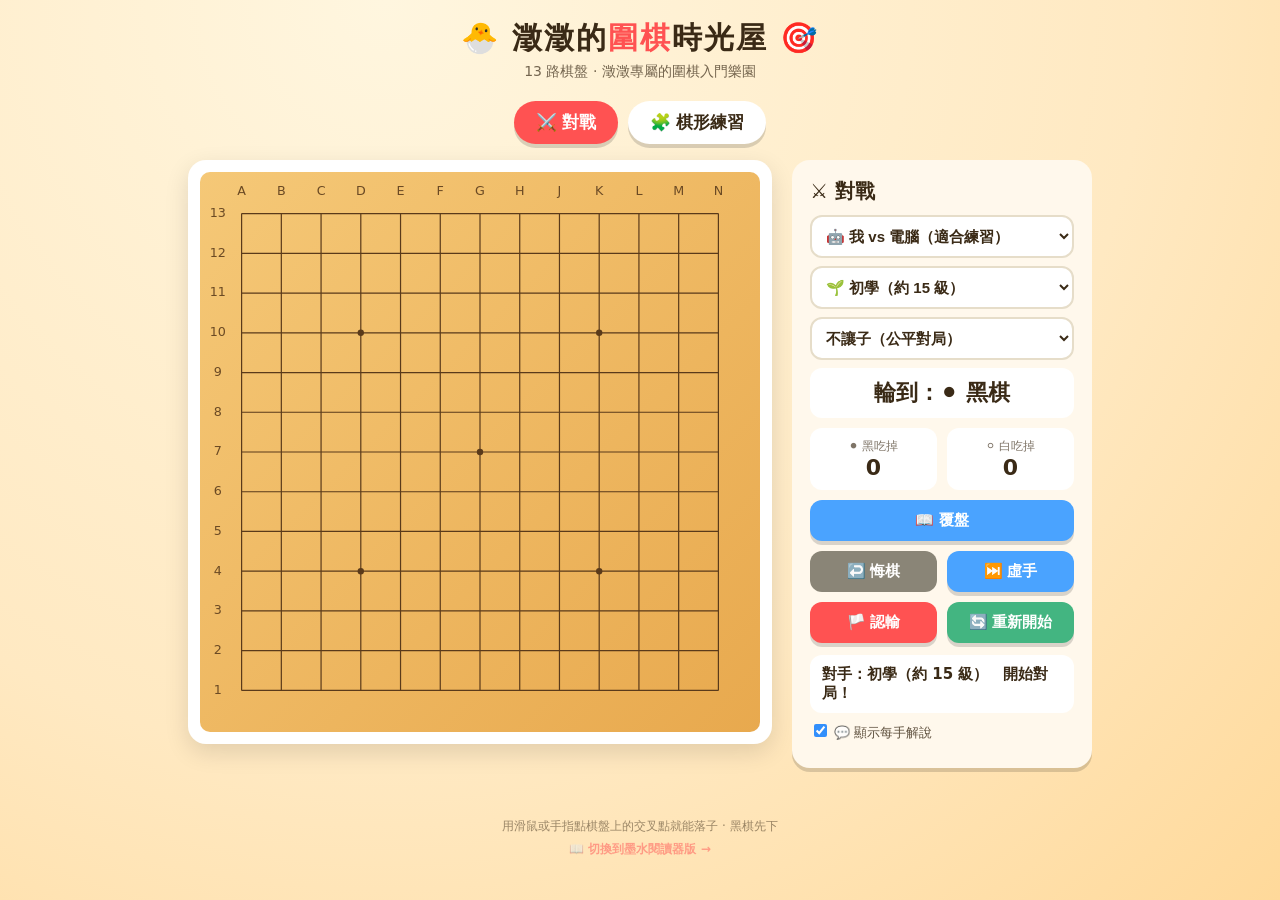
<file: index.html>
<!DOCTYPE html>
<html lang="zh-Hant">
<head>
  <meta charset="UTF-8">
  <meta name="viewport" content="width=device-width, initial-scale=1.0">
  <meta name="robots" content="noindex, nofollow">
  <title>澂澂的圍棋時光屋 · 13 路棋盤</title>
  <link rel="icon" type="image/png" href="icon-180.png">
  <link rel="apple-touch-icon" href="icon-180.png">
  <link rel="stylesheet" href="css/style.css">
</head>
<body>
  <header>
    <h1>🐣 澂澂的<span class="go">圍棋</span>時光屋 🎯</h1>
    <p>13 路棋盤 · 澂澂專屬的圍棋入門樂園</p>
  </header>

  <div class="tabs">
    <button class="tab active" data-page="vs">⚔️ 對戰</button>
    <button class="tab" data-page="practice">🧩 棋形練習</button>
  </div>

  <!-- ===== 對戰頁 ===== -->
  <section id="page-vs" class="page active">
    <div class="layout">
      <div class="board-wrap">
        <canvas id="vs-canvas" width="560" height="560"></canvas>
      </div>
      <div class="panel">
        <h2>⚔️ 對戰</h2>
        <select id="vs-mode">
          <option value="ai">🤖 我 vs 電腦（適合練習）</option>
          <option value="human">👫 兩個人一起下</option>
        </select>
        <select id="vs-level" title="對手等級">
          <option value="0">🐣 入門（約 20 級）</option>
          <option value="1" selected>🌱 初學（約 15 級）</option>
          <option value="2">🙂 初級（約 10 級）</option>
          <option value="3">💪 中級（約 5 級）</option>
          <option value="4">🔥 高級（約 1 級）</option>
          <option value="5">🏆 高手（約 1 段）</option>
        </select>
        <select id="vs-handicap" title="讓子">
          <option value="0" selected>不讓子（公平對局）</option>
          <option value="2">讓 2 子（我比較容易）</option>
          <option value="4">讓 4 子</option>
          <option value="6">讓 6 子</option>
          <option value="9">讓 9 子（最簡單）</option>
        </select>

        <div class="turn-badge">輪到：<span id="vs-turn">⚫ 黑棋</span></div>

        <div class="row">
          <div class="stat">
            <div class="label">⚫ 黑吃掉</div>
            <div class="value" id="vs-cap-black">0</div>
          </div>
          <div class="stat">
            <div class="label">⚪ 白吃掉</div>
            <div class="value" id="vs-cap-white">0</div>
          </div>
        </div>

        <div class="row">
          <button class="btn hint" id="vs-hint">💡 提示一手</button>
          <button class="btn" id="vs-replay">📖 覆盤</button>
        </div>
        <div class="row">
          <button class="btn gray" id="vs-undo">↩️ 悔棋</button>
          <button class="btn" id="vs-pass">⏭️ 虛手</button>
        </div>
        <div class="row">
          <button class="btn red" id="vs-resign">🏳️ 認輸</button>
          <button class="btn green" id="vs-restart">🔄 重新開始</button>
        </div>

        <div class="status" id="vs-status"></div>
        <div class="teach" id="vs-teach"></div>
        <label class="teach-toggle"><input type="checkbox" id="vs-teach-toggle" checked> 💬 顯示每手解說</label>
        <div class="score" id="vs-score"></div>

        <div class="replay-bar" id="vs-replay-bar" style="display:none">
          <div class="replay-info" id="vs-replay-info"></div>
          <div class="row">
            <button class="btn gray" id="vs-rp-first">⏮ 開頭</button>
            <button class="btn gray" id="vs-rp-prev">◀ 上一手</button>
            <button class="btn gray" id="vs-rp-next">下一手 ▶</button>
            <button class="btn gray" id="vs-rp-last">最後 ⏭</button>
          </div>
          <button class="btn red" id="vs-rp-exit">✖ 離開覆盤</button>
        </div>
      </div>
    </div>
  </section>

  <!-- ===== 練習頁 ===== -->
  <section id="page-practice" class="page">
    <div class="layout">
      <div class="board-wrap">
        <canvas id="pr-canvas" width="560" height="560"></canvas>
      </div>
      <div class="panel">
        <select id="pr-category" class="cat-select"></select>
        <div class="progress" id="pr-progress">進度 1 / 13</div>
        <div class="stars" id="pr-stars"></div>
        <h3 class="prob-title" id="pr-title">題目</h3>
        <p class="prob-desc" id="pr-desc">說明</p>
        <div class="hint" id="pr-hint"></div>
        <div class="status" id="pr-status"></div>
        <div class="teach" id="pr-teach"></div>
        <div class="row">
          <button class="btn gray" id="pr-prev">⬅️ 上一題</button>
          <button class="btn" id="pr-retry">🔁 重做</button>
          <button class="btn green" id="pr-next">下一題 ➡️</button>
        </div>
        <button class="btn gray reset" id="pr-reset">🧹 清除星星 重新挑戰</button>
      </div>
    </div>
  </section>

  <footer>用滑鼠或手指點棋盤上的交叉點就能落子 · 黑棋先下
    <br><a class="switch-link" id="switch-link" href="index-eink.html">📖 切換到墨水閱讀器版 →</a>
  </footer>

  <script src="js/engine.js"></script>
  <script src="js/render.js"></script>
  <script src="js/ai.js"></script>
  <script src="js/ai-search.js"></script>
  <script src="js/teach.js"></script>
  <script src="js/problems-gen.js"></script>
  <script src="js/fx.js"></script>
  <script src="js/vs.js"></script>
  <script src="js/practice.js"></script>
  <script>
    // 分頁切換
    var tabs = document.querySelectorAll('.tab');
    tabs.forEach(function (t) {
      t.addEventListener('click', function () {
        tabs.forEach(function (x) { x.classList.remove('active'); });
        t.classList.add('active');
        document.querySelectorAll('.page').forEach(function (p) { p.classList.remove('active'); });
        document.getElementById('page-' + t.dataset.page).classList.add('active');
      });
    });

    // 啟動對戰
    var vs = new VsController({
      canvas: document.getElementById('vs-canvas'),
      turnEl: document.getElementById('vs-turn'),
      capBlackEl: document.getElementById('vs-cap-black'),
      capWhiteEl: document.getElementById('vs-cap-white'),
      statusEl: document.getElementById('vs-status'),
      teachEl: document.getElementById('vs-teach'),
      teachToggle: document.getElementById('vs-teach-toggle'),
      scoreEl: document.getElementById('vs-score'),
      modeSel: document.getElementById('vs-mode'),
      levelSel: document.getElementById('vs-level'),
      handicapSel: document.getElementById('vs-handicap'),
      hintBtn: document.getElementById('vs-hint'),
      replayBtn: document.getElementById('vs-replay'),
      replayBar: document.getElementById('vs-replay-bar'),
      replayInfo: document.getElementById('vs-replay-info'),
      rpFirst: document.getElementById('vs-rp-first'),
      rpPrev: document.getElementById('vs-rp-prev'),
      rpNext: document.getElementById('vs-rp-next'),
      rpLast: document.getElementById('vs-rp-last'),
      rpExit: document.getElementById('vs-rp-exit'),
      undoBtn: document.getElementById('vs-undo'),
      passBtn: document.getElementById('vs-pass'),
      resignBtn: document.getElementById('vs-resign'),
      restartBtn: document.getElementById('vs-restart')
    });

    // 啟動練習
    var practice = new PracticeController({
      canvas: document.getElementById('pr-canvas'),
      titleEl: document.getElementById('pr-title'),
      descEl: document.getElementById('pr-desc'),
      hintEl: document.getElementById('pr-hint'),
      statusEl: document.getElementById('pr-status'),
      teachEl: document.getElementById('pr-teach'),
      categorySel: document.getElementById('pr-category'),
      progressEl: document.getElementById('pr-progress'),
      starsEl: document.getElementById('pr-stars'),
      prevBtn: document.getElementById('pr-prev'),
      nextBtn: document.getElementById('pr-next'),
      retryBtn: document.getElementById('pr-retry'),
      resetBtn: document.getElementById('pr-reset')
    });
  </script>
</body>
</html>
</file>
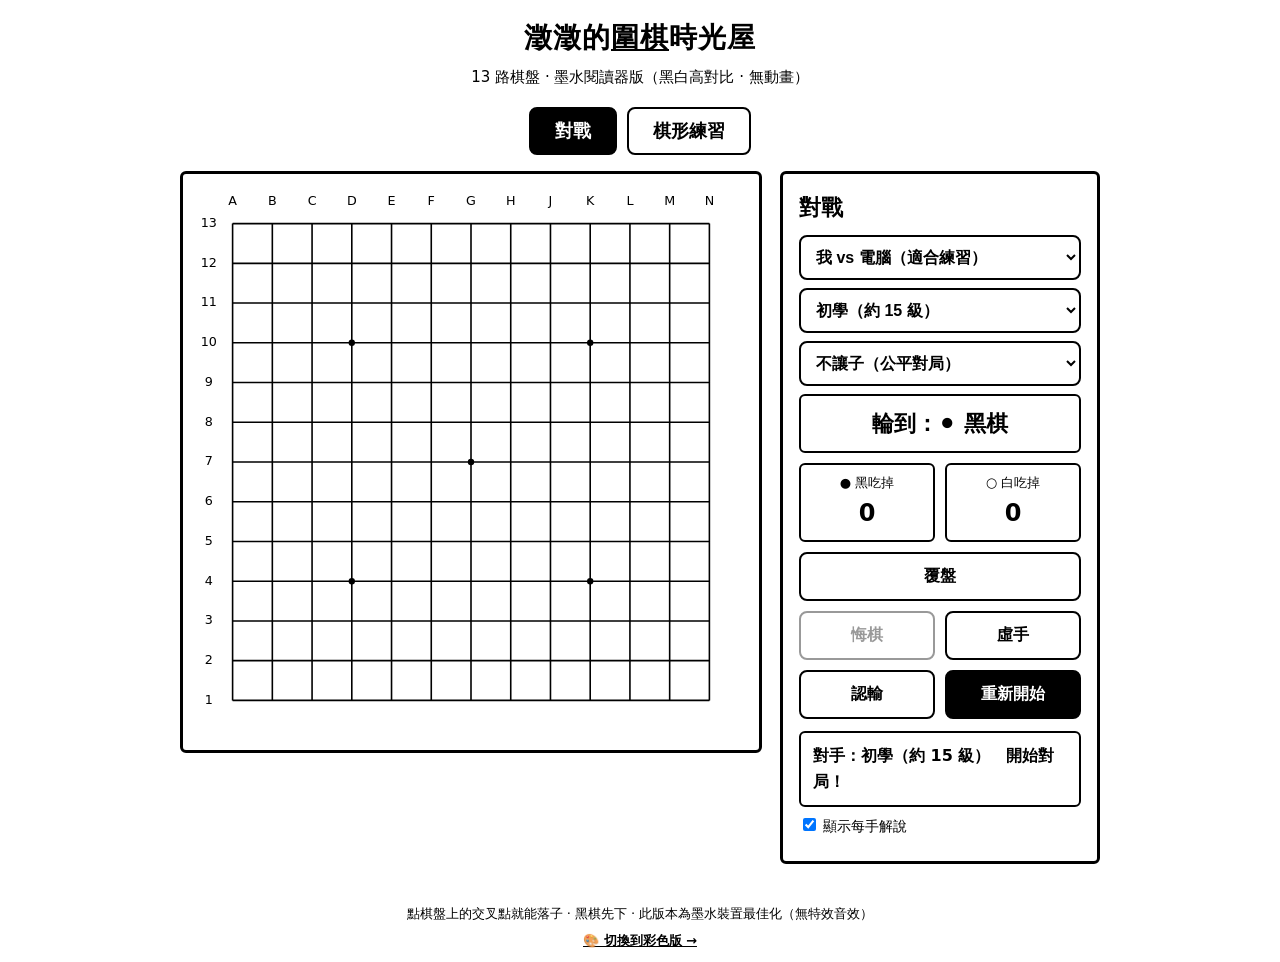
<file: index-eink.html>
<!DOCTYPE html>
<html lang="zh-Hant">
<head>
  <meta charset="UTF-8">
  <meta name="viewport" content="width=device-width, initial-scale=1.0">
  <meta name="robots" content="noindex, nofollow">
  <title>澂澂的圍棋時光屋 · 墨水版</title>
  <link rel="icon" type="image/png" href="icon-180.png">
  <link rel="apple-touch-icon" href="icon-180.png">
  <link rel="stylesheet" href="css/style-eink.css">
</head>
<body>
  <header>
    <h1>澂澂的<span class="go">圍棋</span>時光屋</h1>
    <p>13 路棋盤 · 墨水閱讀器版（黑白高對比 · 無動畫）</p>
  </header>

  <div class="tabs">
    <button class="tab active" data-page="vs">對戰</button>
    <button class="tab" data-page="practice">棋形練習</button>
  </div>

  <!-- ===== 對戰頁 ===== -->
  <section id="page-vs" class="page active">
    <div class="layout">
      <div class="board-wrap">
        <canvas id="vs-canvas" width="560" height="560"></canvas>
      </div>
      <div class="panel">
        <h2>對戰</h2>
        <select id="vs-mode">
          <option value="ai">我 vs 電腦（適合練習）</option>
          <option value="human">兩個人一起下</option>
        </select>
        <select id="vs-level" title="對手等級">
          <option value="0">入門（約 20 級）</option>
          <option value="1" selected>初學（約 15 級）</option>
          <option value="2">初級（約 10 級）</option>
          <option value="3">中級（約 5 級）</option>
          <option value="4">高級（約 1 級）</option>
          <option value="5">高手（約 1 段）</option>
        </select>
        <select id="vs-handicap" title="讓子">
          <option value="0" selected>不讓子（公平對局）</option>
          <option value="2">讓 2 子（我比較容易）</option>
          <option value="4">讓 4 子</option>
          <option value="6">讓 6 子</option>
          <option value="9">讓 9 子（最簡單）</option>
        </select>

        <div class="turn-badge">輪到：<span id="vs-turn">● 黑棋</span></div>

        <div class="row">
          <div class="stat">
            <div class="label">● 黑吃掉</div>
            <div class="value" id="vs-cap-black">0</div>
          </div>
          <div class="stat">
            <div class="label">○ 白吃掉</div>
            <div class="value" id="vs-cap-white">0</div>
          </div>
        </div>

        <div class="row">
          <button class="btn hint" id="vs-hint">提示一手</button>
          <button class="btn" id="vs-replay">覆盤</button>
        </div>
        <div class="row">
          <button class="btn gray" id="vs-undo">悔棋</button>
          <button class="btn" id="vs-pass">虛手</button>
        </div>
        <div class="row">
          <button class="btn red" id="vs-resign">認輸</button>
          <button class="btn green" id="vs-restart">重新開始</button>
        </div>

        <div class="status" id="vs-status"></div>
        <div class="teach" id="vs-teach"></div>
        <label class="teach-toggle"><input type="checkbox" id="vs-teach-toggle" checked> 顯示每手解說</label>
        <div class="score" id="vs-score"></div>

        <div class="replay-bar" id="vs-replay-bar" style="display:none">
          <div class="replay-info" id="vs-replay-info"></div>
          <div class="row">
            <button class="btn gray" id="vs-rp-first">⏮ 開頭</button>
            <button class="btn gray" id="vs-rp-prev">◀ 上一手</button>
            <button class="btn gray" id="vs-rp-next">下一手 ▶</button>
            <button class="btn gray" id="vs-rp-last">最後 ⏭</button>
          </div>
          <button class="btn red" id="vs-rp-exit">✖ 離開覆盤</button>
        </div>
      </div>
    </div>
  </section>

  <!-- ===== 練習頁 ===== -->
  <section id="page-practice" class="page">
    <div class="layout">
      <div class="board-wrap">
        <canvas id="pr-canvas" width="560" height="560"></canvas>
      </div>
      <div class="panel">
        <select id="pr-category" class="cat-select"></select>
        <div class="progress" id="pr-progress">進度 1 / 13</div>
        <div class="stars" id="pr-stars"></div>
        <h3 class="prob-title" id="pr-title">題目</h3>
        <p class="prob-desc" id="pr-desc">說明</p>
        <div class="hint" id="pr-hint"></div>
        <div class="status" id="pr-status"></div>
        <div class="teach" id="pr-teach"></div>
        <div class="row">
          <button class="btn gray" id="pr-prev">上一題</button>
          <button class="btn" id="pr-retry">重做</button>
          <button class="btn green" id="pr-next">下一題</button>
        </div>
        <button class="btn gray reset" id="pr-reset">清除星星 重新挑戰</button>
      </div>
    </div>
  </section>

  <footer>點棋盤上的交叉點就能落子 · 黑棋先下 · 此版本為墨水裝置最佳化（無特效音效）
    <br><a class="switch-link" id="switch-link" href="index.html">🎨 切換到彩色版 →</a>
  </footer>

  <script src="js/engine.js"></script>
  <script src="js/render.js"></script>
  <script src="js/ai.js"></script>
  <script src="js/ai-search.js"></script>
  <script src="js/teach.js"></script>
  <script src="js/problems-gen.js"></script>
  <script src="js/vs.js"></script>
  <script src="js/practice.js"></script>
  <script>
    // 分頁切換
    var tabs = document.querySelectorAll('.tab');
    tabs.forEach(function (t) {
      t.addEventListener('click', function () {
        tabs.forEach(function (x) { x.classList.remove('active'); });
        t.classList.add('active');
        document.querySelectorAll('.page').forEach(function (p) { p.classList.remove('active'); });
        document.getElementById('page-' + t.dataset.page).classList.add('active');
      });
    });

    // 啟動對戰（墨水模式）
    var vs = new VsController({
      eink: true,
      canvas: document.getElementById('vs-canvas'),
      turnEl: document.getElementById('vs-turn'),
      capBlackEl: document.getElementById('vs-cap-black'),
      capWhiteEl: document.getElementById('vs-cap-white'),
      statusEl: document.getElementById('vs-status'),
      teachEl: document.getElementById('vs-teach'),
      teachToggle: document.getElementById('vs-teach-toggle'),
      scoreEl: document.getElementById('vs-score'),
      modeSel: document.getElementById('vs-mode'),
      levelSel: document.getElementById('vs-level'),
      handicapSel: document.getElementById('vs-handicap'),
      hintBtn: document.getElementById('vs-hint'),
      replayBtn: document.getElementById('vs-replay'),
      replayBar: document.getElementById('vs-replay-bar'),
      replayInfo: document.getElementById('vs-replay-info'),
      rpFirst: document.getElementById('vs-rp-first'),
      rpPrev: document.getElementById('vs-rp-prev'),
      rpNext: document.getElementById('vs-rp-next'),
      rpLast: document.getElementById('vs-rp-last'),
      rpExit: document.getElementById('vs-rp-exit'),
      undoBtn: document.getElementById('vs-undo'),
      passBtn: document.getElementById('vs-pass'),
      resignBtn: document.getElementById('vs-resign'),
      restartBtn: document.getElementById('vs-restart')
    });

    // 啟動練習（墨水模式）
    var practice = new PracticeController({
      eink: true,
      canvas: document.getElementById('pr-canvas'),
      titleEl: document.getElementById('pr-title'),
      descEl: document.getElementById('pr-desc'),
      hintEl: document.getElementById('pr-hint'),
      statusEl: document.getElementById('pr-status'),
      teachEl: document.getElementById('pr-teach'),
      categorySel: document.getElementById('pr-category'),
      progressEl: document.getElementById('pr-progress'),
      starsEl: document.getElementById('pr-stars'),
      prevBtn: document.getElementById('pr-prev'),
      nextBtn: document.getElementById('pr-next'),
      retryBtn: document.getElementById('pr-retry'),
      resetBtn: document.getElementById('pr-reset')
    });
  </script>
</body>
</html>
</file>
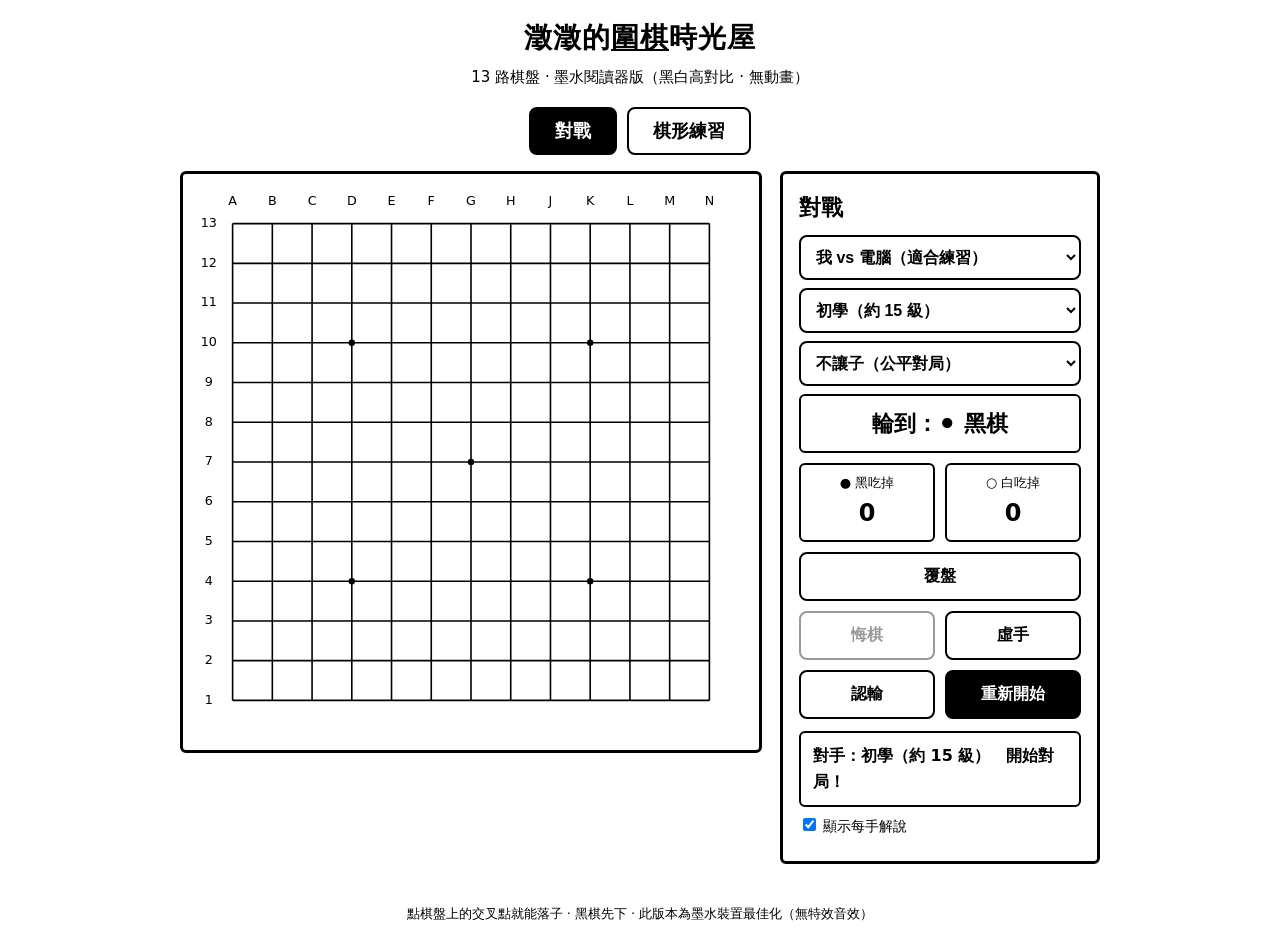
<file: 澂澂的圍棋時光屋-墨水版.html>
<!DOCTYPE html>
<html lang="zh-Hant">
<head>
  <meta charset="UTF-8">
  <meta name="viewport" content="width=device-width, initial-scale=1.0, user-scalable=yes">
  <meta name="apple-mobile-web-app-capable" content="yes">
  <meta name="mobile-web-app-capable" content="yes">
  <meta name="robots" content="noindex, nofollow">
  <title>澂澂的圍棋時光屋 · 墨水版</title>
  <link rel="icon" type="image/png" href="[data-uri]">
  <link rel="apple-touch-icon" href="[data-uri]">
  <style>
/* 墨水閱讀器專用樣式：純黑白高對比、無漸層、無動畫、大字大按鈕
   適用 Kindle / Boox / reMarkable 等 e-ink 裝置 */

* { box-sizing: border-box; }

body {
  margin: 0;
  font-family: "PingFang TC", "Microsoft JhengHei", system-ui, sans-serif;
  background: #ffffff;
  color: #000000;
  min-height: 100vh;
  font-size: 17px;
  line-height: 1.6;
}

header { text-align: center; padding: 16px 12px 4px; }
header h1 { margin: 0; font-size: 28px; font-weight: 800; letter-spacing: 1px; }
header h1 .go { color: #000; text-decoration: underline; }
header p { margin: 4px 0 0; font-size: 15px; }

/* 模式分頁 */
.tabs {
  display: flex;
  gap: 10px;
  justify-content: center;
  margin: 14px 0 8px;
  flex-wrap: wrap;
}
.tab {
  border: 2.5px solid #000;
  background: #fff;
  color: #000;
  font-size: 18px;
  font-weight: 700;
  padding: 10px 24px;
  border-radius: 8px;
  cursor: pointer;
}
.tab.active { background: #000; color: #fff; }

.page { display: none; padding: 8px 14px 30px; }
.page.active { display: block; }

.layout {
  display: flex;
  gap: 18px;
  justify-content: center;
  align-items: flex-start;
  flex-wrap: wrap;
  max-width: 1000px;
  margin: 0 auto;
}

.board-wrap {
  background: #fff;
  padding: 8px;
  border: 3px solid #000;
  border-radius: 6px;
}
canvas {
  display: block;
  cursor: pointer;
  touch-action: manipulation;
  background: #fff;
}

/* 側欄面板 */
.panel {
  background: #fff;
  border: 3px solid #000;
  border-radius: 6px;
  padding: 16px;
  width: 320px;
}
.panel h2 { margin: 0 0 10px; font-size: 22px; }

.row { display: flex; gap: 10px; margin: 10px 0; flex-wrap: wrap; }

.stat {
  flex: 1;
  background: #fff;
  border: 2px solid #000;
  border-radius: 6px;
  padding: 8px;
  text-align: center;
  min-width: 80px;
}
.stat .label { font-size: 13px; }
.stat .value { font-size: 24px; font-weight: 800; }

.turn-badge {
  text-align: center;
  font-size: 22px;
  font-weight: 800;
  background: #fff;
  border: 2px solid #000;
  border-radius: 6px;
  padding: 10px;
  margin-bottom: 8px;
}

button.btn {
  border: 2.5px solid #000;
  border-radius: 8px;
  padding: 12px 14px;
  font-size: 16px;
  font-weight: 700;
  cursor: pointer;
  color: #000;
  background: #fff;
  flex: 1;
  min-width: 80px;
}
/* 主要動作用實心黑，最醒目 */
button.btn.green { background: #000; color: #fff; }
button.btn.hint { background: #e6e6e6; border-style: dashed; }
button.btn:disabled { color: #999; border-color: #999; cursor: not-allowed; }
button.btn.reset { width: 100%; margin-top: 10px; font-size: 14px; }

select {
  width: 100%;
  padding: 11px;
  margin-bottom: 8px;
  border-radius: 8px;
  border: 2.5px solid #000;
  font-size: 16px;
  font-weight: 600;
  background: #fff;
  color: #000;
}

.status {
  min-height: 24px;
  margin-top: 12px;
  padding: 10px 12px;
  border: 2px solid #000;
  border-radius: 6px;
  font-size: 16px;
  font-weight: 600;
  background: #fff;
}
/* 用邊框粗細＋底紋區分，不靠顏色 */
.status.ok { background: #fff; border-width: 3px; }
.status.warn { background: #eee; }

.score { margin-top: 8px; font-size: 14px; text-align: center; }

/* 解說框 */
.teach {
  margin-top: 10px;
  padding: 10px 12px;
  border: 2px solid #000;
  border-radius: 6px;
  background: #f2f2f2;
  color: #000;
  font-size: 15px;
  line-height: 1.6;
}
.teach:empty { display: none; }
.teach-toggle {
  display: block;
  margin-top: 8px;
  font-size: 14px;
  cursor: pointer;
  user-select: none;
}

/* 覆盤導覽列 */
.replay-bar {
  margin-top: 12px;
  padding: 12px;
  border-radius: 6px;
  border: 3px solid #000;
  background: #fff;
}
.replay-info {
  font-size: 15px;
  line-height: 1.6;
  font-weight: 600;
  margin-bottom: 8px;
  min-height: 44px;
}
.replay-bar .btn { font-size: 14px; padding: 10px 6px; min-width: 56px; }

/* 練習頁 */
.prob-title { margin: 0 0 8px; font-size: 21px; font-weight: 800; }
.prob-desc { font-size: 16px; line-height: 1.7; }
.hint {
  margin-top: 10px;
  padding: 10px 12px;
  border: 2px dashed #000;
  border-radius: 6px;
  background: #fff;
  font-size: 15px;
  display: none;
}
.hint.show { display: block; }
.cat-select { font-weight: 700; margin-bottom: 6px; }
.progress { text-align: center; font-weight: 700; margin: 6px 0; font-size: 16px; }

/* 星星關卡列 */
.stars {
  display: flex;
  flex-wrap: wrap;
  gap: 6px;
  justify-content: center;
  margin: 8px 0 12px;
}
.star {
  width: 34px;
  height: 34px;
  border: 2px solid #000;
  border-radius: 50%;
  font-size: 16px;
  font-weight: 800;
  cursor: pointer;
  background: #fff;
  color: #000;
  display: flex;
  align-items: center;
  justify-content: center;
  padding: 0;
}
.star.done { background: #000; color: #fff; }        /* 過關：實心黑底白星 */
.star.current { border-width: 4px; }                  /* 目前關：粗框 */

footer { text-align: center; font-size: 13px; padding: 10px; }
.switch-link {
  display: inline-block;
  margin-top: 6px;
  color: #000;
  font-weight: 800;
  text-decoration: underline;
}

/* 明確關閉任何可能殘留的動畫（墨水裝置不適合） */
canvas.celebrate { animation: none !important; }

</style>
</head>
<body>
  <header>
    <h1>澂澂的<span class="go">圍棋</span>時光屋</h1>
    <p>13 路棋盤 · 墨水閱讀器版（黑白高對比 · 無動畫）</p>
  </header>

  <div class="tabs">
    <button class="tab active" data-page="vs">對戰</button>
    <button class="tab" data-page="practice">棋形練習</button>
  </div>

  <!-- ===== 對戰頁 ===== -->
  <section id="page-vs" class="page active">
    <div class="layout">
      <div class="board-wrap">
        <canvas id="vs-canvas" width="560" height="560"></canvas>
      </div>
      <div class="panel">
        <h2>對戰</h2>
        <select id="vs-mode">
          <option value="ai">我 vs 電腦（適合練習）</option>
          <option value="human">兩個人一起下</option>
        </select>
        <select id="vs-level" title="對手等級">
          <option value="0">入門（約 20 級）</option>
          <option value="1" selected>初學（約 15 級）</option>
          <option value="2">初級（約 10 級）</option>
          <option value="3">中級（約 5 級）</option>
          <option value="4">高級（約 1 級）</option>
          <option value="5">高手（約 1 段）</option>
        </select>
        <select id="vs-handicap" title="讓子">
          <option value="0" selected>不讓子（公平對局）</option>
          <option value="2">讓 2 子（我比較容易）</option>
          <option value="4">讓 4 子</option>
          <option value="6">讓 6 子</option>
          <option value="9">讓 9 子（最簡單）</option>
        </select>

        <div class="turn-badge">輪到：<span id="vs-turn">● 黑棋</span></div>

        <div class="row">
          <div class="stat">
            <div class="label">● 黑吃掉</div>
            <div class="value" id="vs-cap-black">0</div>
          </div>
          <div class="stat">
            <div class="label">○ 白吃掉</div>
            <div class="value" id="vs-cap-white">0</div>
          </div>
        </div>

        <div class="row">
          <button class="btn hint" id="vs-hint">提示一手</button>
          <button class="btn" id="vs-replay">覆盤</button>
        </div>
        <div class="row">
          <button class="btn gray" id="vs-undo">悔棋</button>
          <button class="btn" id="vs-pass">虛手</button>
        </div>
        <div class="row">
          <button class="btn red" id="vs-resign">認輸</button>
          <button class="btn green" id="vs-restart">重新開始</button>
        </div>

        <div class="status" id="vs-status"></div>
        <div class="teach" id="vs-teach"></div>
        <label class="teach-toggle"><input type="checkbox" id="vs-teach-toggle" checked> 顯示每手解說</label>
        <div class="score" id="vs-score"></div>

        <div class="replay-bar" id="vs-replay-bar" style="display:none">
          <div class="replay-info" id="vs-replay-info"></div>
          <div class="row">
            <button class="btn gray" id="vs-rp-first">⏮ 開頭</button>
            <button class="btn gray" id="vs-rp-prev">◀ 上一手</button>
            <button class="btn gray" id="vs-rp-next">下一手 ▶</button>
            <button class="btn gray" id="vs-rp-last">最後 ⏭</button>
          </div>
          <button class="btn red" id="vs-rp-exit">✖ 離開覆盤</button>
        </div>
      </div>
    </div>
  </section>

  <!-- ===== 練習頁 ===== -->
  <section id="page-practice" class="page">
    <div class="layout">
      <div class="board-wrap">
        <canvas id="pr-canvas" width="560" height="560"></canvas>
      </div>
      <div class="panel">
        <select id="pr-category" class="cat-select"></select>
        <div class="progress" id="pr-progress">進度 1 / 13</div>
        <div class="stars" id="pr-stars"></div>
        <h3 class="prob-title" id="pr-title">題目</h3>
        <p class="prob-desc" id="pr-desc">說明</p>
        <div class="hint" id="pr-hint"></div>
        <div class="status" id="pr-status"></div>
        <div class="teach" id="pr-teach"></div>
        <div class="row">
          <button class="btn gray" id="pr-prev">上一題</button>
          <button class="btn" id="pr-retry">重做</button>
          <button class="btn green" id="pr-next">下一題</button>
        </div>
        <button class="btn gray reset" id="pr-reset">清除星星 重新挑戰</button>
      </div>
    </div>
  </section>

  <footer>點棋盤上的交叉點就能落子 · 黑棋先下 · 此版本為墨水裝置最佳化（無特效音效）
  </footer>

  <script>
/* 圍棋規則核心引擎 —— 13 路棋盤
   負責：落子、氣的計算、提子、禁著點(自殺)、打劫(簡易 ko)
   不含任何畫面邏輯，方便對戰與練習共用 */

(function (global) {
  'use strict';

  var EMPTY = 0;
  var BLACK = 1;
  var WHITE = 2;

  function GoEngine(size) {
    this.size = size || 13;
    this.reset();
  }

  GoEngine.EMPTY = EMPTY;
  GoEngine.BLACK = BLACK;
  GoEngine.WHITE = WHITE;

  GoEngine.prototype.reset = function () {
    var n = this.size;
    this.board = [];
    for (var y = 0; y < n; y++) {
      var row = [];
      for (var x = 0; x < n; x++) row.push(EMPTY);
      this.board.push(row);
    }
    this.turn = BLACK;            // 黑先
    this.captures = { 1: 0, 2: 0 }; // 各方提子數
    this.koPoint = null;         // 打劫禁著點 {x,y}
    this.history = [];           // 每步快照，供悔棋
    this.lastMove = null;
    this.passes = 0;
    this.record = [];            // 覆盤用：每手後的盤面快照
    this.recordReset();
  };

  // 覆盤快照工具 ----------------------------------------------------
  GoEngine.prototype._frame = function (move, captured) {
    return {
      board: this.board.map(function (r) { return r.slice(); }),
      captures: { 1: this.captures[1], 2: this.captures[2] },
      lastMove: move,           // { x, y, color } 或 null（起手/虛手）
      captured: captured || 0,
      moveNo: this.record ? this.record.length : 0
    };
  };

  // 以「目前盤面」為第 0 手起點（讓子擺完後呼叫，含讓子）
  GoEngine.prototype.recordReset = function () {
    var f = this._frame(null, 0);
    f.moveNo = 0;
    this.record = [f];
  };

  GoEngine.prototype.inBounds = function (x, y) {
    return x >= 0 && y >= 0 && x < this.size && y < this.size;
  };

  GoEngine.prototype.get = function (x, y) {
    return this.board[y][x];
  };

  GoEngine.prototype.opponent = function (color) {
    return color === BLACK ? WHITE : BLACK;
  };

  // 取得某顆棋子所屬的整塊(相連同色) + 這塊的氣
  GoEngine.prototype.groupAndLiberties = function (x, y) {
    var color = this.board[y][x];
    var stones = [];
    var liberties = {};
    var seen = {};
    var stack = [[x, y]];
    seen[x + ',' + y] = true;
    var dirs = [[1, 0], [-1, 0], [0, 1], [0, -1]];
    while (stack.length) {
      var cur = stack.pop();
      var cx = cur[0], cy = cur[1];
      stones.push({ x: cx, y: cy });
      for (var i = 0; i < 4; i++) {
        var nx = cx + dirs[i][0], ny = cy + dirs[i][1];
        if (!this.inBounds(nx, ny)) continue;
        var v = this.board[ny][nx];
        if (v === EMPTY) {
          liberties[nx + ',' + ny] = true;
        } else if (v === color && !seen[nx + ',' + ny]) {
          seen[nx + ',' + ny] = true;
          stack.push([nx, ny]);
        }
      }
    }
    return { stones: stones, liberties: Object.keys(liberties).length };
  };

  // 計算某座標若有棋子的氣數（不改動棋盤）
  GoEngine.prototype.libertiesAt = function (x, y) {
    if (this.board[y][x] === EMPTY) return 0;
    return this.groupAndLiberties(x, y).liberties;
  };

  // 試落子，回傳結果物件而不修改棋盤（供 AI / 練習判斷）
  // { legal, reason, captured:[{x,y}...] }
  GoEngine.prototype.tryPlay = function (x, y, color) {
    if (!this.inBounds(x, y)) return { legal: false, reason: 'out' };
    if (this.board[y][x] !== EMPTY) return { legal: false, reason: 'occupied' };
    if (this.koPoint && this.koPoint.x === x && this.koPoint.y === y) {
      return { legal: false, reason: 'ko' };
    }

    var opp = this.opponent(color);
    var dirs = [[1, 0], [-1, 0], [0, 1], [0, -1]];

    // 暫放
    this.board[y][x] = color;
    var captured = [];
    var capKeys = {};

    // 檢查四鄰敵子是否被提
    for (var i = 0; i < 4; i++) {
      var nx = x + dirs[i][0], ny = y + dirs[i][1];
      if (!this.inBounds(nx, ny)) continue;
      if (this.board[ny][nx] === opp) {
        var g = this.groupAndLiberties(nx, ny);
        if (g.liberties === 0) {
          for (var j = 0; j < g.stones.length; j++) {
            var s = g.stones[j];
            var k = s.x + ',' + s.y;
            if (!capKeys[k]) { capKeys[k] = true; captured.push(s); }
          }
        }
      }
    }

    // 若沒提到子，檢查自己是否有氣（禁自殺）
    if (captured.length === 0) {
      var self = this.groupAndLiberties(x, y);
      if (self.liberties === 0) {
        this.board[y][x] = EMPTY; // 還原
        return { legal: false, reason: 'suicide' };
      }
    }

    this.board[y][x] = EMPTY; // 還原（tryPlay 不改棋盤）
    return { legal: true, captured: captured };
  };

  // 正式落子；成功回傳 true
  GoEngine.prototype.play = function (x, y) {
    var color = this.turn;
    var res = this.tryPlay(x, y, color);
    if (!res.legal) return res;

    this.pushHistory();

    var opp = this.opponent(color);
    this.board[y][x] = color;
    for (var i = 0; i < res.captured.length; i++) {
      var c = res.captured[i];
      this.board[c.y][c.x] = EMPTY;
    }
    this.captures[color] += res.captured.length;

    // 簡易打劫：只提 1 子、且自身也只有 1 氣時，設禁著點
    if (res.captured.length === 1) {
      var self = this.groupAndLiberties(x, y);
      if (self.liberties === 1 && self.stones.length === 1) {
        this.koPoint = { x: res.captured[0].x, y: res.captured[0].y };
      } else {
        this.koPoint = null;
      }
    } else {
      this.koPoint = null;
    }

    this.lastMove = { x: x, y: y, color: color };
    this.turn = opp;
    this.passes = 0;
    if (this.record) this.record.push(this._frame(this.lastMove, res.captured.length));
    return { legal: true, captured: res.captured };
  };

  GoEngine.prototype.pass = function () {
    this.pushHistory();
    this.koPoint = null;
    this.lastMove = null;
    var passColor = this.turn;
    this.passes += 1;
    this.turn = this.opponent(this.turn);
    if (this.record) {
      var f = this._frame(null, 0);
      f.pass = passColor;   // 記錄虛手方
      this.record.push(f);
    }
    return this.passes >= 2; // 連續兩 pass 即終局
  };

  GoEngine.prototype.pushHistory = function () {
    this.history.push({
      board: this.board.map(function (r) { return r.slice(); }),
      turn: this.turn,
      captures: { 1: this.captures[1], 2: this.captures[2] },
      koPoint: this.koPoint ? { x: this.koPoint.x, y: this.koPoint.y } : null,
      lastMove: this.lastMove
    });
  };

  GoEngine.prototype.undo = function () {
    if (!this.history.length) return false;
    var s = this.history.pop();
    this.board = s.board.map(function (r) { return r.slice(); });
    this.turn = s.turn;
    this.captures = { 1: s.captures[1], 2: s.captures[2] };
    this.koPoint = s.koPoint;
    this.lastMove = s.lastMove;
    this.passes = 0;
    if (this.record && this.record.length > 1) this.record.pop();
    return true;
  };

  // 找出所有合法落子點（給 AI 用）
  GoEngine.prototype.legalMoves = function (color) {
    var moves = [];
    for (var y = 0; y < this.size; y++) {
      for (var x = 0; x < this.size; x++) {
        if (this.board[y][x] !== EMPTY) continue;
        var r = this.tryPlay(x, y, color);
        if (r.legal) moves.push({ x: x, y: y, captured: r.captured.length });
      }
    }
    return moves;
  };

  // 簡易數子(面積法)：空點若只被單一顏色包圍算該方地
  // 兒童版粗略估算，回傳 { black, white }
  GoEngine.prototype.scoreEstimate = function () {
    var n = this.size;
    var visited = {};
    var territory = { 1: 0, 2: 0 };
    var stoneCount = { 1: 0, 2: 0 };
    var dirs = [[1, 0], [-1, 0], [0, 1], [0, -1]];

    for (var y = 0; y < n; y++) {
      for (var x = 0; x < n; x++) {
        var v = this.board[y][x];
        if (v === BLACK) stoneCount[1]++;
        else if (v === WHITE) stoneCount[2]++;
        else {
          var key = x + ',' + y;
          if (visited[key]) continue;
          // flood fill 這塊空地
          var region = [];
          var borders = {};
          var stack = [[x, y]];
          visited[key] = true;
          while (stack.length) {
            var c = stack.pop();
            region.push(c);
            for (var i = 0; i < 4; i++) {
              var nx = c[0] + dirs[i][0], ny = c[1] + dirs[i][1];
              if (!this.inBounds(nx, ny)) continue;
              var nv = this.board[ny][nx];
              if (nv === EMPTY) {
                var nk = nx + ',' + ny;
                if (!visited[nk]) { visited[nk] = true; stack.push([nx, ny]); }
              } else {
                borders[nv] = true;
              }
            }
          }
          if (borders[BLACK] && !borders[WHITE]) territory[1] += region.length;
          else if (borders[WHITE] && !borders[BLACK]) territory[2] += region.length;
        }
      }
    }
    return {
      black: stoneCount[1] + territory[1],
      white: stoneCount[2] + territory[2],
      blackTerritory: territory[1],
      whiteTerritory: territory[2]
    };
  };

  // 由外部佈局（練習題用）：stones = [{x,y,color}], turn
  GoEngine.prototype.setup = function (stones, turn) {
    this.reset();
    for (var i = 0; i < stones.length; i++) {
      var s = stones[i];
      this.board[s.y][s.x] = s.color;
    }
    this.turn = turn || BLACK;
    this.history = [];
  };

  global.GoEngine = GoEngine;
})(window);

</script>
  <script>
/* Canvas 棋盤繪製器 —— 童趣木紋棋盤、立體棋子、星位、最後一手標記
   對外：new BoardRenderer(canvas, engine, options)
        .draw()           重繪
        .onPoint(cb)      註冊點擊格點回呼 (x,y)
        .setMarks(arr)    設定額外標記（練習提示用） */

(function (global) {
  'use strict';

  var BLACK = 1, WHITE = 2, EMPTY = 0;

  function BoardRenderer(canvas, engine, options) {
    this.canvas = canvas;
    this.ctx = canvas.getContext('2d');
    this.engine = engine;
    this.opts = options || {};
    this.eink = !!this.opts.eink;  // 墨水模式：純黑白、實心、無漸層、關閉落子預覽
    this.marks = [];          // [{x,y,type:'circle|triangle|square|dot', color, text}]
    this.ghost = null;        // 滑鼠預覽落子點
    this.pointCb = null;
    this._bindEvents();
    this.resize();
  }

  BoardRenderer.prototype.resize = function () {
    // 依 CSS 尺寸配置高解析度畫布
    var rect = this.canvas.getBoundingClientRect();
    var px = Math.max(300, Math.min(rect.width || 560, 640));
    var dpr = global.devicePixelRatio || 1;
    this.pixel = px;
    this.canvas.width = px * dpr;
    this.canvas.height = px * dpr;
    this.canvas.style.width = px + 'px';
    this.canvas.style.height = px + 'px';
    this.ctx.setTransform(dpr, 0, 0, dpr, 0, 0);

    var n = this.engine.size;
    this.pad = px * 0.06 + 8;          // 邊距（留座標）
    this.grid = (px - this.pad * 2) / (n - 1);
    this.stoneR = this.grid * 0.46;
    this.draw();
  };

  BoardRenderer.prototype._bindEvents = function () {
    var self = this;
    this.canvas.addEventListener('click', function (e) {
      var p = self._eventToGrid(e);
      if (p && self.pointCb) self.pointCb(p.x, p.y);
    });
    this.canvas.addEventListener('mousemove', function (e) {
      if (self.eink) return;  // 墨水模式不做落子預覽，避免移動時不斷重繪殘影
      var p = self._eventToGrid(e);
      var changed = (!!p !== !!self.ghost) ||
        (p && self.ghost && (p.x !== self.ghost.x || p.y !== self.ghost.y));
      self.ghost = p;
      if (changed) self.draw();
    });
    this.canvas.addEventListener('mouseleave', function () {
      if (self.ghost) { self.ghost = null; self.draw(); }
    });
  };

  BoardRenderer.prototype._eventToGrid = function (e) {
    var rect = this.canvas.getBoundingClientRect();
    var mx = e.clientX - rect.left;
    var my = e.clientY - rect.top;
    var gx = Math.round((mx - this.pad) / this.grid);
    var gy = Math.round((my - this.pad) / this.grid);
    if (gx < 0 || gy < 0 || gx >= this.engine.size || gy >= this.engine.size) return null;
    // 只在靠近格點時有效
    var cx = this.pad + gx * this.grid;
    var cy = this.pad + gy * this.grid;
    if (Math.hypot(mx - cx, my - cy) > this.grid * 0.5) return null;
    return { x: gx, y: gy };
  };

  BoardRenderer.prototype.onPoint = function (cb) { this.pointCb = cb; };
  BoardRenderer.prototype.setMarks = function (arr) { this.marks = arr || []; this.draw(); };

  BoardRenderer.prototype._starPoints = function () {
    var n = this.engine.size;
    if (n === 13) return [[3, 3], [9, 3], [6, 6], [3, 9], [9, 9]];
    if (n === 9) return [[2, 2], [6, 2], [4, 4], [2, 6], [6, 6]];
    if (n === 19) return [[3, 3], [9, 3], [15, 3], [3, 9], [9, 9], [15, 9], [3, 15], [9, 15], [15, 15]];
    return [];
  };

  BoardRenderer.prototype.cx = function (x) { return this.pad + x * this.grid; };
  BoardRenderer.prototype.cy = function (y) { return this.pad + y * this.grid; };

  BoardRenderer.prototype.draw = function () {
    var ctx = this.ctx, n = this.engine.size, px = this.pixel;

    // 底色（墨水模式：純白平面，無漸層）
    if (this.eink) {
      ctx.fillStyle = '#ffffff';
      ctx.fillRect(0, 0, px, px);
    } else {
      var g = ctx.createLinearGradient(0, 0, px, px);
      g.addColorStop(0, '#f5c877');
      g.addColorStop(1, '#e8a94e');
      ctx.fillStyle = g;
      ctx.fillRect(0, 0, px, px);
    }

    var lineColor = this.eink ? '#000000' : '#5a3a1a';

    // 格線
    ctx.strokeStyle = lineColor;
    ctx.lineWidth = this.eink ? 1.6 : 1.2;
    ctx.beginPath();
    for (var i = 0; i < n; i++) {
      ctx.moveTo(this.cx(0), this.cy(i)); ctx.lineTo(this.cx(n - 1), this.cy(i));
      ctx.moveTo(this.cx(i), this.cy(0)); ctx.lineTo(this.cx(i), this.cy(n - 1));
    }
    ctx.stroke();

    // 座標標示（A.. / 1..）
    ctx.fillStyle = this.eink ? '#000000' : '#6b4a24';
    ctx.font = Math.max(9, this.grid * 0.32) + 'px system-ui, sans-serif';
    ctx.textAlign = 'center';
    ctx.textBaseline = 'middle';
    var letters = 'ABCDEFGHJKLMNOPQRST';
    for (var c = 0; c < n; c++) {
      ctx.fillText(letters[c], this.cx(c), this.pad - this.grid * 0.55);
      ctx.fillText(String(n - c), this.pad - this.grid * 0.6, this.cy(c));
    }

    // 星位
    var stars = this._starPoints();
    ctx.fillStyle = lineColor;
    for (var s = 0; s < stars.length; s++) {
      ctx.beginPath();
      ctx.arc(this.cx(stars[s][0]), this.cy(stars[s][1]), Math.max(2.5, this.grid * 0.08), 0, Math.PI * 2);
      ctx.fill();
    }

    // 落子預覽
    if (this.ghost && this.engine.get(this.ghost.x, this.ghost.y) === EMPTY) {
      this._drawStone(this.ghost.x, this.ghost.y, this.engine.turn, 0.35);
    }

    // 棋子
    for (var y = 0; y < n; y++) {
      for (var x = 0; x < n; x++) {
        var v = this.engine.board[y][x];
        if (v !== EMPTY) this._drawStone(x, y, v, 1);
      }
    }

    // 最後一手標記
    var lm = this.engine.lastMove;
    if (lm) {
      if (this.eink) {
        // 墨水：在棋子中央畫與棋子相反色的實心小方塊，高對比不靠顏色
        ctx.fillStyle = lm.color === BLACK ? '#ffffff' : '#000000';
        var hs = this.stoneR * 0.32;
        ctx.fillRect(this.cx(lm.x) - hs, this.cy(lm.y) - hs, hs * 2, hs * 2);
      } else {
        ctx.strokeStyle = '#ff5252';
        ctx.lineWidth = 2.5;
        ctx.beginPath();
        ctx.arc(this.cx(lm.x), this.cy(lm.y), this.stoneR * 0.5, 0, Math.PI * 2);
        ctx.stroke();
      }
    }

    // 練習標記
    for (var m = 0; m < this.marks.length; m++) this._drawMark(this.marks[m]);
  };

  BoardRenderer.prototype._drawStone = function (x, y, color, alpha) {
    var ctx = this.ctx, cx = this.cx(x), cy = this.cy(y), r = this.stoneR;

    // 墨水模式：實心黑棋 / 白棋為白底粗黑框，無陰影無漸層
    if (this.eink) {
      ctx.save();
      ctx.globalAlpha = alpha;
      ctx.beginPath();
      ctx.arc(cx, cy, r, 0, Math.PI * 2);
      if (color === BLACK) {
        ctx.fillStyle = '#000000';
        ctx.fill();
      } else {
        ctx.fillStyle = '#ffffff';
        ctx.fill();
        ctx.lineWidth = Math.max(2, r * 0.2);
        ctx.strokeStyle = '#000000';
        ctx.stroke();
      }
      ctx.restore();
      return;
    }

    ctx.save();
    ctx.globalAlpha = alpha;
    // 陰影
    ctx.beginPath();
    ctx.arc(cx + 1.5, cy + 2, r, 0, Math.PI * 2);
    ctx.fillStyle = 'rgba(0,0,0,0.25)';
    ctx.fill();
    // 立體漸層
    var rg = ctx.createRadialGradient(cx - r * 0.35, cy - r * 0.35, r * 0.1, cx, cy, r);
    if (color === BLACK) { rg.addColorStop(0, '#666'); rg.addColorStop(1, '#111'); }
    else { rg.addColorStop(0, '#fff'); rg.addColorStop(1, '#cfcfcf'); }
    ctx.beginPath();
    ctx.arc(cx, cy, r, 0, Math.PI * 2);
    ctx.fillStyle = rg;
    ctx.fill();
    ctx.restore();
  };

  BoardRenderer.prototype._drawMark = function (m) {
    var ctx = this.ctx, cx = this.cx(m.x), cy = this.cy(m.y), r = this.stoneR * 0.6;
    var dflt = this.eink ? '#000000' : '#ff3b3b';
    ctx.save();
    ctx.lineWidth = this.eink ? 3.5 : 3;
    ctx.strokeStyle = m.color || dflt;
    ctx.fillStyle = m.color || dflt;
    if (m.type === 'circle') {
      ctx.beginPath(); ctx.arc(cx, cy, r, 0, Math.PI * 2); ctx.stroke();
    } else if (m.type === 'square') {
      ctx.strokeRect(cx - r, cy - r, r * 2, r * 2);
    } else if (m.type === 'triangle') {
      ctx.beginPath();
      ctx.moveTo(cx, cy - r); ctx.lineTo(cx - r, cy + r * 0.8); ctx.lineTo(cx + r, cy + r * 0.8);
      ctx.closePath(); ctx.stroke();
    } else if (m.type === 'dot') {
      ctx.beginPath(); ctx.arc(cx, cy, r * 0.55, 0, Math.PI * 2); ctx.fill();
    } else if (m.type === 'text') {
      ctx.fillStyle = m.color || '#ff3b3b';
      ctx.font = 'bold ' + (this.grid * 0.5) + 'px system-ui';
      ctx.textAlign = 'center'; ctx.textBaseline = 'middle';
      ctx.fillText(m.text, cx, cy);
    }
    ctx.restore();
  };

  global.BoardRenderer = BoardRenderer;
})(window);

</script>
  <script>
/* 低段位電腦對手 —— 啟發式，故意「不太強」讓兒童有成就感
   策略優先序：
   1. 能吃掉對方（提子）就吃，優先吃多的
   2. 自己被打吃(剩 1 氣)就逃 / 或反提
   3. 避免自填(下了自己剩 1 氣的笨手)
   4. 靠近最後一手或己方棋子附近落子
   5. 隨機（偏中央） */

(function (global) {
  'use strict';

  var EMPTY = 0;

  function GoAI(engine, strength) {
    this.engine = engine;
    this.strength = (strength == null) ? 2 : strength;  // 0(最弱)~5(最強)
  }

  GoAI.prototype.setStrength = function (s) {
    this.strength = s;
  };

  // 計算「若在 (x,y) 落子後，自己這塊的氣」
  function selfLibertiesAfter(engine, x, y, color) {
    engine.board[y][x] = color;
    // 先移除被提的敵子以正確計氣
    var opp = engine.opponent(color);
    var dirs = [[1, 0], [-1, 0], [0, 1], [0, -1]];
    var removed = [];
    for (var i = 0; i < 4; i++) {
      var nx = x + dirs[i][0], ny = y + dirs[i][1];
      if (!engine.inBounds(nx, ny)) continue;
      if (engine.board[ny][nx] === opp) {
        var g = engine.groupAndLiberties(nx, ny);
        if (g.liberties === 0) {
          for (var j = 0; j < g.stones.length; j++) {
            removed.push(g.stones[j]);
            engine.board[g.stones[j].y][g.stones[j].x] = EMPTY;
          }
        }
      }
    }
    var libs = engine.groupAndLiberties(x, y).liberties;
    // 還原
    engine.board[y][x] = EMPTY;
    for (var k = 0; k < removed.length; k++) {
      engine.board[removed[k].y][removed[k].x] = opp;
    }
    return libs;
  }

  // 依等級路由：低級用啟發式（維持較弱、給小朋友贏）；高級用搜尋（明顯變強）
  GoAI.prototype.chooseMove = function (color) {
    var s = this.strength;
    if (s >= 3 && global.GoSearch) {
      var depth = s >= 5 ? 3 : (s >= 4 ? 2 : 1);
      var mv = global.GoSearch.chooseMove(this.engine, color, depth);
      if (mv) return mv;
    }
    return this.chooseMoveHeuristic(color);
  };

  GoAI.prototype.chooseMoveHeuristic = function (color) {
    var e = this.engine;
    var moves = e.legalMoves(color);
    if (!moves.length) return null;

    var opp = e.opponent(color);
    var s = this.strength;                 // 0~5
    // 強度越高：越信任棋理、越少亂下、吃子/打吃看得越重
    var smartW = 0.3 + 0.14 * s;           // 棋理權重
    var noiseAmp = (5 - s) * 1.6 + 0.5;    // 隨機幅度（越弱越亂）
    var capW = 4 + s * 2;                  // 吃子權重（弱手常錯過吃子）
    var atariW = 1 + s * 1.2;              // 打吃權重
    var dirs = [[1, 0], [-1, 0], [0, 1], [0, -1]];

    // 高段(>=3)：先找出己方被打吃(剩1氣)的群，之後會嘗試救活
    var ataried = [];
    if (s >= 3) {
      var seen = {};
      for (var yy = 0; yy < e.size; yy++) {
        for (var xx = 0; xx < e.size; xx++) {
          if (e.board[yy][xx] === color && !seen[xx + ',' + yy]) {
            var gg = e.groupAndLiberties(xx, yy);
            for (var q = 0; q < gg.stones.length; q++) seen[gg.stones[q].x + ',' + gg.stones[q].y] = true;
            if (gg.liberties === 1) ataried.push(gg);
          }
        }
      }
    }

    var best = [];
    var bestScore = -Infinity;
    var center = (e.size - 1) / 2;

    for (var i = 0; i < moves.length; i++) {
      var mv = moves[i];
      var smart = 0;

      // 吃子
      smart += mv.captured * capW;

      // 自身氣：避免自送打吃（入門 s<1 不懂，故較弱）
      var libs = selfLibertiesAfter(e, mv.x, mv.y, color);
      if (libs <= 1 && mv.captured === 0 && s >= 1) smart -= 8 + s;
      smart += Math.min(libs, 4) * 1.2;

      // 打吃對方 / 貼近互動
      e.board[mv.y][mv.x] = color;
      for (var d = 0; d < 4; d++) {
        var nx = mv.x + dirs[d][0], ny = mv.y + dirs[d][1];
        if (!e.inBounds(nx, ny)) continue;
        if (e.board[ny][nx] === opp) {
          var og = e.groupAndLiberties(nx, ny);
          if (og.liberties === 1) smart += atariW * 4;
        }
        if (e.board[ny][nx] !== EMPTY) smart += 0.8;
      }
      e.board[mv.y][mv.x] = EMPTY;

      // 高段：救自己被打吃的群
      if (s >= 3 && ataried.length) {
        for (var a = 0; a < ataried.length; a++) {
          var adj = false;
          for (var p = 0; p < ataried[a].stones.length; p++) {
            var st = ataried[a].stones[p];
            if (Math.abs(st.x - mv.x) + Math.abs(st.y - mv.y) === 1) { adj = true; break; }
          }
          if (adj && selfLibertiesAfter(e, mv.x, mv.y, color) >= 2) smart += 6 + s;
        }
      }

      // 偏好中央
      var distC = Math.abs(mv.x - center) + Math.abs(mv.y - center);
      smart += (e.size - distC) * 0.15;

      var score = smart * smartW + Math.random() * noiseAmp;
      if (score > bestScore) { bestScore = score; best = [mv]; }
      else if (score === bestScore) best.push(mv);
    }

    return best[Math.floor(Math.random() * best.length)];
  };

  global.GoAI = GoAI;
})(window);

</script>
  <script>
/* 圍棋搜尋引擎 —— α-β 剪枝 negamax + 全盤評估，讓高等級電腦會「往下算幾手」
   純前端、離線。對外：window.GoSearch.chooseMove(engine, color, depth)
   在 engine 的複製體上搜尋，不動到實際對局。 */

(function (global) {
  'use strict';

  var EMPTY = 0, BLACK = 1, WHITE = 2;
  var DIRS = [[1, 0], [-1, 0], [0, 1], [0, -1]];
  var DIRS8 = [[1, 0], [-1, 0], [0, 1], [0, -1], [1, 1], [1, -1], [-1, 1], [-1, -1]];

  function opp(c) { return c === BLACK ? WHITE : BLACK; }

  // 複製一個引擎狀態，搜尋在複製體上進行
  function cloneEngine(e) {
    var c = new global.GoEngine(e.size);
    for (var y = 0; y < e.size; y++) {
      for (var x = 0; x < e.size; x++) c.board[y][x] = e.board[y][x];
    }
    c.turn = e.turn;
    c.captures = { 1: e.captures[1], 2: e.captures[2] };
    c.koPoint = e.koPoint ? { x: e.koPoint.x, y: e.koPoint.y } : null;
    c.history = [];
    c.recordReset();
    return c;
  }

  // 全盤評估：從 forColor 角度，數字越大越好
  function evalBoard(e, forColor) {
    var o = opp(forColor), size = e.size, score = 0;
    var x, y, d;
    for (y = 0; y < size; y++) {
      for (x = 0; x < size; x++) {
        var v = e.board[y][x];
        if (v === forColor) score += 2;         // 子力較重：不放槍、會吃子
        else if (v === o) score -= 2;
        else {
          // 空點的地盤傾向：只被單一顏色包圍就偏向該方（權重較輕）
          var f = 0, oo = 0;
          for (d = 0; d < 4; d++) {
            var nx = x + DIRS[d][0], ny = y + DIRS[d][1];
            if (!e.inBounds(nx, ny)) continue;
            var nv = e.board[ny][nx];
            if (nv === forColor) f++; else if (nv === o) oo++;
          }
          if (f > 0 && oo === 0) score += 0.3;
          else if (oo > 0 && f === 0) score -= 0.3;
        }
      }
    }
    // 提子（材料）—— 加重，讓吃子明顯有價值
    score += (e.captures[forColor] - e.captures[o]) * 2.0;
    // 各群的氣安全度：自己被打吃扣重分、能吃對方加分
    var seen = {};
    for (y = 0; y < size; y++) {
      for (x = 0; x < size; x++) {
        var vv = e.board[y][x];
        if (vv !== EMPTY && !seen[x + ',' + y]) {
          var g = e.groupAndLiberties(x, y);
          for (var i = 0; i < g.stones.length; i++) seen[g.stones[i].x + ',' + g.stones[i].y] = 1;
          var n = g.stones.length;
          if (g.liberties === 1) {
            if (vv === forColor) score -= 4.0 * n; else score += 3.0 * n;
          } else if (g.liberties === 2) {
            if (vv === forColor) score -= 0.4 * n; else score += 0.4 * n;
          }
        }
      }
    }
    return score;
  }

  // 快速單手評分，用於候選排序與剪枝（越大越優先）
  function quickScore(e, x, y, color) {
    var o = opp(color), s = 0;
    e.board[y][x] = color;
    // 提子
    var captured = 0;
    for (var d = 0; d < 4; d++) {
      var nx = x + DIRS[d][0], ny = y + DIRS[d][1];
      if (!e.inBounds(nx, ny)) continue;
      var nv = e.board[ny][nx];
      if (nv === o) {
        var og = e.groupAndLiberties(nx, ny);
        if (og.liberties === 0) captured += og.stones.length;
        else if (og.liberties === 1) s += 4;   // 打吃對方
      }
      if (nv !== EMPTY) s += 0.6;
    }
    var self = e.groupAndLiberties(x, y);
    e.board[y][x] = EMPTY;
    s += captured * 6;
    if (self.liberties <= 1 && captured === 0) s -= 6;   // 自送打吃
    s += Math.min(self.liberties, 4) * 0.8;
    return s;
  }

  // 產生候選手：貼近既有棋子的空點；空盤則用星位/天元。合法者依 quickScore 取前 K
  function candidateMoves(e, color, K) {
    var size = e.size, cand = [], mark = {};
    var x, y, d;
    var hasStone = false;
    for (y = 0; y < size && !hasStone; y++) {
      for (x = 0; x < size; x++) { if (e.board[y][x] !== EMPTY) { hasStone = true; break; } }
    }
    if (!hasStone) {
      var pts = e.size === 13 ? [[3, 3], [9, 3], [3, 9], [9, 9], [6, 6]] : [[3, 3]];
      return pts.map(function (p) { return { x: p[0], y: p[1], q: 0 }; });
    }
    for (y = 0; y < size; y++) {
      for (x = 0; x < size; x++) {
        if (e.board[y][x] !== EMPTY) continue;
        var near = false;
        for (d = 0; d < 8; d++) {
          var nx = x + DIRS8[d][0], ny = y + DIRS8[d][1];
          if (e.inBounds(nx, ny) && e.board[ny][nx] !== EMPTY) { near = true; break; }
        }
        if (!near) continue;
        var r = e.tryPlay(x, y, color);
        if (!r.legal) continue;
        cand.push({ x: x, y: y, q: quickScore(e, x, y, color) });
      }
    }
    cand.sort(function (a, b) { return b.q - a.q; });
    if (cand.length > K) cand.length = K;
    return cand;
  }

  // negamax + α-β；回傳「輪到 toMove 時」的最佳局面值
  function negamax(e, toMove, depth, alpha, beta, K) {
    if (depth === 0) return evalBoard(e, toMove);
    var moves = candidateMoves(e, toMove, K);
    if (!moves.length) return evalBoard(e, toMove);
    var best = -Infinity;
    for (var i = 0; i < moves.length; i++) {
      var res = e.play(moves[i].x, moves[i].y);
      if (!res.legal) continue;
      var val = -negamax(e, opp(toMove), depth - 1, -beta, -alpha, K);
      e.undo();
      if (val > best) best = val;
      if (best > alpha) alpha = best;
      if (alpha >= beta) break;
    }
    return best === -Infinity ? evalBoard(e, toMove) : best;
  }

  function chooseMove(engine, color, depth) {
    var e = cloneEngine(engine);
    // 深度越深，候選越少以控制速度
    var K = depth >= 3 ? 10 : (depth >= 2 ? 14 : 18);
    var moves = candidateMoves(e, color, K);
    if (!moves.length) return null;

    var best = [], bestVal = -Infinity;
    for (var i = 0; i < moves.length; i++) {
      var res = e.play(moves[i].x, moves[i].y);
      if (!res.legal) continue;
      var val = -negamax(e, opp(color), depth - 1, -Infinity, Infinity, K);
      e.undo();
      // 混入立即戰術價值：確保明顯的吃子/打吃/救棋一定被採用（深搜有時會低估「當下就吃」）
      val += 0.6 * (moves[i].q || 0) + Math.random() * 0.2;
      if (val > bestVal) { bestVal = val; best = [moves[i]]; }
      else if (val === bestVal) best.push(moves[i]);
    }
    if (!best.length) return null;
    var pick = best[Math.floor(Math.random() * best.length)];
    return { x: pick.x, y: pick.y };
  }

  global.GoSearch = { chooseMove: chooseMove };
})(window);

</script>
  <script>
/* 解說教學 —— 純規則分析盤面，產生白話解說（不需 LLM、不連網）
   對外：window.Teach.commentMove(engine, x, y, color, captured) → { icon, text }
   分析「剛下在 (x,y) 的一手」的戰術意義。engine 需為落子後狀態。 */

(function (global) {
  'use strict';

  var EMPTY = 0, B = 1, W = 2;
  var dirs = [[1, 0], [-1, 0], [0, 1], [0, -1]];

  function opp(c) { return c === B ? W : B; }

  function commentMove(engine, x, y, color, captured) {
    var o = opp(color);
    var atari = false;        // 是否打吃到對方
    var friendly = 0;         // 相鄰己方棋子數
    var enemyAdj = 0;         // 相鄰對方棋子數

    for (var i = 0; i < 4; i++) {
      var nx = x + dirs[i][0], ny = y + dirs[i][1];
      if (!engine.inBounds(nx, ny)) continue;
      var v = engine.get(nx, ny);
      if (v === color) {
        friendly++;
      } else if (v === o) {
        enemyAdj++;
        var g = engine.groupAndLiberties(nx, ny);
        if (g.liberties === 1) atari = true;
      }
    }

    var myLibs = engine.get(x, y) === EMPTY ? 0 : engine.groupAndLiberties(x, y).liberties;

    if (captured > 0) {
      return { icon: '🎉', text: '提子 ' + captured + ' 顆！對方那塊棋沒有氣了，就被拿走。' };
    }
    if (atari) {
      return { icon: '⚠️', text: '打吃！讓對方只剩最後 1 口氣，下一手就可能把它吃掉。' };
    }
    if (myLibs === 1) {
      return { icon: '😮', text: '小心，這手自己只剩 1 口氣，容易被對方反過來吃掉。' };
    }
    if (friendly >= 2) {
      return { icon: '💪', text: '連接：把附近幾顆棋接成更強的一塊，不容易被切斷。' };
    }
    if (friendly === 1) {
      return { icon: '➡️', text: '延伸：讓自己的棋變長、氣變多，比較安全。' };
    }
    if (enemyAdj > 0) {
      return { icon: '⚔️', text: '貼著對方下，開始跟它搶氣、逼近它。' };
    }
    return { icon: '🗺️', text: '先在空曠的地方佔一塊地盤，把勢力範圍圍大。' };
  }

  global.Teach = { commentMove: commentMove };
})(window);

</script>
  <script>
/* 練習題自動生成器 —— 用引擎生成並「自我驗證」正解，只回傳驗證通過的題目
   類別：吃子(capture)、打吃(atari)、逃子(escape)
   種子固定 → 每次載入題目一致（星星進度可累積） */

(function (global) {
  'use strict';

  var B = 1, W = 2, EMPTY = 0;
  var DIRS = [[1, 0], [-1, 0], [0, 1], [0, -1]];

  // 種子亂數（mulberry32）
  function makeRng(seed) {
    return function () {
      seed |= 0; seed = seed + 0x6D2B79F5 | 0;
      var t = Math.imul(seed ^ seed >>> 15, 1 | seed);
      t = t + Math.imul(t ^ t >>> 7, 61 | t) ^ t;
      return ((t ^ t >>> 14) >>> 0) / 4294967296;
    };
  }

  function newEngine() { return new global.GoEngine(13); }

  // 某群（stones 陣列）的所有「氣」座標
  function libertyPoints(e, stones) {
    var seen = {}, libs = [];
    for (var i = 0; i < stones.length; i++) {
      for (var d = 0; d < 4; d++) {
        var nx = stones[i].x + DIRS[d][0], ny = stones[i].y + DIRS[d][1];
        if (!e.inBounds(nx, ny)) continue;
        if (e.get(nx, ny) === EMPTY) {
          var k = nx + ',' + ny;
          if (!seen[k]) { seen[k] = true; libs.push({ x: nx, y: ny }); }
        }
      }
    }
    return libs;
  }

  function allHaveLiberties(e, pts) {
    for (var i = 0; i < pts.length; i++) {
      if (e.get(pts[i].x, pts[i].y) !== EMPTY && e.groupAndLiberties(pts[i].x, pts[i].y).liberties === 0) return false;
    }
    return true;
  }

  // 隨機放一個白群（1~2 子，避免貼邊太滿）
  function placeWhite(e, rand) {
    var cx = 2 + Math.floor(rand() * 9);
    var cy = 2 + Math.floor(rand() * 9);
    var white = [{ x: cx, y: cy }];
    if (rand() < 0.35) {
      var d = DIRS[Math.floor(rand() * 4)];
      var nx = cx + d[0], ny = cy + d[1];
      if (e.inBounds(nx, ny)) white.push({ x: nx, y: ny });
    }
    for (var i = 0; i < white.length; i++) e.board[white[i].y][white[i].x] = W;
    return white;
  }

  function toStones(list, color) {
    return list.map(function (s) { return { x: s.x, y: s.y, color: color }; });
  }

  // ---- 吃子：白在打吃，黑提子（唯一解）----
  function genCapture(rand) {
    for (var t = 0; t < 300; t++) {
      var e = newEngine();
      var white = placeWhite(e, rand);
      var g = e.groupAndLiberties(white[0].x, white[0].y);
      var libs = libertyPoints(e, g.stones);
      if (libs.length < 2 || libs.length > 4) continue;
      var solIdx = Math.floor(rand() * libs.length);
      var sol = libs[solIdx];
      var blacks = [];
      for (var j = 0; j < libs.length; j++) {
        if (j === solIdx) continue;
        e.board[libs[j].y][libs[j].x] = B;
        blacks.push(libs[j]);
      }
      var r = e.tryPlay(sol.x, sol.y, B);
      if (!r.legal || r.captured.length !== g.stones.length) continue;
      if (!allHaveLiberties(e, blacks)) continue;
      return { stones: toStones(white, W).concat(toStones(blacks, B)), turn: B, solutions: [sol] };
    }
    return null;
  }

  // ---- 打吃：白剩 2 氣，黑打吃成 1 氣（兩個解都算）----
  function genAtari(rand) {
    for (var t = 0; t < 300; t++) {
      var e = newEngine();
      var white = placeWhite(e, rand);
      var g = e.groupAndLiberties(white[0].x, white[0].y);
      var libs = libertyPoints(e, g.stones);
      if (libs.length < 2 || libs.length > 4) continue;
      // 填到只剩 2 口氣
      var blacks = [];
      while (libs.length > 2) {
        var p = libs.pop();
        e.board[p.y][p.x] = B;
        blacks.push(p);
      }
      // 重新確認白剩 2 氣
      var g2 = e.groupAndLiberties(white[0].x, white[0].y);
      var remain = libertyPoints(e, g2.stones);
      if (remain.length !== 2) continue;
      // 兩個解各驗證：下後白剩 1 氣、未提子
      var ok = true, sols = [];
      for (var s = 0; s < remain.length; s++) {
        var pr = e.tryPlay(remain[s].x, remain[s].y, B);
        if (!pr.legal || pr.captured.length !== 0) { ok = false; break; }
        e.board[remain[s].y][remain[s].x] = B;
        var after = e.groupAndLiberties(white[0].x, white[0].y).liberties;
        e.board[remain[s].y][remain[s].x] = EMPTY;
        if (after !== 1) { ok = false; break; }
        sols.push(remain[s]);
      }
      if (!ok || sols.length !== 2) continue;
      if (!allHaveLiberties(e, blacks)) continue;
      return { stones: toStones(white, W).concat(toStones(blacks, B)), turn: B, solutions: sols };
    }
    return null;
  }

  // ---- 逃子：黑被打吃(1 氣)，往唯一的氣延伸逃出 ----
  function genEscape(rand) {
    for (var t = 0; t < 300; t++) {
      var e = newEngine();
      var cx = 3 + Math.floor(rand() * 7), cy = 3 + Math.floor(rand() * 7);
      var black = [{ x: cx, y: cy }];
      if (rand() < 0.3) {
        var d = DIRS[Math.floor(rand() * 4)];
        if (e.inBounds(cx + d[0], cy + d[1])) black.push({ x: cx + d[0], y: cy + d[1] });
      }
      for (var i = 0; i < black.length; i++) e.board[black[i].y][black[i].x] = B;
      var g = e.groupAndLiberties(black[0].x, black[0].y);
      var libs = libertyPoints(e, g.stones);
      if (libs.length < 2 || libs.length > 4) continue;
      // 保留一口氣當逃跑點，其餘填白
      var escIdx = Math.floor(rand() * libs.length);
      var esc = libs[escIdx];
      var whites = [];
      for (var j = 0; j < libs.length; j++) {
        if (j === escIdx) continue;
        e.board[libs[j].y][libs[j].x] = W;
        whites.push(libs[j]);
      }
      // 黑此時應為 1 氣（被打吃）
      if (e.groupAndLiberties(black[0].x, black[0].y).liberties !== 1) continue;
      // 驗證逃跑點：合法、未提白、逃後氣 >= 2
      var pr = e.tryPlay(esc.x, esc.y, B);
      if (!pr.legal || pr.captured.length !== 0) continue;
      e.board[esc.y][esc.x] = B;
      var after = e.groupAndLiberties(esc.x, esc.y).liberties;
      e.board[esc.y][esc.x] = EMPTY;
      if (after < 2) continue;
      if (!allHaveLiberties(e, whites)) continue;
      return { stones: toStones(black, B).concat(toStones(whites, W)), turn: B, solutions: [esc] };
    }
    return null;
  }

  var GENERATORS = { capture: genCapture, atari: genAtari, escape: genEscape };

  var TEXT = {
    capture: {
      title: '吃子', concept: '吃子',
      desc: '白棋只剩一口氣了！輪到你（黑棋），找出那口氣把它吃掉。',
      hint: '白棋旁邊唯一還空著的點，就是它最後一口氣。',
      teach: '堵住對方最後一口氣，沒氣的棋就被提走。'
    },
    atari: {
      title: '打吃', concept: '打吃',
      desc: '輪到你（黑棋），下一手把白棋「打吃」——逼到只剩一口氣。',
      hint: '白棋還有兩口氣，堵掉其中一口就是打吃。',
      teach: '把對方逼到只剩一口氣，叫做打吃，下一手就能吃。'
    },
    escape: {
      title: '逃子', concept: '長氣',
      desc: '你的黑棋被打吃了，只剩一口氣！往哪裡逃可以增加氣、逃出去？',
      hint: '往還開著、沒有白棋的那個方向延伸。',
      teach: '往空的方向長出去，自己的氣就變多、逃離被吃。'
    }
  };

  // 產生某類別的一組題目（種子固定 → 可重現，星星進度可累積）
  function genSet(kind, seed, count) {
    var rand = makeRng(seed);
    var fn = GENERATORS[kind], tx = TEXT[kind];
    var out = [];
    var n = 0, guard = 0;
    while (out.length < count && guard < count * 20) {
      guard++;
      var p = fn(rand);
      if (!p) continue;
      n++;
      out.push({
        id: kind + '-' + n,
        title: tx.title + ' · 第 ' + n + ' 題',
        concept: tx.concept,
        desc: tx.desc,
        stones: p.stones,
        turn: p.turn,
        solutions: p.solutions,
        hint: tx.hint,
        teach: tx.teach
      });
    }
    return out;
  }

  global.ProblemGen = { genSet: genSet };
})(window);

</script>
  <script>
/* 對戰模式 —— 支援「雙人對戰」與「對電腦(低段位)」
   功能：輪流落子、顯示提子數、悔棋、虛手(Pass)、認輸、重新開始、終局粗略數子 */

(function (global) {
  'use strict';

  var B = 1, W = 2;

  // 對手等級：strength 0~5，附換算級/段標籤
  var LEVELS = [
    { strength: 0, label: '入門（約 20 級）' },
    { strength: 1, label: '初學（約 15 級）' },
    { strength: 2, label: '初級（約 10 級）' },
    { strength: 3, label: '中級（約 5 級）' },
    { strength: 4, label: '高級（約 1 級）' },
    { strength: 5, label: '高手（約 1 段）' }
  ];

  // 13 路讓子星位（依讓子數擺放）
  var HANDICAP_POINTS = {
    2: [[9, 3], [3, 9]],
    4: [[3, 3], [9, 3], [3, 9], [9, 9]],
    6: [[3, 3], [9, 3], [3, 9], [9, 9], [3, 6], [9, 6]],
    9: [[3, 3], [9, 3], [3, 9], [9, 9], [3, 6], [9, 6], [6, 3], [6, 9], [6, 6]]
  };

  // 電腦中盤認輸：走到「中盤」之後才評估，須「面積落後」且「材料(被吃子)落後」才投子
  var RESIGN_MIN_MOVES = 30;   // 至少下滿這麼多手才評估（避免開局亂認輸）
  var RESIGN_MARGIN = 18;      // 面積落後超過這麼多目視為落後
  var RESIGN_CAP_DIFF = 8;     // 且被黑吃掉的子比白吃掉的多這麼多（材料大幅落後，最可靠的訊號）

  function VsController(ui) {
    this.ui = ui;
    this.engine = new global.GoEngine(13);
    this.renderer = new global.BoardRenderer(ui.canvas, this.engine, { eink: !!ui.eink });
    this.level = ui.levelSel ? parseInt(ui.levelSel.value, 10) : 1;
    this.ai = new global.GoAI(this.engine, LEVELS[this.level].strength);
    this.handicap = ui.handicapSel ? parseInt(ui.handicapSel.value, 10) : 0;
    this.teachOff = ui.teachToggle ? !ui.teachToggle.checked : false;
    this.replaying = false;
    this.replayIdx = 0;
    this.mode = 'ai';        // 'ai' | 'human'
    this.aiColor = W;        // 電腦執白，玩家執黑先
    this.gameOver = false;
    this.thinking = false;

    var self = this;
    this.renderer.onPoint(function (x, y) { self.handleClick(x, y); });
    this.bind();
    this.restart();
  }

  VsController.prototype.bind = function () {
    var self = this, ui = this.ui;
    ui.modeSel.addEventListener('change', function () {
      self.mode = ui.modeSel.value;
      self.restart();
    });
    if (ui.levelSel) {
      ui.levelSel.addEventListener('change', function () {
        self.level = parseInt(ui.levelSel.value, 10);
        self.ai.setStrength(LEVELS[self.level].strength);
        self.restart();
      });
    }
    if (ui.handicapSel) {
      ui.handicapSel.addEventListener('change', function () {
        self.handicap = parseInt(ui.handicapSel.value, 10);
        self.restart();
      });
    }
    if (ui.teachToggle) {
      ui.teachToggle.addEventListener('change', function () {
        self.teachOff = !ui.teachToggle.checked;
        if (self.teachOff && ui.teachEl) ui.teachEl.textContent = '';
      });
    }
    if (ui.hintBtn) ui.hintBtn.addEventListener('click', function () { self.hint(); });
    if (ui.replayBtn) ui.replayBtn.addEventListener('click', function () { self.enterReplay(); });
    if (ui.rpFirst) ui.rpFirst.addEventListener('click', function () { self.replayGoto(0); });
    if (ui.rpPrev) ui.rpPrev.addEventListener('click', function () { self.replayGoto(self.replayIdx - 1); });
    if (ui.rpNext) ui.rpNext.addEventListener('click', function () { self.replayGoto(self.replayIdx + 1); });
    if (ui.rpLast) ui.rpLast.addEventListener('click', function () { self.replayGoto(self.engine.record.length - 1); });
    if (ui.rpExit) ui.rpExit.addEventListener('click', function () { self.exitReplay(); });
    ui.undoBtn.addEventListener('click', function () { self.undo(); });
    ui.passBtn.addEventListener('click', function () { self.pass(); });
    ui.resignBtn.addEventListener('click', function () { self.resign(); });
    ui.restartBtn.addEventListener('click', function () { self.restart(); });
  };

  VsController.prototype.restart = function () {
    if (this.replaying) this.exitReplay(true);
    this.engine.reset();
    this.gameOver = false;
    this.thinking = false;
    this.ui.scoreEl.textContent = '';
    if (this.ui.teachEl) this.ui.teachEl.textContent = '';

    // 讓子（僅對電腦時生效）：黑先擺讓子，之後白(電腦)先下
    var handInfo = '';
    if (this.mode === 'ai' && this.handicap > 0 && HANDICAP_POINTS[this.handicap]) {
      var pts = HANDICAP_POINTS[this.handicap];
      for (var i = 0; i < pts.length; i++) this.engine.board[pts[i][1]][pts[i][0]] = B;
      this.engine.turn = W;
      handInfo = '（讓 ' + this.handicap + ' 子）';
    }

    this.engine.recordReset();    // 以目前盤面（含讓子）為覆盤起點
    this.renderer.setMarks([]);   // 清掉提示標記並重繪
    this.refresh();

    if (this.mode === 'ai') {
      this.setStatus('對手：' + LEVELS[this.level].label + handInfo + '　開始對局！', '');
      if (this.isAiTurn()) { this.aiMove(); return; }
    } else {
      this.setStatus('雙人對戰　開始！黑棋先下 ⚫', '');
    }
  };

  VsController.prototype.refresh = function () {
    var e = this.engine;
    this.ui.turnEl.textContent = e.turn === B ? '⚫ 黑棋' : '⚪ 白棋';
    this.ui.capBlackEl.textContent = e.captures[B];
    this.ui.capWhiteEl.textContent = e.captures[W];
    this.ui.undoBtn.disabled = this.gameOver || !e.history.length;
  };

  VsController.prototype.setStatus = function (text, cls) {
    this.ui.statusEl.textContent = text;
    this.ui.statusEl.className = 'status ' + (cls || '');
  };

  VsController.prototype.isAiTurn = function () {
    return this.mode === 'ai' && this.engine.turn === this.aiColor;
  };

  VsController.prototype.handleClick = function (x, y) {
    if (this.gameOver || this.thinking || this.replaying) return;
    if (this.isAiTurn()) return;   // 電腦回合不接受點擊

    var res = this.engine.play(x, y);
    if (!res.legal) {
      this.setStatus('這裡不能下（' + reasonText(res.reason) + '）', 'warn');
      return;
    }
    this.renderer.setMarks([]);   // 落子後清掉提示標記
    this.afterMove(res, 'you');

    if (!this.gameOver && this.isAiTurn()) this.aiMove();
  };

  // 提示一手：用強 AI 評估幫目前該下的一方找個好點，標在盤上並解說為什麼
  VsController.prototype.hint = function () {
    if (this.gameOver || this.thinking || this.replaying) return;
    if (this.isAiTurn()) { this.setStatus('現在是電腦回合，等牠下完再按提示 🙂', 'warn'); return; }
    var color = this.engine.turn;
    var helper = new global.GoAI(this.engine, 5);
    var mv = helper.chooseMove(color);
    if (!mv) { this.setStatus('目前沒有適合的點，可以考慮「虛手」', 'warn'); return; }

    // 預覽這一手以取得解說，再還原（不真的落子）
    var res = this.engine.play(mv.x, mv.y);
    var comment = global.Teach
      ? global.Teach.commentMove(this.engine, mv.x, mv.y, color, res.captured.length)
      : { icon: '💡', text: '' };
    this.engine.undo();

    var mark = { x: mv.x, y: mv.y, type: 'square', color: this.ui.eink ? '#000000' : '#2a9d3f' };
    this.renderer.setMarks([mark]);
    this.setStatus('💡 建議下在 ' + coordLabel(this.engine, mv.x, mv.y) + '（方框處）', 'ok');
    if (this.ui.teachEl && !this.teachOff) {
      this.ui.teachEl.textContent = comment.icon + ' 為什麼：' + comment.text;
    }
  };

  // ===== 覆盤（棋譜回顧）=====
  VsController.prototype.enterReplay = function () {
    if (this.thinking) return;
    var rec = this.engine.record;
    if (!rec || rec.length < 2) {
      this.setStatus('還沒有棋步可以覆盤，先下幾手吧 🙂', 'warn');
      return;
    }
    // 保存目前實戰盤面，覆盤結束後還原
    this.savedLive = {
      board: this.engine.board.map(function (r) { return r.slice(); }),
      lastMove: this.engine.lastMove,
      turn: this.engine.turn,
      captures: { 1: this.engine.captures[1], 2: this.engine.captures[2] }
    };
    this.replaying = true;
    this.replayIdx = rec.length - 1;
    if (this.ui.replayBar) this.ui.replayBar.style.display = 'block';
    this.renderReplay();
  };

  VsController.prototype.exitReplay = function (silent) {
    if (!this.replaying) return;
    var s = this.savedLive;
    if (s) {
      this.engine.board = s.board.map(function (r) { return r.slice(); });
      this.engine.lastMove = s.lastMove;
      this.engine.turn = s.turn;
      this.engine.captures = { 1: s.captures[1], 2: s.captures[2] };
    }
    this.replaying = false;
    if (this.ui.replayBar) this.ui.replayBar.style.display = 'none';
    this.renderer.setMarks([]);
    this.refresh();
    if (!silent) this.setStatus('已離開覆盤，回到對局。', '');
  };

  VsController.prototype.replayGoto = function (idx) {
    var rec = this.engine.record;
    if (!this.replaying || !rec) return;
    this.replayIdx = Math.max(0, Math.min(idx, rec.length - 1));
    this.renderReplay();
  };

  VsController.prototype.renderReplay = function () {
    var rec = this.engine.record;
    var k = this.replayIdx;
    var f = rec[k];
    // 把該手盤面套進 engine 供繪製
    this.engine.board = f.board.map(function (r) { return r.slice(); });
    this.engine.lastMove = f.lastMove;
    this.renderer.setMarks([]);

    var total = rec.length - 1;
    var info;
    if (k === 0) {
      info = '起手前（第 0 / ' + total + ' 手）';
    } else if (f.pass) {
      info = '第 ' + k + ' / ' + total + ' 手：' + (f.pass === B ? '⚫ 黑' : '⚪ 白') + ' 虛手 (Pass)';
    } else if (f.lastMove) {
      var who = f.lastMove.color === B ? '⚫ 黑' : '⚪ 白';
      var coord = coordLabel(this.engine, f.lastMove.x, f.lastMove.y);
      info = '第 ' + k + ' / ' + total + ' 手：' + who + ' 下 ' + coord;
      if (global.Teach) {
        var c = global.Teach.commentMove(this.engine, f.lastMove.x, f.lastMove.y, f.lastMove.color, f.captured);
        info += '　' + c.icon + ' ' + c.text;
      }
    }
    if (this.ui.replayInfo) this.ui.replayInfo.textContent = info;
  };

  VsController.prototype.afterMove = function (res, who) {
    this.refresh();
    if (res.captured && res.captured.length) {
      this.setStatus('提子 ' + res.captured.length + ' 顆！', 'ok');
      this.captureFx(res.captured);
    } else {
      this.setStatus('', '');
    }
    this.showTeach(res.captured ? res.captured.length : 0, who);
  };

  // 解說：分析剛剛這一手的目的（你的或電腦的），顯示白話說明
  VsController.prototype.showTeach = function (captured, who) {
    var el = this.ui.teachEl;
    if (!el) return;
    if (this.teachOff || !global.Teach) { el.textContent = ''; return; }
    var lm = this.engine.lastMove;
    if (!lm) { el.textContent = ''; return; }
    var c = global.Teach.commentMove(this.engine, lm.x, lm.y, lm.color, captured);
    var subj = who === 'ai' ? '電腦這手 🤖' : '你這手 🙂';
    el.textContent = c.icon + ' ' + subj + '：' + c.text;
  };

  // 吃子小特效：每顆被提的棋位置噴一撮彩帶 + 啵一聲
  VsController.prototype.captureFx = function (caps) {
    if (!global.FX) return;
    var r = this.renderer;
    var rect = r.canvas.getBoundingClientRect();
    for (var i = 0; i < caps.length; i++) {
      global.FX.miniBurst(rect.left + r.cx(caps[i].x), rect.top + r.cy(caps[i].y), 14);
    }
    global.FX.pop();
  };

  // 中盤認輸評估：走到中盤後，電腦(白)若面積大幅落後就投子
  VsController.prototype.shouldAiResign = function () {
    if (this.mode !== 'ai' || this.gameOver) return false;
    var e = this.engine;
    var moves = e.record ? e.record.length - 1 : 0;
    if (moves < RESIGN_MIN_MOVES) return false;
    var s = e.scoreEstimate();
    var areaMargin = s.white - s.black;                    // 電腦(白)面積領先，負值=落後
    var capDiff = e.captures[B] - e.captures[W];           // 黑吃白 − 白吃黑，正值=白材料落後
    // 讓子局：黑先天有子，門檻放寬
    var areaThreshold = -(RESIGN_MARGIN + this.handicap * 3);
    // 兩條件同時成立才認輸：面積大幅落後，且被吃子明顯較多（避免面積估算雜訊誤判）
    return areaMargin <= areaThreshold && capDiff >= RESIGN_CAP_DIFF;
  };

  VsController.prototype.aiResign = function () {
    this.gameOver = true;
    this.thinking = false;
    var s = this.engine.scoreEstimate();
    this.setStatus('🏳️ 電腦認輸了，你贏了！🏆', 'ok');
    this.ui.scoreEl.textContent = '（電腦大幅落後：黑 ' + s.black + ' vs 白 ' + s.white + '，投子認輸）';
    if (this.ui.teachEl) this.ui.teachEl.textContent = '';
    this.refresh();
    if (global.FX) {
      global.FX.celebrate({ big: true, text: '🏆 你贏了！🏆<br><span class="sub">電腦認輸</span>' });
    }
  };

  VsController.prototype.aiMove = function () {
    var self = this;
    if (this.shouldAiResign()) { this.aiResign(); return; }
    this.thinking = true;
    this.setStatus('電腦思考中… 🤖', '');
    setTimeout(function () {
      var mv = self.ai.chooseMove(self.aiColor);
      if (!mv) {
        self.thinking = false;
        self.pass();
        return;
      }
      var res = self.engine.play(mv.x, mv.y);
      self.renderer.draw();
      self.thinking = false;
      self.afterMove(res, 'ai');
    }, 450);
  };

  VsController.prototype.undo = function () {
    if (this.gameOver || this.thinking || this.replaying) return;
    // 對電腦時一次退兩手(退回玩家)，雙人退一手
    this.engine.undo();
    if (this.mode === 'ai' && this.engine.turn === this.aiColor) this.engine.undo();
    this.renderer.draw();
    this.refresh();
    this.setStatus('悔棋一步 ↩️', '');
  };

  VsController.prototype.pass = function () {
    if (this.gameOver || this.thinking || this.replaying) return;
    var ended = this.engine.pass();
    this.renderer.draw();
    this.refresh();
    if (ended) {
      this.endByScore('雙方虛手，對局結束');
    } else {
      this.setStatus((this.engine.turn === B ? '黑棋' : '白棋') + '回合（對方虛手 Pass）', '');
      if (this.isAiTurn()) this.aiMove();
    }
  };

  VsController.prototype.resign = function () {
    if (this.gameOver) return;
    var loser = this.engine.turn; // 認輸方視為當前回合方(由按鈕方主動)
    this.gameOver = true;
    var winner = loser === B ? '白棋 ⚪' : '黑棋 ⚫';
    this.setStatus('認輸！' + winner + '獲勝 🏆', 'ok');
    this.refresh();
  };

  VsController.prototype.endByScore = function (prefix) {
    this.gameOver = true;
    var s = this.engine.scoreEstimate();
    // 兒童版：黑不貼目，直接比大小
    var winner, diff;
    if (s.black > s.white) { winner = '黑棋 ⚫'; diff = s.black - s.white; }
    else if (s.white > s.black) { winner = '白棋 ⚪'; diff = s.white - s.black; }
    else { winner = null; }
    var txt = prefix + '｜黑 ' + s.black + ' vs 白 ' + s.white + '。';
    if (winner) txt += winner + '贏 ' + diff + ' 子 🏆';
    else txt += '平手！';
    this.ui.scoreEl.textContent = '（粗估：黑地 ' + s.blackTerritory + '、白地 ' + s.whiteTerritory + '）';
    this.setStatus(txt, 'ok');
    this.refresh();
  };

  function reasonText(r) {
    return { occupied: '已有棋子', ko: '打劫不能馬上提回', suicide: '會沒有氣', out: '出界' }[r] || '不行';
  }

  // 座標標籤，如 (6,6) → G7（跳過 I）
  function coordLabel(engine, x, y) {
    var letters = 'ABCDEFGHJKLMNOPQRST';
    return letters[x] + (engine.size - y);
  }

  global.VsController = VsController;
})(window);

</script>
  <script>
/* 基礎棋形練習 —— 針對低段位兒童的入門棋形
   題型皆為「找出正確的一手」，點對了就過關。
   概念涵蓋：氣、打吃、提子、逃跑、連接、做眼做活、征子。
   座標以 13 路棋盤、左上為 (0,0)。 */

(function (global) {
  'use strict';

  var B = 1, W = 2;

  // 每題：
  //   id, title, concept, desc, hint
  //   stones: 初始佈局
  //   turn:   輪到誰(通常黑=玩家)
  //   solutions: [{x,y}] 允許的正解落點（點對即過）
  //   badHint: 點錯時的鼓勵提示（可省略）
  var PROBLEMS = [
    {
      id: 'liberty-1',
      title: '第 1 關 · 認識「氣」',
      concept: '氣',
      desc: '棋子旁邊空的地方叫做「氣」。中間這顆白棋只剩一口氣了（紅圈處）。' +
            '輪到你(黑棋)，下在紅圈把最後一口氣堵住，就能把白棋吃掉！',
      stones: [
        { x: 6, y: 6, color: W },
        { x: 6, y: 5, color: B },
        { x: 5, y: 6, color: B },
        { x: 7, y: 6, color: B }
      ],
      turn: B,
      solutions: [{ x: 6, y: 7 }],
      marks: [{ x: 6, y: 7, type: 'circle' }],
      hint: '白棋下面那個空點就是它最後一口氣。'
    },
    {
      id: 'atari-1',
      title: '第 2 關 · 打吃（叫吃）',
      concept: '打吃',
      desc: '讓對方只剩一口氣，叫做「打吃」。輪到你(黑棋)，' +
            '下哪一點可以打吃白棋，逼它只剩最後一口氣？',
      stones: [
        { x: 6, y: 6, color: W },
        { x: 5, y: 6, color: B },
        { x: 6, y: 5, color: B }
      ],
      turn: B,
      solutions: [{ x: 7, y: 6 }, { x: 6, y: 7 }],
      hint: '把白棋四口氣堵到只剩一口，右邊或下面都可以。'
    },
    {
      id: 'capture-2',
      title: '第 3 關 · 兩顆一起吃',
      concept: '提子',
      desc: '白棋這兩顆連在一起，也只剩一口氣了。輪到你(黑棋)，' +
            '找出那一口氣把它們一次吃光！',
      stones: [
        { x: 6, y: 6, color: W },
        { x: 7, y: 6, color: W },
        { x: 5, y: 6, color: B },
        { x: 6, y: 5, color: B },
        { x: 7, y: 5, color: B },
        { x: 8, y: 6, color: B },
        { x: 6, y: 7, color: B }
      ],
      turn: B,
      solutions: [{ x: 7, y: 7 }],
      marks: [{ x: 7, y: 7, type: 'circle' }],
      hint: '兩顆白棋共用的氣，只剩右下那一個空點。'
    },
    {
      id: 'escape-1',
      title: '第 4 關 · 逃跑！',
      concept: '長氣',
      desc: '你的黑棋被白棋打吃了，只剩一口氣。輪到你(黑棋)，' +
            '往哪裡跑可以增加氣、逃出去？',
      stones: [
        { x: 6, y: 6, color: B },
        { x: 5, y: 6, color: W },
        { x: 6, y: 5, color: W },
        { x: 7, y: 6, color: W }
      ],
      turn: B,
      solutions: [{ x: 6, y: 7 }],
      marks: [{ x: 6, y: 7, type: 'circle' }],
      hint: '往還開著的那口氣（下方）延伸，就能一起變多氣。'
    },
    {
      id: 'connect-1',
      title: '第 5 關 · 連接',
      concept: '連接',
      desc: '把分開的棋子連起來會更堅固。你的兩顆黑棋中間有個缺口，' +
            '被白棋盯上了。下哪一點把它們連成一塊？',
      stones: [
        { x: 5, y: 6, color: B },
        { x: 7, y: 6, color: B },
        { x: 6, y: 5, color: W },
        { x: 6, y: 7, color: W }
      ],
      turn: B,
      solutions: [{ x: 6, y: 6 }],
      marks: [{ x: 6, y: 6, type: 'circle' }],
      hint: '正中間那個點能把左右兩顆黑棋牽起來。'
    },
    {
      id: 'eye-1',
      title: '第 6 關 · 做出兩隻眼',
      concept: '做活',
      desc: '有「兩隻眼」的棋永遠吃不掉，這叫「活棋」。你的黑棋左邊已經有一隻眼了（標「眼」的空點），' +
            '右邊還差一個角沒補好。輪到你(黑棋)，補上那個缺口，做出第二隻眼，讓這塊棋活起來！',
      stones: [
        { x: 4, y: 5, color: B }, { x: 5, y: 5, color: B }, { x: 6, y: 5, color: B }, { x: 7, y: 5, color: B }, { x: 8, y: 5, color: B }, { x: 9, y: 5, color: B },
        { x: 4, y: 6, color: B }, { x: 6, y: 6, color: B }, { x: 7, y: 6, color: B }, { x: 9, y: 6, color: B },
        { x: 4, y: 7, color: B }, { x: 5, y: 7, color: B }, { x: 6, y: 7, color: B }, { x: 7, y: 7, color: B }, { x: 9, y: 7, color: B }
      ],
      turn: B,
      // 左眼(5,6)已成立；右邊(8,6)只差下方(8,7)一顆黑棋就能成第二隻眼
      solutions: [{ x: 8, y: 7 }],
      marks: [{ x: 5, y: 6, type: 'text', text: '眼' }, { x: 8, y: 6, type: 'circle' }],
      hint: '紅圈那個空點快變成眼了，只差它「下面」缺一顆黑棋；補起來就是第二隻眼。'
    },
    {
      id: 'edge-capture-1',
      title: '第 7 關 · 邊上吃子',
      concept: '提子',
      desc: '棋盤邊邊的棋子氣比較少，更容易被吃！這顆貼邊的白棋只剩一口氣了，' +
            '輪到你(黑棋)，把它吃掉吧！',
      stones: [
        { x: 0, y: 6, color: W },
        { x: 0, y: 5, color: B },
        { x: 1, y: 6, color: B }
      ],
      turn: B,
      solutions: [{ x: 0, y: 7 }],
      marks: [{ x: 0, y: 7, type: 'circle' }],
      hint: '白棋下面貼著邊的那個空點就是最後一口氣。'
    },
    {
      id: 'corner-capture-2',
      title: '第 8 關 · 角落抓兩顆',
      concept: '提子',
      desc: '角落是氣最少的地方！這兩顆白棋躲在角落，卻只剩一口氣。' +
            '輪到你(黑棋)，一次把牠們兩顆都抓起來！',
      stones: [
        { x: 0, y: 0, color: W },
        { x: 1, y: 0, color: W },
        { x: 0, y: 1, color: B },
        { x: 1, y: 1, color: B }
      ],
      turn: B,
      solutions: [{ x: 2, y: 0 }],
      marks: [{ x: 2, y: 0, type: 'circle' }],
      hint: '沿著上面邊線，兩顆白棋右邊那個空點就是唯一的氣。'
    },
    {
      id: 'capture-three-1',
      title: '第 9 關 · 一次吃三顆！',
      concept: '提子',
      desc: '哇，三顆白棋排成一排貼在邊上，全被你包住了，只剩一口氣。' +
            '輪到你(黑棋)，下最後一手，一次吃掉三顆！',
      stones: [
        { x: 0, y: 5, color: W },
        { x: 0, y: 6, color: W },
        { x: 0, y: 7, color: W },
        { x: 0, y: 4, color: B },
        { x: 1, y: 5, color: B },
        { x: 1, y: 6, color: B },
        { x: 1, y: 7, color: B }
      ],
      turn: B,
      solutions: [{ x: 0, y: 8 }],
      marks: [{ x: 0, y: 8, type: 'circle' }],
      hint: '三顆白棋共用的最後一口氣，在最下面那顆的下方。'
    },
    {
      id: 'double-atari-1',
      title: '第 10 關 · 雙打吃（一石二鳥）',
      concept: '雙打吃',
      desc: '厲害的一手可以同時攻擊兩塊棋！這裡有上下兩顆白棋，' +
            '輪到你(黑棋)，找出那個「一下子打吃到兩邊」的神奇點。',
      stones: [
        { x: 6, y: 6, color: W },
        { x: 6, y: 8, color: W },
        { x: 5, y: 6, color: B },
        { x: 6, y: 5, color: B },
        { x: 5, y: 8, color: B },
        { x: 6, y: 9, color: B }
      ],
      turn: B,
      solutions: [{ x: 6, y: 7 }],
      hint: '兩顆白棋中間那個點，下下去會讓上下都只剩一口氣，下一手就能吃一顆。'
    },
    {
      id: 'escape-two-1',
      title: '第 11 關 · 帶著兩顆一起逃',
      concept: '長氣',
      desc: '你的兩顆黑棋被白棋團團圍住，只剩一口氣了！' +
            '輪到你(黑棋)，往還開著的那個方向延伸，帶牠們一起逃出去！',
      stones: [
        { x: 6, y: 6, color: B },
        { x: 7, y: 6, color: B },
        { x: 5, y: 6, color: W },
        { x: 6, y: 5, color: W },
        { x: 6, y: 7, color: W },
        { x: 7, y: 5, color: W },
        { x: 7, y: 7, color: W }
      ],
      turn: B,
      solutions: [{ x: 8, y: 6 }],
      marks: [{ x: 8, y: 6, type: 'circle' }],
      hint: '只有右邊那口氣還開著，往那裡長出去就能一起變多氣。'
    },
    {
      id: 'life-vital-1',
      title: '第 12 關 · 做活的正中要點',
      concept: '做活',
      desc: '中間有一排長長的空地，如果讓白棋先佔到正中間，你的眼就做不成了。' +
            '輪到你(黑棋)，搶下最重要的「正中央」，把大空間切成兩隻眼，讓這塊棋活起來！',
      stones: [
        { x: 4, y: 6, color: B }, { x: 8, y: 6, color: B },
        { x: 5, y: 5, color: B }, { x: 6, y: 5, color: B }, { x: 7, y: 5, color: B },
        { x: 5, y: 7, color: B }, { x: 6, y: 7, color: B }, { x: 7, y: 7, color: B }
      ],
      turn: B,
      solutions: [{ x: 6, y: 6 }],
      marks: [{ x: 6, y: 6, type: 'circle' }],
      hint: '下在三個空點的正中央，左右就各自變成一隻眼。'
    },
    {
      id: 'ladder-1',
      title: '第 13 關 · 征子（門吃）',
      concept: '征子',
      desc: '白棋只剩兩口氣。用「征子」一路打吃追著跑，白棋會越跑氣越少。' +
            '輪到你(黑棋)，下哪一點開始征子（打吃且把它逼向邊角）？',
      stones: [
        { x: 6, y: 6, color: W },
        { x: 6, y: 5, color: B },
        { x: 5, y: 6, color: B }
      ],
      turn: B,
      solutions: [{ x: 7, y: 6 }, { x: 6, y: 7 }],
      hint: '先把白棋打成一口氣，之後不管它往哪逃你都繼續打吃。'
    }
  ];

  // 各關「這一步的目的」解說（答對後顯示）
  var TEACH = {
    'liberty-1': '堵住對方最後一口「氣」。棋子周圍的空點就是氣，氣被堵光就會被提走。',
    'atari-1': '把對方逼到只剩 1 口氣，這叫「打吃」，下一手就能吃掉它。',
    'capture-2': '兩顆相連的棋共用氣，堵住它們共同的最後一口氣，就能一次全吃。',
    'escape-1': '往還開著的那口氣延伸，讓自己這塊棋氣變多、逃離被吃。',
    'connect-1': '補住中間的斷點，把兩塊棋接成一塊就切不斷、更堅固。',
    'eye-1': '補好缺口做出第二隻「眼」。有兩隻眼的棋永遠吃不掉，這叫活棋。',
    'edge-capture-1': '棋盤邊上氣本來就少，堵住最後一口氣就能提子。',
    'corner-capture-2': '角落是氣最少的地方，堵住共同的最後一口氣，兩顆一起提走。',
    'capture-three-1': '一排三顆共用氣，堵掉最後一口氣就能一次吃三顆。',
    'double-atari-1': '一手同時打吃兩塊棋（雙打吃），對方只能救一邊，另一邊一定被吃。',
    'escape-two-1': '帶著被打吃的兩顆往唯一的活路延伸，一起長出更多氣。',
    'life-vital-1': '搶下正中央的要點，把大空間切成兩隻眼，這塊棋就活了。',
    'ladder-1': '用連續打吃（征子）一路追著跑，對方怎麼逃氣都補不上，最後被吃。'
  };

  var B2 = 1, W2 = 2;
  function stn(list, color) { return list.map(function (p) { return { x: p[0], y: p[1], color: color }; }); }

  // ===== 手工精選：活死棋（做活，落子後真的形成兩隻眼，已用引擎驗證）=====
  var LIFE = [
    {
      id: 'lf-straight3h', title: '活棋 · 直三做活', concept: '做活',
      desc: '中間一排三個空點，被你先佔到正中央，就能切成兩隻眼活棋。輪到你(黑棋)！',
      stones: stn([[4, 6], [8, 6], [5, 5], [6, 5], [7, 5], [5, 7], [6, 7], [7, 7]], B2),
      turn: B2, solutions: [{ x: 6, y: 6 }],
      hint: '下在三個空點的正中央。', teach: '直三的要害在正中央，佔到就左右各一眼、活棋。'
    },
    {
      id: 'lf-straight3v', title: '活棋 · 直三做活（直立）', concept: '做活',
      desc: '直立的三個空點，一樣搶正中央做出兩隻眼。輪到你(黑棋)！',
      stones: stn([[6, 4], [6, 8], [5, 5], [5, 6], [5, 7], [7, 5], [7, 6], [7, 7]], B2),
      turn: B2, solutions: [{ x: 6, y: 6 }],
      hint: '下在三個空點的正中央。', teach: '不管橫的直的，直三的要害都是正中央。'
    },
    {
      id: 'lf-bent3', title: '活棋 · 彎三做活', concept: '做活',
      desc: '彎彎的三個空點（L 形），要害是那個轉角。輪到你(黑棋)，佔轉角做兩眼！',
      stones: stn([[4, 6], [5, 5], [5, 7], [6, 5], [7, 7], [6, 8]], B2),
      turn: B2, solutions: [{ x: 6, y: 6 }],
      hint: '下在 L 形的轉角處。', teach: '彎三的要害在轉角，佔到就能分出兩隻眼。'
    },
    {
      id: 'lf-eye', title: '活棋 · 補出第二眼', concept: '做活',
      desc: '左邊已經有一隻眼了，右邊缺一角。輪到你(黑棋)，補起來做出第二隻眼！',
      stones: stn([[4, 5], [5, 5], [6, 5], [7, 5], [8, 5], [9, 5], [4, 6], [6, 6], [7, 6], [9, 6], [4, 7], [5, 7], [6, 7], [7, 7], [9, 7]], B2),
      turn: B2, solutions: [{ x: 8, y: 7 }],
      hint: '右邊那個快成眼的空點，下面缺一顆黑棋。', teach: '有兩隻眼就永遠吃不掉；補好缺口讓第二隻眼成形。'
    },
    {
      id: 'lf-eye2', title: '活棋 · 補出第二眼（鏡像）', concept: '做活',
      desc: '這次缺口在另一邊，一樣補好做出兩隻眼讓棋活起來。輪到你(黑棋)！',
      stones: stn([[3, 5], [4, 5], [5, 5], [6, 5], [7, 5], [8, 5], [3, 6], [5, 6], [6, 6], [8, 6], [3, 7], [5, 7], [6, 7], [7, 7], [8, 7]], B2),
      turn: B2, solutions: [{ x: 4, y: 7 }],
      hint: '左邊那個快成眼的空點，下面缺一顆黑棋。', teach: '看清楚哪一邊還缺一角，補起來就是第二隻眼。'
    }
  ];

  // ===== 手工精選：手筋（雙打吃，已用引擎驗證同時打吃兩塊）=====
  var TESUJI = [
    {
      id: 'ts-double-1', title: '手筋 · 雙打吃', concept: '雙打吃',
      desc: '一手同時攻擊兩塊白棋！找出那個「一下打吃到上下兩邊」的點。輪到你(黑棋)。',
      stones: stn([[6, 5], [6, 7]], W2).concat(stn([[5, 5], [6, 4], [5, 7], [6, 8]], B2)),
      turn: B2, solutions: [{ x: 6, y: 6 }],
      hint: '兩顆白棋中間那個點。', teach: '一手同時打吃兩塊（雙打吃），對方只能救一邊，另一邊必被吃。'
    },
    {
      id: 'ts-double-2', title: '手筋 · 雙打吃（橫向）', concept: '雙打吃',
      desc: '左右兩塊白棋，找出同時打吃兩邊的一手。輪到你(黑棋)。',
      stones: stn([[6, 6], [8, 6]], W2).concat(stn([[6, 5], [6, 7], [8, 5], [8, 7]], B2)),
      turn: B2, solutions: [{ x: 7, y: 6 }],
      hint: '兩塊白棋中間那個點。', teach: '中間一點同時逼近左右兩塊，兩邊都剩一口氣。'
    },
    {
      id: 'ts-double-3', title: '手筋 · 雙打吃（角上）', concept: '雙打吃',
      desc: '換個位置，一樣找出同時打吃兩塊的關鍵點。輪到你(黑棋)。',
      stones: stn([[3, 4], [3, 6]], W2).concat(stn([[2, 4], [3, 3], [2, 6], [3, 7]], B2)),
      turn: B2, solutions: [{ x: 3, y: 5 }],
      hint: '兩顆白棋中間那個點。', teach: '雙打吃在任何位置都成立，先看有沒有「一點打兩塊」。'
    },
    {
      id: 'ts-double-4', title: '手筋 · 雙打吃（下邊）', concept: '雙打吃',
      desc: '下邊也有機會，找出那一手雙打吃。輪到你(黑棋)。',
      stones: stn([[4, 9], [6, 9]], W2).concat(stn([[4, 8], [4, 10], [6, 8], [6, 10]], B2)),
      turn: B2, solutions: [{ x: 5, y: 9 }],
      hint: '兩塊白棋中間那個點。', teach: '養成習慣：先找有沒有雙打吃這種一石二鳥的好手。'
    }
  ];

  // ===== 手工精選：定石／佈局（開局方向的基本觀念）=====
  var JOSEKI = [
    {
      id: 'jo-corner', title: '佈局 · 先佔角', concept: '佈局',
      desc: '圍棋開局，先搶「角」最有效率！下在盤角的星位（有小黑點的角）。輪到你(黑棋)。',
      stones: [], turn: B2,
      solutions: [{ x: 3, y: 3 }, { x: 9, y: 3 }, { x: 3, y: 9 }, { x: 9, y: 9 }],
      hint: '四個角的星位都可以。', teach: '金角銀邊草肚皮：先佔角、再守邊，中腹最難圍。'
    },
    {
      id: 'jo-last-corner', title: '佈局 · 搶最後一個空角', concept: '佈局',
      desc: '三個角都有棋了，剩下一個空角最大，先去把它佔起來！輪到你(黑棋)。',
      stones: stn([[3, 3], [9, 3], [3, 9]], B2), turn: B2,
      solutions: [{ x: 9, y: 9 }],
      hint: '右下角那個還空著的星位。', teach: '空的角比守邊、圍中腹都大，開局優先把角佔滿。'
    }
  ];

  // ===== 分類題庫（生成題 + 手工精選）=====
  function buildCategories() {
    var gen = global.ProblemGen;
    return [
      { key: 'basic', name: '基礎入門', level: '20~18級', problems: PROBLEMS },
      { key: 'capture', name: '吃子', level: '18~15級', problems: gen ? gen.genSet('capture', 1001, 15) : [] },
      { key: 'atari', name: '打吃', level: '17~14級', problems: gen ? gen.genSet('atari', 2002, 15) : [] },
      { key: 'escape', name: '逃子', level: '16~13級', problems: gen ? gen.genSet('escape', 3003, 15) : [] },
      { key: 'life', name: '活死棋', level: '13~10級', problems: LIFE },
      { key: 'tesuji', name: '手筋', level: '14~11級', problems: TESUJI },
      { key: 'joseki', name: '定石·佈局', level: '15~11級', problems: JOSEKI }
    ];
  }

  var STORE_KEY = 'chengcheng-go-stars';

  function PracticeController(ui) {
    this.ui = ui;               // { canvas, titleEl, descEl, hintEl, statusEl, prevBtn, nextBtn, retryBtn, progressEl, starsEl }
    this.engine = new global.GoEngine(13);
    this.renderer = new global.BoardRenderer(ui.canvas, this.engine, { eink: !!ui.eink });
    this.index = 0;
    this.solved = false;
    this.store = this.loadStore();   // { 題目id: true } 已過關紀錄
    this.categories = buildCategories();
    this.catIndex = 0;
    this.problems = this.categories[0].problems;
    var self = this;
    this.renderer.onPoint(function (x, y) { self.handleClick(x, y); });
    this.bind();
    this.populateCategories();
    this.renderStars();
    this.load(this.firstUnsolved());
  }

  // 目前分類
  PracticeController.prototype.category = function () { return this.categories[this.catIndex]; };

  // 填入分類下拉選單
  PracticeController.prototype.populateCategories = function () {
    var sel = this.ui.categorySel;
    if (!sel) return;
    sel.innerHTML = '';
    for (var i = 0; i < this.categories.length; i++) {
      var c = this.categories[i];
      var o = document.createElement('option');
      o.value = String(i);
      o.textContent = c.name + '（' + c.level + '·' + c.problems.length + '題）';
      sel.appendChild(o);
    }
    sel.value = String(this.catIndex);
  };

  PracticeController.prototype.switchCategory = function (idx) {
    if (idx < 0 || idx >= this.categories.length) return;
    this.catIndex = idx;
    this.problems = this.categories[idx].problems;
    if (this.ui.categorySel) this.ui.categorySel.value = String(idx);
    this.load(this.firstUnsolved());
  };

  // ---- 進度存檔（localStorage，換頁/關掉重開都記得） ----
  PracticeController.prototype.loadStore = function () {
    try { return JSON.parse(global.localStorage.getItem(STORE_KEY)) || {}; }
    catch (e) { return {}; }
  };
  PracticeController.prototype.saveStore = function () {
    try { global.localStorage.setItem(STORE_KEY, JSON.stringify(this.store)); }
    catch (e) { /* 無痕模式等情況忽略 */ }
  };
  PracticeController.prototype.starCount = function () {
    var n = 0, ps = this.problems;
    for (var i = 0; i < ps.length; i++) if (this.store[ps[i].id]) n++;
    return n;
  };
  PracticeController.prototype.firstUnsolved = function () {
    var ps = this.problems;
    for (var i = 0; i < ps.length; i++) if (!this.store[ps[i].id]) return i;
    return 0;
  };

  // ---- 星星列：每關一顆，過關亮金星，可點擊跳關 ----
  PracticeController.prototype.renderStars = function () {
    var el = this.ui.starsEl;
    if (!el) return;
    el.innerHTML = '';
    var self = this, ps = this.problems;
    for (var i = 0; i < ps.length; i++) {
      var s = document.createElement('button');
      var done = !!this.store[ps[i].id];
      s.className = 'star' + (done ? ' done' : '') + (i === this.index ? ' current' : '');
      s.textContent = done ? (this.ui.eink ? '★' : '⭐') : (i + 1);
      s.title = ps[i].title;
      (function (idx) { s.addEventListener('click', function () { self.load(idx); }); })(i);
      el.appendChild(s);
    }
  };

  PracticeController.prototype.bind = function () {
    var self = this, ui = this.ui;
    if (ui.categorySel) {
      ui.categorySel.addEventListener('change', function () {
        self.switchCategory(parseInt(ui.categorySel.value, 10));
      });
    }
    ui.prevBtn.addEventListener('click', function () { self.load(self.index - 1); });
    ui.nextBtn.addEventListener('click', function () { self.load(self.index + 1); });
    ui.retryBtn.addEventListener('click', function () { self.load(self.index); });
    if (ui.resetBtn) {
      ui.resetBtn.addEventListener('click', function () {
        if (!global.confirm('確定要清除所有星星，重新挑戰嗎？')) return;
        self.store = {};
        self.saveStore();
        self.load(0);
      });
    }
  };

  PracticeController.prototype.load = function (i) {
    var ps = this.problems;
    if (i < 0) i = 0;
    if (i >= ps.length) i = ps.length - 1;
    this.index = i;
    this.solved = false;
    var p = ps[i];
    this.engine.setup(p.stones, p.turn);
    this.renderer.setMarks(p.marks || []);
    this.renderer.draw();

    this.ui.titleEl.textContent = p.title;
    this.ui.descEl.textContent = p.desc;
    this.ui.hintEl.textContent = '';
    this.ui.hintEl.classList.remove('show');
    if (this.ui.teachEl) this.ui.teachEl.textContent = '';
    if (this.store[p.id]) {
      this.setStatus('⭐ 這一關已經通過囉！想再玩一次就直接下正解 👆', 'ok');
    } else {
      this.setStatus('輪到你（黑棋），點棋盤下一手 👆', '');
    }
    this.ui.progressEl.textContent = this.category().name + '　第 ' + (i + 1) + ' / ' + ps.length + ' 題　⭐ 已得 ' + this.starCount() + '/' + ps.length;
    this.ui.prevBtn.disabled = (i === 0);
    this.ui.nextBtn.disabled = (i === ps.length - 1);
    this.renderStars();
  };

  PracticeController.prototype.setStatus = function (text, cls) {
    var el = this.ui.statusEl;
    el.textContent = text;
    el.className = 'status ' + (cls || '');
  };

  PracticeController.prototype.handleClick = function (x, y) {
    if (this.solved) return;
    var p = this.problems[this.index];
    var isSolution = p.solutions.some(function (s) { return s.x === x && s.y === y; });

    var res = this.engine.play(x, y);
    if (!res.legal) {
      this.setStatus('這裡不能下喔（' + reasonText(res.reason) + '），換一個點試試 🙂', 'warn');
      return;
    }
    this.renderer.setMarks([]);
    this.renderer.draw();

    if (isSolution) {
      this.solved = true;
      var newStar = !this.store[p.id];
      this.store[p.id] = true;
      this.saveStore();
      this.renderStars();
      var got = this.starCount();
      var total = this.problems.length;
      var msg = '🎉 答對了！' + (res.captured.length ? '成功吃掉 ' + res.captured.length + ' 顆白棋！' : '漂亮的一手！');
      if (newStar) msg += ' ⭐ 得到一顆星（' + got + '/' + total + '）';
      var allClear = (got === total);
      if (allClear) msg = '🏆「' + this.category().name + '」' + total + ' 題全部通關！澂澂好棒！🎉';
      this.setStatus(msg, 'ok');
      this.ui.progressEl.textContent = this.category().name + '　第 ' + (this.index + 1) + ' / ' + total + ' 題　⭐ 已得 ' + got + '/' + total;
      var teachText = p.teach || TEACH[p.id];
      if (this.ui.teachEl && teachText) {
        this.ui.teachEl.textContent = '📖 這一步的目的：' + teachText;
      }
      celebrate(this.ui.canvas);
      // 誇張過關特效
      var wrap = this.ui.canvas.parentNode;
      if (global.FX) {
        if (allClear) {
          global.FX.celebrate({ big: true, shakeEl: wrap });
        } else {
          global.FX.celebrate({ text: '🎉 第 ' + (this.index + 1) + ' 關 過關囉！ ⭐', shakeEl: wrap });
        }
      }
    } else {
      this.setStatus('差一點點～再想想看 💪', 'warn');
      this.ui.hintEl.textContent = '💡 提示：' + p.hint;
      this.ui.hintEl.classList.add('show');
      // 讓小孩看到後果後可再試：短暫延遲後還原此手
      var self = this;
      setTimeout(function () {
        self.engine.undo();
        self.renderer.setMarks(p.marks || []);
        self.renderer.draw();
      }, 900);
    }
  };

  function reasonText(r) {
    return { occupied: '已經有棋子', ko: '打劫暫時不能下', suicide: '會沒有氣', out: '超出棋盤' }[r] || '不行';
  }

  function celebrate(canvas) {
    canvas.classList.remove('celebrate');
    void canvas.offsetWidth;
    canvas.classList.add('celebrate');
  }

  global.PracticeController = PracticeController;
  global.GO_PROBLEMS = PROBLEMS;
})(window);

</script>
  <script>
    // 分頁切換
    var tabs = document.querySelectorAll('.tab');
    tabs.forEach(function (t) {
      t.addEventListener('click', function () {
        tabs.forEach(function (x) { x.classList.remove('active'); });
        t.classList.add('active');
        document.querySelectorAll('.page').forEach(function (p) { p.classList.remove('active'); });
        document.getElementById('page-' + t.dataset.page).classList.add('active');
      });
    });

    // 啟動對戰（墨水模式）
    var vs = new VsController({
      eink: true,
      canvas: document.getElementById('vs-canvas'),
      turnEl: document.getElementById('vs-turn'),
      capBlackEl: document.getElementById('vs-cap-black'),
      capWhiteEl: document.getElementById('vs-cap-white'),
      statusEl: document.getElementById('vs-status'),
      teachEl: document.getElementById('vs-teach'),
      teachToggle: document.getElementById('vs-teach-toggle'),
      scoreEl: document.getElementById('vs-score'),
      modeSel: document.getElementById('vs-mode'),
      levelSel: document.getElementById('vs-level'),
      handicapSel: document.getElementById('vs-handicap'),
      hintBtn: document.getElementById('vs-hint'),
      replayBtn: document.getElementById('vs-replay'),
      replayBar: document.getElementById('vs-replay-bar'),
      replayInfo: document.getElementById('vs-replay-info'),
      rpFirst: document.getElementById('vs-rp-first'),
      rpPrev: document.getElementById('vs-rp-prev'),
      rpNext: document.getElementById('vs-rp-next'),
      rpLast: document.getElementById('vs-rp-last'),
      rpExit: document.getElementById('vs-rp-exit'),
      undoBtn: document.getElementById('vs-undo'),
      passBtn: document.getElementById('vs-pass'),
      resignBtn: document.getElementById('vs-resign'),
      restartBtn: document.getElementById('vs-restart')
    });

    // 啟動練習（墨水模式）
    var practice = new PracticeController({
      eink: true,
      canvas: document.getElementById('pr-canvas'),
      titleEl: document.getElementById('pr-title'),
      descEl: document.getElementById('pr-desc'),
      hintEl: document.getElementById('pr-hint'),
      statusEl: document.getElementById('pr-status'),
      teachEl: document.getElementById('pr-teach'),
      categorySel: document.getElementById('pr-category'),
      progressEl: document.getElementById('pr-progress'),
      starsEl: document.getElementById('pr-stars'),
      prevBtn: document.getElementById('pr-prev'),
      nextBtn: document.getElementById('pr-next'),
      retryBtn: document.getElementById('pr-retry'),
      resetBtn: document.getElementById('pr-reset')
    });
  </script>
</body>
</html>
</file>
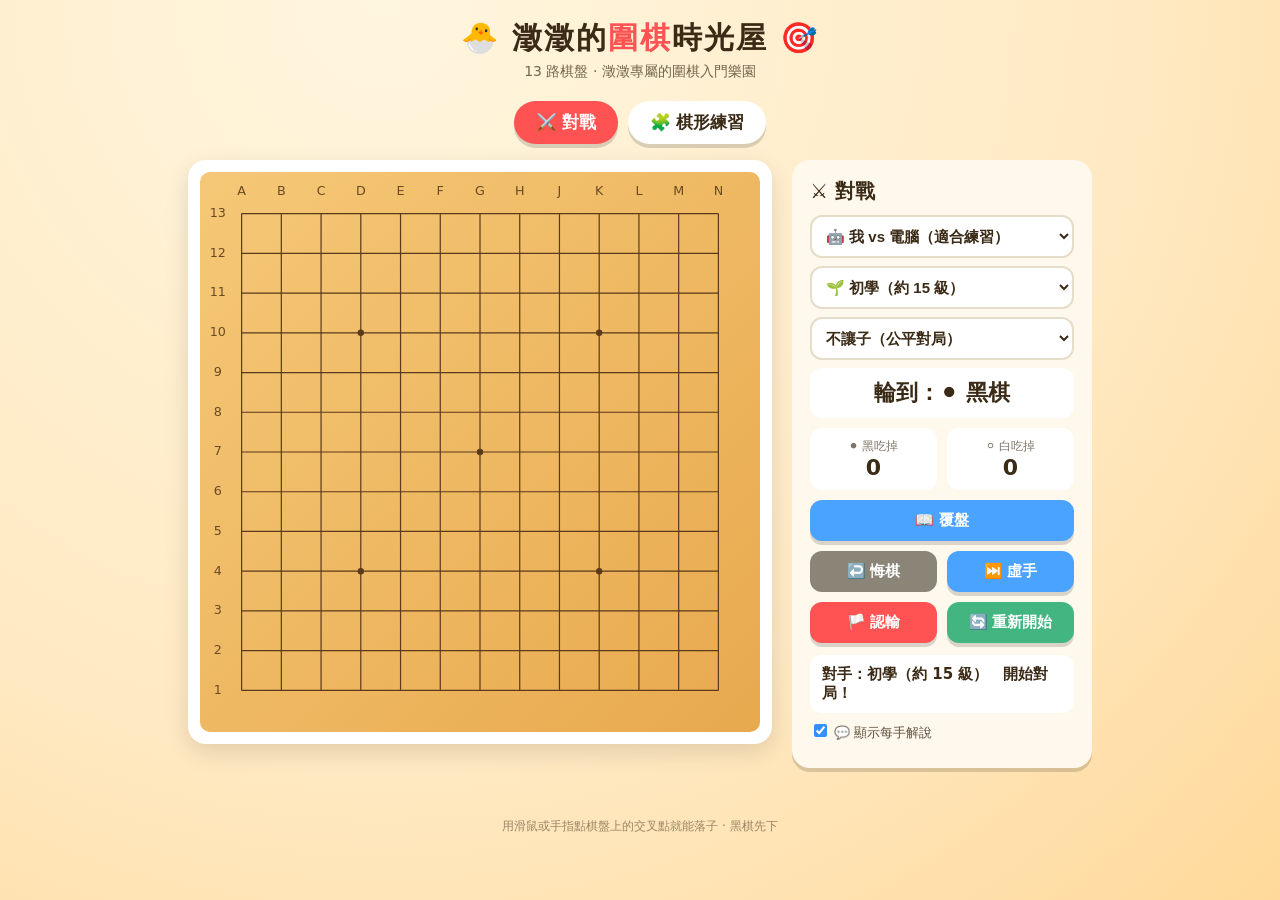
<file: 澂澂的圍棋時光屋.html>
<!DOCTYPE html>
<html lang="zh-Hant">
<head>
  <meta charset="UTF-8">
  <meta name="viewport" content="width=device-width, initial-scale=1.0, maximum-scale=1.0, user-scalable=no">
  <meta name="apple-mobile-web-app-capable" content="yes">
  <meta name="mobile-web-app-capable" content="yes">
  <meta name="robots" content="noindex, nofollow">
  <title>澂澂的圍棋時光屋 · 13 路棋盤</title>
  <link rel="icon" type="image/png" href="[data-uri]">
  <link rel="apple-touch-icon" href="[data-uri]">
  <style>
:root {
  --red: #ff5252;
  --red-dark: #e53935;
  --wood: #f3b95f;
  --cream: #fff8ec;
  --ink: #3a2a16;
  --green: #43b581;
  --blue: #4aa3ff;
  --shadow: 0 4px 0 rgba(0,0,0,.15);
}

* { box-sizing: border-box; }

body {
  margin: 0;
  font-family: "PingFang TC", "Microsoft JhengHei", system-ui, sans-serif;
  background: radial-gradient(circle at 30% 0%, #fff6df 0%, #ffe9c2 60%, #ffd99a 100%);
  color: var(--ink);
  min-height: 100vh;
}

header {
  text-align: center;
  padding: 18px 12px 6px;
}
header h1 {
  margin: 0;
  font-size: 30px;
  letter-spacing: 2px;
}
header h1 .go { color: var(--red); }
header p { margin: 4px 0 0; font-size: 14px; opacity: .7; }

/* 模式分頁 */
.tabs {
  display: flex;
  gap: 10px;
  justify-content: center;
  margin: 14px 0 6px;
  flex-wrap: wrap;
}
.tab {
  border: none;
  background: #fff;
  color: var(--ink);
  font-size: 17px;
  font-weight: 700;
  padding: 10px 22px;
  border-radius: 999px;
  cursor: pointer;
  box-shadow: var(--shadow);
  transition: transform .08s, background .15s;
}
.tab:active { transform: translateY(2px); }
.tab.active { background: var(--red); color: #fff; }

/* 版面 */
.page { display: none; padding: 10px 14px 40px; }
.page.active { display: block; }

.layout {
  display: flex;
  gap: 20px;
  justify-content: center;
  align-items: flex-start;
  flex-wrap: wrap;
  max-width: 1000px;
  margin: 0 auto;
}

.board-wrap {
  background: #fff;
  padding: 12px;
  border-radius: 18px;
  box-shadow: 0 8px 24px rgba(0,0,0,.12);
}
canvas {
  display: block;
  border-radius: 10px;
  cursor: pointer;
  touch-action: manipulation;
  transition: transform .1s;
}
canvas.celebrate { animation: pop .5s ease; }
@keyframes pop {
  0%,100% { transform: scale(1); }
  30% { transform: scale(1.03) rotate(-1deg); }
  60% { transform: scale(1.03) rotate(1deg); }
}

/* 側欄面板 */
.panel {
  background: var(--cream);
  border-radius: 18px;
  padding: 18px;
  width: 300px;
  box-shadow: var(--shadow);
}
.panel h2 { margin: 0 0 10px; font-size: 20px; }

.row {
  display: flex;
  gap: 10px;
  margin: 10px 0;
  flex-wrap: wrap;
}

.stat {
  flex: 1;
  background: #fff;
  border-radius: 12px;
  padding: 10px;
  text-align: center;
  min-width: 80px;
}
.stat .label { font-size: 12px; opacity: .65; }
.stat .value { font-size: 22px; font-weight: 800; }

.turn-badge {
  text-align: center;
  font-size: 22px;
  font-weight: 800;
  background: #fff;
  border-radius: 12px;
  padding: 10px;
  margin-bottom: 8px;
}

button.btn {
  border: none;
  border-radius: 12px;
  padding: 11px 14px;
  font-size: 15px;
  font-weight: 700;
  cursor: pointer;
  color: #fff;
  background: var(--blue);
  box-shadow: var(--shadow);
  flex: 1;
  min-width: 78px;
  transition: transform .08s, filter .15s;
}
button.btn:active { transform: translateY(2px); }
button.btn:disabled { background: #c9c4bb; cursor: not-allowed; box-shadow: none; }
button.btn.red { background: var(--red); }
button.btn.green { background: var(--green); }
button.btn.gray { background: #8a8577; }
button.btn.hint { background: #2a9d3f; }

select {
  width: 100%;
  padding: 10px;
  margin-bottom: 8px;
  border-radius: 12px;
  border: 2px solid #e6ddc9;
  font-size: 15px;
  font-weight: 600;
  background: #fff;
  color: var(--ink);
}

.status {
  min-height: 24px;
  margin-top: 12px;
  padding: 10px 12px;
  border-radius: 12px;
  font-size: 15px;
  font-weight: 600;
  background: #fff;
}
.status.ok { background: #e5f8ee; color: #1e7d52; }
.status.warn { background: #fff3e0; color: #b26a00; }

.score { margin-top: 8px; font-size: 13px; opacity: .7; text-align: center; }

/* 解說框 */
.teach {
  margin-top: 10px;
  padding: 10px 12px;
  border-radius: 12px;
  background: #eef4ff;
  color: #234;
  font-size: 14px;
  line-height: 1.55;
  min-height: 0;
}
.teach:empty { display: none; }
.teach-toggle {
  display: block;
  margin-top: 8px;
  font-size: 13px;
  opacity: .8;
  cursor: pointer;
  user-select: none;
}

/* 覆盤導覽列 */
.replay-bar {
  margin-top: 12px;
  padding: 12px;
  border-radius: 14px;
  background: #fff4e0;
  border: 2px solid #ffd089;
}
.replay-info {
  font-size: 14px;
  line-height: 1.55;
  font-weight: 600;
  margin-bottom: 8px;
  min-height: 40px;
}
.replay-bar .btn { font-size: 13px; padding: 9px 6px; min-width: 56px; }

/* 練習頁 */
.prob-title { margin: 0 0 8px; font-size: 20px; color: var(--red-dark); }
.prob-desc { font-size: 15px; line-height: 1.6; }
.hint {
  margin-top: 10px;
  padding: 10px 12px;
  border-radius: 12px;
  background: #fff7d6;
  color: #8a6d00;
  font-size: 14px;
  display: none;
}
.hint.show { display: block; }
.cat-select { font-weight: 700; margin-bottom: 6px; }
.progress { text-align: center; font-weight: 700; margin: 6px 0; opacity: .7; }

/* 星星關卡列 */
.stars {
  display: flex;
  flex-wrap: wrap;
  gap: 5px;
  justify-content: center;
  margin: 8px 0 12px;
}
.star {
  width: 30px;
  height: 30px;
  border: none;
  border-radius: 50%;
  font-size: 14px;
  font-weight: 800;
  cursor: pointer;
  background: #ece5d5;
  color: #a89a7c;
  box-shadow: 0 2px 0 rgba(0,0,0,.1);
  transition: transform .08s;
  display: flex;
  align-items: center;
  justify-content: center;
  padding: 0;
}
.star:active { transform: translateY(2px); }
.star.done { background: #ffe9a8; color: #d99b00; }
.star.current { outline: 3px solid var(--red); outline-offset: 1px; }

.btn.reset {
  width: 100%;
  margin-top: 10px;
  font-size: 13px;
  background: #b8b0a0;
}

/* ===== 過關特效 ===== */
.fx-banner {
  position: fixed;
  left: 50%;
  top: 38%;
  transform: translate(-50%, -50%) scale(0.2);
  z-index: 9999;
  pointer-events: none;
  font-size: 42px;
  font-weight: 900;
  color: #fff;
  text-align: center;
  padding: 18px 34px;
  border-radius: 24px;
  background: linear-gradient(135deg, #ff5252, #ff8a3d);
  box-shadow: 0 12px 40px rgba(0,0,0,.3), 0 0 0 6px rgba(255,255,255,.6);
  opacity: 0;
  white-space: nowrap;
  text-shadow: 0 3px 0 rgba(0,0,0,.15);
}
.fx-banner .sub { font-size: 26px; display: block; margin-top: 4px; }
.fx-banner.big {
  font-size: 54px;
  background: linear-gradient(135deg, #ff3b6b, #ffb300 60%, #43d17a);
}
.fx-banner.show {
  animation: fxpop .6s cubic-bezier(.2,1.6,.4,1) forwards;
}
.fx-banner.out {
  animation: fxout .6s ease forwards;
}
@keyframes fxpop {
  0%   { opacity: 0; transform: translate(-50%,-50%) scale(.2) rotate(-12deg); }
  60%  { opacity: 1; transform: translate(-50%,-50%) scale(1.15) rotate(4deg); }
  80%  { transform: translate(-50%,-50%) scale(.95) rotate(-2deg); }
  100% { opacity: 1; transform: translate(-50%,-50%) scale(1) rotate(0); }
}
@keyframes fxout {
  0%   { opacity: 1; transform: translate(-50%,-50%) scale(1); }
  100% { opacity: 0; transform: translate(-50%,-140%) scale(.7); }
}

@keyframes fxshake {
  0%,100% { transform: translate(0,0) rotate(0); }
  20% { transform: translate(-6px,3px) rotate(-1.5deg); }
  40% { transform: translate(6px,-3px) rotate(1.5deg); }
  60% { transform: translate(-5px,-2px) rotate(-1deg); }
  80% { transform: translate(5px,2px) rotate(1deg); }
}
.fx-shake { animation: fxshake .45s ease; }
@keyframes fxshakebig {
  0%,100% { transform: translate(0,0) rotate(0); }
  15% { transform: translate(-10px,5px) rotate(-2.5deg); }
  30% { transform: translate(10px,-5px) rotate(2.5deg); }
  45% { transform: translate(-9px,-4px) rotate(-2deg); }
  60% { transform: translate(9px,4px) rotate(2deg); }
  75% { transform: translate(-6px,3px) rotate(-1deg); }
}
.fx-shake-big { animation: fxshakebig .7s ease; }

footer { text-align: center; font-size: 12px; opacity: .5; padding: 10px; }
.switch-link {
  display: inline-block;
  margin-top: 6px;
  color: var(--red);
  font-weight: 700;
  text-decoration: none;
  opacity: 1;
}
.switch-link:hover { text-decoration: underline; }

@media (max-width: 720px) {
  .panel { width: 100%; max-width: 420px; }
}

</style>
</head>
<body>
  <header>
    <h1>🐣 澂澂的<span class="go">圍棋</span>時光屋 🎯</h1>
    <p>13 路棋盤 · 澂澂專屬的圍棋入門樂園</p>
  </header>

  <div class="tabs">
    <button class="tab active" data-page="vs">⚔️ 對戰</button>
    <button class="tab" data-page="practice">🧩 棋形練習</button>
  </div>

  <!-- ===== 對戰頁 ===== -->
  <section id="page-vs" class="page active">
    <div class="layout">
      <div class="board-wrap">
        <canvas id="vs-canvas" width="560" height="560"></canvas>
      </div>
      <div class="panel">
        <h2>⚔️ 對戰</h2>
        <select id="vs-mode">
          <option value="ai">🤖 我 vs 電腦（適合練習）</option>
          <option value="human">👫 兩個人一起下</option>
        </select>
        <select id="vs-level" title="對手等級">
          <option value="0">🐣 入門（約 20 級）</option>
          <option value="1" selected>🌱 初學（約 15 級）</option>
          <option value="2">🙂 初級（約 10 級）</option>
          <option value="3">💪 中級（約 5 級）</option>
          <option value="4">🔥 高級（約 1 級）</option>
          <option value="5">🏆 高手（約 1 段）</option>
        </select>
        <select id="vs-handicap" title="讓子">
          <option value="0" selected>不讓子（公平對局）</option>
          <option value="2">讓 2 子（我比較容易）</option>
          <option value="4">讓 4 子</option>
          <option value="6">讓 6 子</option>
          <option value="9">讓 9 子（最簡單）</option>
        </select>

        <div class="turn-badge">輪到：<span id="vs-turn">⚫ 黑棋</span></div>

        <div class="row">
          <div class="stat">
            <div class="label">⚫ 黑吃掉</div>
            <div class="value" id="vs-cap-black">0</div>
          </div>
          <div class="stat">
            <div class="label">⚪ 白吃掉</div>
            <div class="value" id="vs-cap-white">0</div>
          </div>
        </div>

        <div class="row">
          <button class="btn hint" id="vs-hint">💡 提示一手</button>
          <button class="btn" id="vs-replay">📖 覆盤</button>
        </div>
        <div class="row">
          <button class="btn gray" id="vs-undo">↩️ 悔棋</button>
          <button class="btn" id="vs-pass">⏭️ 虛手</button>
        </div>
        <div class="row">
          <button class="btn red" id="vs-resign">🏳️ 認輸</button>
          <button class="btn green" id="vs-restart">🔄 重新開始</button>
        </div>

        <div class="status" id="vs-status"></div>
        <div class="teach" id="vs-teach"></div>
        <label class="teach-toggle"><input type="checkbox" id="vs-teach-toggle" checked> 💬 顯示每手解說</label>
        <div class="score" id="vs-score"></div>

        <div class="replay-bar" id="vs-replay-bar" style="display:none">
          <div class="replay-info" id="vs-replay-info"></div>
          <div class="row">
            <button class="btn gray" id="vs-rp-first">⏮ 開頭</button>
            <button class="btn gray" id="vs-rp-prev">◀ 上一手</button>
            <button class="btn gray" id="vs-rp-next">下一手 ▶</button>
            <button class="btn gray" id="vs-rp-last">最後 ⏭</button>
          </div>
          <button class="btn red" id="vs-rp-exit">✖ 離開覆盤</button>
        </div>
      </div>
    </div>
  </section>

  <!-- ===== 練習頁 ===== -->
  <section id="page-practice" class="page">
    <div class="layout">
      <div class="board-wrap">
        <canvas id="pr-canvas" width="560" height="560"></canvas>
      </div>
      <div class="panel">
        <select id="pr-category" class="cat-select"></select>
        <div class="progress" id="pr-progress">進度 1 / 13</div>
        <div class="stars" id="pr-stars"></div>
        <h3 class="prob-title" id="pr-title">題目</h3>
        <p class="prob-desc" id="pr-desc">說明</p>
        <div class="hint" id="pr-hint"></div>
        <div class="status" id="pr-status"></div>
        <div class="teach" id="pr-teach"></div>
        <div class="row">
          <button class="btn gray" id="pr-prev">⬅️ 上一題</button>
          <button class="btn" id="pr-retry">🔁 重做</button>
          <button class="btn green" id="pr-next">下一題 ➡️</button>
        </div>
        <button class="btn gray reset" id="pr-reset">🧹 清除星星 重新挑戰</button>
      </div>
    </div>
  </section>

  <footer>用滑鼠或手指點棋盤上的交叉點就能落子 · 黑棋先下
  </footer>

  <script>
/* 圍棋規則核心引擎 —— 13 路棋盤
   負責：落子、氣的計算、提子、禁著點(自殺)、打劫(簡易 ko)
   不含任何畫面邏輯，方便對戰與練習共用 */

(function (global) {
  'use strict';

  var EMPTY = 0;
  var BLACK = 1;
  var WHITE = 2;

  function GoEngine(size) {
    this.size = size || 13;
    this.reset();
  }

  GoEngine.EMPTY = EMPTY;
  GoEngine.BLACK = BLACK;
  GoEngine.WHITE = WHITE;

  GoEngine.prototype.reset = function () {
    var n = this.size;
    this.board = [];
    for (var y = 0; y < n; y++) {
      var row = [];
      for (var x = 0; x < n; x++) row.push(EMPTY);
      this.board.push(row);
    }
    this.turn = BLACK;            // 黑先
    this.captures = { 1: 0, 2: 0 }; // 各方提子數
    this.koPoint = null;         // 打劫禁著點 {x,y}
    this.history = [];           // 每步快照，供悔棋
    this.lastMove = null;
    this.passes = 0;
    this.record = [];            // 覆盤用：每手後的盤面快照
    this.recordReset();
  };

  // 覆盤快照工具 ----------------------------------------------------
  GoEngine.prototype._frame = function (move, captured) {
    return {
      board: this.board.map(function (r) { return r.slice(); }),
      captures: { 1: this.captures[1], 2: this.captures[2] },
      lastMove: move,           // { x, y, color } 或 null（起手/虛手）
      captured: captured || 0,
      moveNo: this.record ? this.record.length : 0
    };
  };

  // 以「目前盤面」為第 0 手起點（讓子擺完後呼叫，含讓子）
  GoEngine.prototype.recordReset = function () {
    var f = this._frame(null, 0);
    f.moveNo = 0;
    this.record = [f];
  };

  GoEngine.prototype.inBounds = function (x, y) {
    return x >= 0 && y >= 0 && x < this.size && y < this.size;
  };

  GoEngine.prototype.get = function (x, y) {
    return this.board[y][x];
  };

  GoEngine.prototype.opponent = function (color) {
    return color === BLACK ? WHITE : BLACK;
  };

  // 取得某顆棋子所屬的整塊(相連同色) + 這塊的氣
  GoEngine.prototype.groupAndLiberties = function (x, y) {
    var color = this.board[y][x];
    var stones = [];
    var liberties = {};
    var seen = {};
    var stack = [[x, y]];
    seen[x + ',' + y] = true;
    var dirs = [[1, 0], [-1, 0], [0, 1], [0, -1]];
    while (stack.length) {
      var cur = stack.pop();
      var cx = cur[0], cy = cur[1];
      stones.push({ x: cx, y: cy });
      for (var i = 0; i < 4; i++) {
        var nx = cx + dirs[i][0], ny = cy + dirs[i][1];
        if (!this.inBounds(nx, ny)) continue;
        var v = this.board[ny][nx];
        if (v === EMPTY) {
          liberties[nx + ',' + ny] = true;
        } else if (v === color && !seen[nx + ',' + ny]) {
          seen[nx + ',' + ny] = true;
          stack.push([nx, ny]);
        }
      }
    }
    return { stones: stones, liberties: Object.keys(liberties).length };
  };

  // 計算某座標若有棋子的氣數（不改動棋盤）
  GoEngine.prototype.libertiesAt = function (x, y) {
    if (this.board[y][x] === EMPTY) return 0;
    return this.groupAndLiberties(x, y).liberties;
  };

  // 試落子，回傳結果物件而不修改棋盤（供 AI / 練習判斷）
  // { legal, reason, captured:[{x,y}...] }
  GoEngine.prototype.tryPlay = function (x, y, color) {
    if (!this.inBounds(x, y)) return { legal: false, reason: 'out' };
    if (this.board[y][x] !== EMPTY) return { legal: false, reason: 'occupied' };
    if (this.koPoint && this.koPoint.x === x && this.koPoint.y === y) {
      return { legal: false, reason: 'ko' };
    }

    var opp = this.opponent(color);
    var dirs = [[1, 0], [-1, 0], [0, 1], [0, -1]];

    // 暫放
    this.board[y][x] = color;
    var captured = [];
    var capKeys = {};

    // 檢查四鄰敵子是否被提
    for (var i = 0; i < 4; i++) {
      var nx = x + dirs[i][0], ny = y + dirs[i][1];
      if (!this.inBounds(nx, ny)) continue;
      if (this.board[ny][nx] === opp) {
        var g = this.groupAndLiberties(nx, ny);
        if (g.liberties === 0) {
          for (var j = 0; j < g.stones.length; j++) {
            var s = g.stones[j];
            var k = s.x + ',' + s.y;
            if (!capKeys[k]) { capKeys[k] = true; captured.push(s); }
          }
        }
      }
    }

    // 若沒提到子，檢查自己是否有氣（禁自殺）
    if (captured.length === 0) {
      var self = this.groupAndLiberties(x, y);
      if (self.liberties === 0) {
        this.board[y][x] = EMPTY; // 還原
        return { legal: false, reason: 'suicide' };
      }
    }

    this.board[y][x] = EMPTY; // 還原（tryPlay 不改棋盤）
    return { legal: true, captured: captured };
  };

  // 正式落子；成功回傳 true
  GoEngine.prototype.play = function (x, y) {
    var color = this.turn;
    var res = this.tryPlay(x, y, color);
    if (!res.legal) return res;

    this.pushHistory();

    var opp = this.opponent(color);
    this.board[y][x] = color;
    for (var i = 0; i < res.captured.length; i++) {
      var c = res.captured[i];
      this.board[c.y][c.x] = EMPTY;
    }
    this.captures[color] += res.captured.length;

    // 簡易打劫：只提 1 子、且自身也只有 1 氣時，設禁著點
    if (res.captured.length === 1) {
      var self = this.groupAndLiberties(x, y);
      if (self.liberties === 1 && self.stones.length === 1) {
        this.koPoint = { x: res.captured[0].x, y: res.captured[0].y };
      } else {
        this.koPoint = null;
      }
    } else {
      this.koPoint = null;
    }

    this.lastMove = { x: x, y: y, color: color };
    this.turn = opp;
    this.passes = 0;
    if (this.record) this.record.push(this._frame(this.lastMove, res.captured.length));
    return { legal: true, captured: res.captured };
  };

  GoEngine.prototype.pass = function () {
    this.pushHistory();
    this.koPoint = null;
    this.lastMove = null;
    var passColor = this.turn;
    this.passes += 1;
    this.turn = this.opponent(this.turn);
    if (this.record) {
      var f = this._frame(null, 0);
      f.pass = passColor;   // 記錄虛手方
      this.record.push(f);
    }
    return this.passes >= 2; // 連續兩 pass 即終局
  };

  GoEngine.prototype.pushHistory = function () {
    this.history.push({
      board: this.board.map(function (r) { return r.slice(); }),
      turn: this.turn,
      captures: { 1: this.captures[1], 2: this.captures[2] },
      koPoint: this.koPoint ? { x: this.koPoint.x, y: this.koPoint.y } : null,
      lastMove: this.lastMove
    });
  };

  GoEngine.prototype.undo = function () {
    if (!this.history.length) return false;
    var s = this.history.pop();
    this.board = s.board.map(function (r) { return r.slice(); });
    this.turn = s.turn;
    this.captures = { 1: s.captures[1], 2: s.captures[2] };
    this.koPoint = s.koPoint;
    this.lastMove = s.lastMove;
    this.passes = 0;
    if (this.record && this.record.length > 1) this.record.pop();
    return true;
  };

  // 找出所有合法落子點（給 AI 用）
  GoEngine.prototype.legalMoves = function (color) {
    var moves = [];
    for (var y = 0; y < this.size; y++) {
      for (var x = 0; x < this.size; x++) {
        if (this.board[y][x] !== EMPTY) continue;
        var r = this.tryPlay(x, y, color);
        if (r.legal) moves.push({ x: x, y: y, captured: r.captured.length });
      }
    }
    return moves;
  };

  // 簡易數子(面積法)：空點若只被單一顏色包圍算該方地
  // 兒童版粗略估算，回傳 { black, white }
  GoEngine.prototype.scoreEstimate = function () {
    var n = this.size;
    var visited = {};
    var territory = { 1: 0, 2: 0 };
    var stoneCount = { 1: 0, 2: 0 };
    var dirs = [[1, 0], [-1, 0], [0, 1], [0, -1]];

    for (var y = 0; y < n; y++) {
      for (var x = 0; x < n; x++) {
        var v = this.board[y][x];
        if (v === BLACK) stoneCount[1]++;
        else if (v === WHITE) stoneCount[2]++;
        else {
          var key = x + ',' + y;
          if (visited[key]) continue;
          // flood fill 這塊空地
          var region = [];
          var borders = {};
          var stack = [[x, y]];
          visited[key] = true;
          while (stack.length) {
            var c = stack.pop();
            region.push(c);
            for (var i = 0; i < 4; i++) {
              var nx = c[0] + dirs[i][0], ny = c[1] + dirs[i][1];
              if (!this.inBounds(nx, ny)) continue;
              var nv = this.board[ny][nx];
              if (nv === EMPTY) {
                var nk = nx + ',' + ny;
                if (!visited[nk]) { visited[nk] = true; stack.push([nx, ny]); }
              } else {
                borders[nv] = true;
              }
            }
          }
          if (borders[BLACK] && !borders[WHITE]) territory[1] += region.length;
          else if (borders[WHITE] && !borders[BLACK]) territory[2] += region.length;
        }
      }
    }
    return {
      black: stoneCount[1] + territory[1],
      white: stoneCount[2] + territory[2],
      blackTerritory: territory[1],
      whiteTerritory: territory[2]
    };
  };

  // 由外部佈局（練習題用）：stones = [{x,y,color}], turn
  GoEngine.prototype.setup = function (stones, turn) {
    this.reset();
    for (var i = 0; i < stones.length; i++) {
      var s = stones[i];
      this.board[s.y][s.x] = s.color;
    }
    this.turn = turn || BLACK;
    this.history = [];
  };

  global.GoEngine = GoEngine;
})(window);

</script>
  <script>
/* Canvas 棋盤繪製器 —— 童趣木紋棋盤、立體棋子、星位、最後一手標記
   對外：new BoardRenderer(canvas, engine, options)
        .draw()           重繪
        .onPoint(cb)      註冊點擊格點回呼 (x,y)
        .setMarks(arr)    設定額外標記（練習提示用） */

(function (global) {
  'use strict';

  var BLACK = 1, WHITE = 2, EMPTY = 0;

  function BoardRenderer(canvas, engine, options) {
    this.canvas = canvas;
    this.ctx = canvas.getContext('2d');
    this.engine = engine;
    this.opts = options || {};
    this.eink = !!this.opts.eink;  // 墨水模式：純黑白、實心、無漸層、關閉落子預覽
    this.marks = [];          // [{x,y,type:'circle|triangle|square|dot', color, text}]
    this.ghost = null;        // 滑鼠預覽落子點
    this.pointCb = null;
    this._bindEvents();
    this.resize();
  }

  BoardRenderer.prototype.resize = function () {
    // 依 CSS 尺寸配置高解析度畫布
    var rect = this.canvas.getBoundingClientRect();
    var px = Math.max(300, Math.min(rect.width || 560, 640));
    var dpr = global.devicePixelRatio || 1;
    this.pixel = px;
    this.canvas.width = px * dpr;
    this.canvas.height = px * dpr;
    this.canvas.style.width = px + 'px';
    this.canvas.style.height = px + 'px';
    this.ctx.setTransform(dpr, 0, 0, dpr, 0, 0);

    var n = this.engine.size;
    this.pad = px * 0.06 + 8;          // 邊距（留座標）
    this.grid = (px - this.pad * 2) / (n - 1);
    this.stoneR = this.grid * 0.46;
    this.draw();
  };

  BoardRenderer.prototype._bindEvents = function () {
    var self = this;
    this.canvas.addEventListener('click', function (e) {
      var p = self._eventToGrid(e);
      if (p && self.pointCb) self.pointCb(p.x, p.y);
    });
    this.canvas.addEventListener('mousemove', function (e) {
      if (self.eink) return;  // 墨水模式不做落子預覽，避免移動時不斷重繪殘影
      var p = self._eventToGrid(e);
      var changed = (!!p !== !!self.ghost) ||
        (p && self.ghost && (p.x !== self.ghost.x || p.y !== self.ghost.y));
      self.ghost = p;
      if (changed) self.draw();
    });
    this.canvas.addEventListener('mouseleave', function () {
      if (self.ghost) { self.ghost = null; self.draw(); }
    });
  };

  BoardRenderer.prototype._eventToGrid = function (e) {
    var rect = this.canvas.getBoundingClientRect();
    var mx = e.clientX - rect.left;
    var my = e.clientY - rect.top;
    var gx = Math.round((mx - this.pad) / this.grid);
    var gy = Math.round((my - this.pad) / this.grid);
    if (gx < 0 || gy < 0 || gx >= this.engine.size || gy >= this.engine.size) return null;
    // 只在靠近格點時有效
    var cx = this.pad + gx * this.grid;
    var cy = this.pad + gy * this.grid;
    if (Math.hypot(mx - cx, my - cy) > this.grid * 0.5) return null;
    return { x: gx, y: gy };
  };

  BoardRenderer.prototype.onPoint = function (cb) { this.pointCb = cb; };
  BoardRenderer.prototype.setMarks = function (arr) { this.marks = arr || []; this.draw(); };

  BoardRenderer.prototype._starPoints = function () {
    var n = this.engine.size;
    if (n === 13) return [[3, 3], [9, 3], [6, 6], [3, 9], [9, 9]];
    if (n === 9) return [[2, 2], [6, 2], [4, 4], [2, 6], [6, 6]];
    if (n === 19) return [[3, 3], [9, 3], [15, 3], [3, 9], [9, 9], [15, 9], [3, 15], [9, 15], [15, 15]];
    return [];
  };

  BoardRenderer.prototype.cx = function (x) { return this.pad + x * this.grid; };
  BoardRenderer.prototype.cy = function (y) { return this.pad + y * this.grid; };

  BoardRenderer.prototype.draw = function () {
    var ctx = this.ctx, n = this.engine.size, px = this.pixel;

    // 底色（墨水模式：純白平面，無漸層）
    if (this.eink) {
      ctx.fillStyle = '#ffffff';
      ctx.fillRect(0, 0, px, px);
    } else {
      var g = ctx.createLinearGradient(0, 0, px, px);
      g.addColorStop(0, '#f5c877');
      g.addColorStop(1, '#e8a94e');
      ctx.fillStyle = g;
      ctx.fillRect(0, 0, px, px);
    }

    var lineColor = this.eink ? '#000000' : '#5a3a1a';

    // 格線
    ctx.strokeStyle = lineColor;
    ctx.lineWidth = this.eink ? 1.6 : 1.2;
    ctx.beginPath();
    for (var i = 0; i < n; i++) {
      ctx.moveTo(this.cx(0), this.cy(i)); ctx.lineTo(this.cx(n - 1), this.cy(i));
      ctx.moveTo(this.cx(i), this.cy(0)); ctx.lineTo(this.cx(i), this.cy(n - 1));
    }
    ctx.stroke();

    // 座標標示（A.. / 1..）
    ctx.fillStyle = this.eink ? '#000000' : '#6b4a24';
    ctx.font = Math.max(9, this.grid * 0.32) + 'px system-ui, sans-serif';
    ctx.textAlign = 'center';
    ctx.textBaseline = 'middle';
    var letters = 'ABCDEFGHJKLMNOPQRST';
    for (var c = 0; c < n; c++) {
      ctx.fillText(letters[c], this.cx(c), this.pad - this.grid * 0.55);
      ctx.fillText(String(n - c), this.pad - this.grid * 0.6, this.cy(c));
    }

    // 星位
    var stars = this._starPoints();
    ctx.fillStyle = lineColor;
    for (var s = 0; s < stars.length; s++) {
      ctx.beginPath();
      ctx.arc(this.cx(stars[s][0]), this.cy(stars[s][1]), Math.max(2.5, this.grid * 0.08), 0, Math.PI * 2);
      ctx.fill();
    }

    // 落子預覽
    if (this.ghost && this.engine.get(this.ghost.x, this.ghost.y) === EMPTY) {
      this._drawStone(this.ghost.x, this.ghost.y, this.engine.turn, 0.35);
    }

    // 棋子
    for (var y = 0; y < n; y++) {
      for (var x = 0; x < n; x++) {
        var v = this.engine.board[y][x];
        if (v !== EMPTY) this._drawStone(x, y, v, 1);
      }
    }

    // 最後一手標記
    var lm = this.engine.lastMove;
    if (lm) {
      if (this.eink) {
        // 墨水：在棋子中央畫與棋子相反色的實心小方塊，高對比不靠顏色
        ctx.fillStyle = lm.color === BLACK ? '#ffffff' : '#000000';
        var hs = this.stoneR * 0.32;
        ctx.fillRect(this.cx(lm.x) - hs, this.cy(lm.y) - hs, hs * 2, hs * 2);
      } else {
        ctx.strokeStyle = '#ff5252';
        ctx.lineWidth = 2.5;
        ctx.beginPath();
        ctx.arc(this.cx(lm.x), this.cy(lm.y), this.stoneR * 0.5, 0, Math.PI * 2);
        ctx.stroke();
      }
    }

    // 練習標記
    for (var m = 0; m < this.marks.length; m++) this._drawMark(this.marks[m]);
  };

  BoardRenderer.prototype._drawStone = function (x, y, color, alpha) {
    var ctx = this.ctx, cx = this.cx(x), cy = this.cy(y), r = this.stoneR;

    // 墨水模式：實心黑棋 / 白棋為白底粗黑框，無陰影無漸層
    if (this.eink) {
      ctx.save();
      ctx.globalAlpha = alpha;
      ctx.beginPath();
      ctx.arc(cx, cy, r, 0, Math.PI * 2);
      if (color === BLACK) {
        ctx.fillStyle = '#000000';
        ctx.fill();
      } else {
        ctx.fillStyle = '#ffffff';
        ctx.fill();
        ctx.lineWidth = Math.max(2, r * 0.2);
        ctx.strokeStyle = '#000000';
        ctx.stroke();
      }
      ctx.restore();
      return;
    }

    ctx.save();
    ctx.globalAlpha = alpha;
    // 陰影
    ctx.beginPath();
    ctx.arc(cx + 1.5, cy + 2, r, 0, Math.PI * 2);
    ctx.fillStyle = 'rgba(0,0,0,0.25)';
    ctx.fill();
    // 立體漸層
    var rg = ctx.createRadialGradient(cx - r * 0.35, cy - r * 0.35, r * 0.1, cx, cy, r);
    if (color === BLACK) { rg.addColorStop(0, '#666'); rg.addColorStop(1, '#111'); }
    else { rg.addColorStop(0, '#fff'); rg.addColorStop(1, '#cfcfcf'); }
    ctx.beginPath();
    ctx.arc(cx, cy, r, 0, Math.PI * 2);
    ctx.fillStyle = rg;
    ctx.fill();
    ctx.restore();
  };

  BoardRenderer.prototype._drawMark = function (m) {
    var ctx = this.ctx, cx = this.cx(m.x), cy = this.cy(m.y), r = this.stoneR * 0.6;
    var dflt = this.eink ? '#000000' : '#ff3b3b';
    ctx.save();
    ctx.lineWidth = this.eink ? 3.5 : 3;
    ctx.strokeStyle = m.color || dflt;
    ctx.fillStyle = m.color || dflt;
    if (m.type === 'circle') {
      ctx.beginPath(); ctx.arc(cx, cy, r, 0, Math.PI * 2); ctx.stroke();
    } else if (m.type === 'square') {
      ctx.strokeRect(cx - r, cy - r, r * 2, r * 2);
    } else if (m.type === 'triangle') {
      ctx.beginPath();
      ctx.moveTo(cx, cy - r); ctx.lineTo(cx - r, cy + r * 0.8); ctx.lineTo(cx + r, cy + r * 0.8);
      ctx.closePath(); ctx.stroke();
    } else if (m.type === 'dot') {
      ctx.beginPath(); ctx.arc(cx, cy, r * 0.55, 0, Math.PI * 2); ctx.fill();
    } else if (m.type === 'text') {
      ctx.fillStyle = m.color || '#ff3b3b';
      ctx.font = 'bold ' + (this.grid * 0.5) + 'px system-ui';
      ctx.textAlign = 'center'; ctx.textBaseline = 'middle';
      ctx.fillText(m.text, cx, cy);
    }
    ctx.restore();
  };

  global.BoardRenderer = BoardRenderer;
})(window);

</script>
  <script>
/* 低段位電腦對手 —— 啟發式，故意「不太強」讓兒童有成就感
   策略優先序：
   1. 能吃掉對方（提子）就吃，優先吃多的
   2. 自己被打吃(剩 1 氣)就逃 / 或反提
   3. 避免自填(下了自己剩 1 氣的笨手)
   4. 靠近最後一手或己方棋子附近落子
   5. 隨機（偏中央） */

(function (global) {
  'use strict';

  var EMPTY = 0;

  function GoAI(engine, strength) {
    this.engine = engine;
    this.strength = (strength == null) ? 2 : strength;  // 0(最弱)~5(最強)
  }

  GoAI.prototype.setStrength = function (s) {
    this.strength = s;
  };

  // 計算「若在 (x,y) 落子後，自己這塊的氣」
  function selfLibertiesAfter(engine, x, y, color) {
    engine.board[y][x] = color;
    // 先移除被提的敵子以正確計氣
    var opp = engine.opponent(color);
    var dirs = [[1, 0], [-1, 0], [0, 1], [0, -1]];
    var removed = [];
    for (var i = 0; i < 4; i++) {
      var nx = x + dirs[i][0], ny = y + dirs[i][1];
      if (!engine.inBounds(nx, ny)) continue;
      if (engine.board[ny][nx] === opp) {
        var g = engine.groupAndLiberties(nx, ny);
        if (g.liberties === 0) {
          for (var j = 0; j < g.stones.length; j++) {
            removed.push(g.stones[j]);
            engine.board[g.stones[j].y][g.stones[j].x] = EMPTY;
          }
        }
      }
    }
    var libs = engine.groupAndLiberties(x, y).liberties;
    // 還原
    engine.board[y][x] = EMPTY;
    for (var k = 0; k < removed.length; k++) {
      engine.board[removed[k].y][removed[k].x] = opp;
    }
    return libs;
  }

  // 依等級路由：低級用啟發式（維持較弱、給小朋友贏）；高級用搜尋（明顯變強）
  GoAI.prototype.chooseMove = function (color) {
    var s = this.strength;
    if (s >= 3 && global.GoSearch) {
      var depth = s >= 5 ? 3 : (s >= 4 ? 2 : 1);
      var mv = global.GoSearch.chooseMove(this.engine, color, depth);
      if (mv) return mv;
    }
    return this.chooseMoveHeuristic(color);
  };

  GoAI.prototype.chooseMoveHeuristic = function (color) {
    var e = this.engine;
    var moves = e.legalMoves(color);
    if (!moves.length) return null;

    var opp = e.opponent(color);
    var s = this.strength;                 // 0~5
    // 強度越高：越信任棋理、越少亂下、吃子/打吃看得越重
    var smartW = 0.3 + 0.14 * s;           // 棋理權重
    var noiseAmp = (5 - s) * 1.6 + 0.5;    // 隨機幅度（越弱越亂）
    var capW = 4 + s * 2;                  // 吃子權重（弱手常錯過吃子）
    var atariW = 1 + s * 1.2;              // 打吃權重
    var dirs = [[1, 0], [-1, 0], [0, 1], [0, -1]];

    // 高段(>=3)：先找出己方被打吃(剩1氣)的群，之後會嘗試救活
    var ataried = [];
    if (s >= 3) {
      var seen = {};
      for (var yy = 0; yy < e.size; yy++) {
        for (var xx = 0; xx < e.size; xx++) {
          if (e.board[yy][xx] === color && !seen[xx + ',' + yy]) {
            var gg = e.groupAndLiberties(xx, yy);
            for (var q = 0; q < gg.stones.length; q++) seen[gg.stones[q].x + ',' + gg.stones[q].y] = true;
            if (gg.liberties === 1) ataried.push(gg);
          }
        }
      }
    }

    var best = [];
    var bestScore = -Infinity;
    var center = (e.size - 1) / 2;

    for (var i = 0; i < moves.length; i++) {
      var mv = moves[i];
      var smart = 0;

      // 吃子
      smart += mv.captured * capW;

      // 自身氣：避免自送打吃（入門 s<1 不懂，故較弱）
      var libs = selfLibertiesAfter(e, mv.x, mv.y, color);
      if (libs <= 1 && mv.captured === 0 && s >= 1) smart -= 8 + s;
      smart += Math.min(libs, 4) * 1.2;

      // 打吃對方 / 貼近互動
      e.board[mv.y][mv.x] = color;
      for (var d = 0; d < 4; d++) {
        var nx = mv.x + dirs[d][0], ny = mv.y + dirs[d][1];
        if (!e.inBounds(nx, ny)) continue;
        if (e.board[ny][nx] === opp) {
          var og = e.groupAndLiberties(nx, ny);
          if (og.liberties === 1) smart += atariW * 4;
        }
        if (e.board[ny][nx] !== EMPTY) smart += 0.8;
      }
      e.board[mv.y][mv.x] = EMPTY;

      // 高段：救自己被打吃的群
      if (s >= 3 && ataried.length) {
        for (var a = 0; a < ataried.length; a++) {
          var adj = false;
          for (var p = 0; p < ataried[a].stones.length; p++) {
            var st = ataried[a].stones[p];
            if (Math.abs(st.x - mv.x) + Math.abs(st.y - mv.y) === 1) { adj = true; break; }
          }
          if (adj && selfLibertiesAfter(e, mv.x, mv.y, color) >= 2) smart += 6 + s;
        }
      }

      // 偏好中央
      var distC = Math.abs(mv.x - center) + Math.abs(mv.y - center);
      smart += (e.size - distC) * 0.15;

      var score = smart * smartW + Math.random() * noiseAmp;
      if (score > bestScore) { bestScore = score; best = [mv]; }
      else if (score === bestScore) best.push(mv);
    }

    return best[Math.floor(Math.random() * best.length)];
  };

  global.GoAI = GoAI;
})(window);

</script>
  <script>
/* 圍棋搜尋引擎 —— α-β 剪枝 negamax + 全盤評估，讓高等級電腦會「往下算幾手」
   純前端、離線。對外：window.GoSearch.chooseMove(engine, color, depth)
   在 engine 的複製體上搜尋，不動到實際對局。 */

(function (global) {
  'use strict';

  var EMPTY = 0, BLACK = 1, WHITE = 2;
  var DIRS = [[1, 0], [-1, 0], [0, 1], [0, -1]];
  var DIRS8 = [[1, 0], [-1, 0], [0, 1], [0, -1], [1, 1], [1, -1], [-1, 1], [-1, -1]];

  function opp(c) { return c === BLACK ? WHITE : BLACK; }

  // 複製一個引擎狀態，搜尋在複製體上進行
  function cloneEngine(e) {
    var c = new global.GoEngine(e.size);
    for (var y = 0; y < e.size; y++) {
      for (var x = 0; x < e.size; x++) c.board[y][x] = e.board[y][x];
    }
    c.turn = e.turn;
    c.captures = { 1: e.captures[1], 2: e.captures[2] };
    c.koPoint = e.koPoint ? { x: e.koPoint.x, y: e.koPoint.y } : null;
    c.history = [];
    c.recordReset();
    return c;
  }

  // 全盤評估：從 forColor 角度，數字越大越好
  function evalBoard(e, forColor) {
    var o = opp(forColor), size = e.size, score = 0;
    var x, y, d;
    for (y = 0; y < size; y++) {
      for (x = 0; x < size; x++) {
        var v = e.board[y][x];
        if (v === forColor) score += 2;         // 子力較重：不放槍、會吃子
        else if (v === o) score -= 2;
        else {
          // 空點的地盤傾向：只被單一顏色包圍就偏向該方（權重較輕）
          var f = 0, oo = 0;
          for (d = 0; d < 4; d++) {
            var nx = x + DIRS[d][0], ny = y + DIRS[d][1];
            if (!e.inBounds(nx, ny)) continue;
            var nv = e.board[ny][nx];
            if (nv === forColor) f++; else if (nv === o) oo++;
          }
          if (f > 0 && oo === 0) score += 0.3;
          else if (oo > 0 && f === 0) score -= 0.3;
        }
      }
    }
    // 提子（材料）—— 加重，讓吃子明顯有價值
    score += (e.captures[forColor] - e.captures[o]) * 2.0;
    // 各群的氣安全度：自己被打吃扣重分、能吃對方加分
    var seen = {};
    for (y = 0; y < size; y++) {
      for (x = 0; x < size; x++) {
        var vv = e.board[y][x];
        if (vv !== EMPTY && !seen[x + ',' + y]) {
          var g = e.groupAndLiberties(x, y);
          for (var i = 0; i < g.stones.length; i++) seen[g.stones[i].x + ',' + g.stones[i].y] = 1;
          var n = g.stones.length;
          if (g.liberties === 1) {
            if (vv === forColor) score -= 4.0 * n; else score += 3.0 * n;
          } else if (g.liberties === 2) {
            if (vv === forColor) score -= 0.4 * n; else score += 0.4 * n;
          }
        }
      }
    }
    return score;
  }

  // 快速單手評分，用於候選排序與剪枝（越大越優先）
  function quickScore(e, x, y, color) {
    var o = opp(color), s = 0;
    e.board[y][x] = color;
    // 提子
    var captured = 0;
    for (var d = 0; d < 4; d++) {
      var nx = x + DIRS[d][0], ny = y + DIRS[d][1];
      if (!e.inBounds(nx, ny)) continue;
      var nv = e.board[ny][nx];
      if (nv === o) {
        var og = e.groupAndLiberties(nx, ny);
        if (og.liberties === 0) captured += og.stones.length;
        else if (og.liberties === 1) s += 4;   // 打吃對方
      }
      if (nv !== EMPTY) s += 0.6;
    }
    var self = e.groupAndLiberties(x, y);
    e.board[y][x] = EMPTY;
    s += captured * 6;
    if (self.liberties <= 1 && captured === 0) s -= 6;   // 自送打吃
    s += Math.min(self.liberties, 4) * 0.8;
    return s;
  }

  // 產生候選手：貼近既有棋子的空點；空盤則用星位/天元。合法者依 quickScore 取前 K
  function candidateMoves(e, color, K) {
    var size = e.size, cand = [], mark = {};
    var x, y, d;
    var hasStone = false;
    for (y = 0; y < size && !hasStone; y++) {
      for (x = 0; x < size; x++) { if (e.board[y][x] !== EMPTY) { hasStone = true; break; } }
    }
    if (!hasStone) {
      var pts = e.size === 13 ? [[3, 3], [9, 3], [3, 9], [9, 9], [6, 6]] : [[3, 3]];
      return pts.map(function (p) { return { x: p[0], y: p[1], q: 0 }; });
    }
    for (y = 0; y < size; y++) {
      for (x = 0; x < size; x++) {
        if (e.board[y][x] !== EMPTY) continue;
        var near = false;
        for (d = 0; d < 8; d++) {
          var nx = x + DIRS8[d][0], ny = y + DIRS8[d][1];
          if (e.inBounds(nx, ny) && e.board[ny][nx] !== EMPTY) { near = true; break; }
        }
        if (!near) continue;
        var r = e.tryPlay(x, y, color);
        if (!r.legal) continue;
        cand.push({ x: x, y: y, q: quickScore(e, x, y, color) });
      }
    }
    cand.sort(function (a, b) { return b.q - a.q; });
    if (cand.length > K) cand.length = K;
    return cand;
  }

  // negamax + α-β；回傳「輪到 toMove 時」的最佳局面值
  function negamax(e, toMove, depth, alpha, beta, K) {
    if (depth === 0) return evalBoard(e, toMove);
    var moves = candidateMoves(e, toMove, K);
    if (!moves.length) return evalBoard(e, toMove);
    var best = -Infinity;
    for (var i = 0; i < moves.length; i++) {
      var res = e.play(moves[i].x, moves[i].y);
      if (!res.legal) continue;
      var val = -negamax(e, opp(toMove), depth - 1, -beta, -alpha, K);
      e.undo();
      if (val > best) best = val;
      if (best > alpha) alpha = best;
      if (alpha >= beta) break;
    }
    return best === -Infinity ? evalBoard(e, toMove) : best;
  }

  function chooseMove(engine, color, depth) {
    var e = cloneEngine(engine);
    // 深度越深，候選越少以控制速度
    var K = depth >= 3 ? 10 : (depth >= 2 ? 14 : 18);
    var moves = candidateMoves(e, color, K);
    if (!moves.length) return null;

    var best = [], bestVal = -Infinity;
    for (var i = 0; i < moves.length; i++) {
      var res = e.play(moves[i].x, moves[i].y);
      if (!res.legal) continue;
      var val = -negamax(e, opp(color), depth - 1, -Infinity, Infinity, K);
      e.undo();
      // 混入立即戰術價值：確保明顯的吃子/打吃/救棋一定被採用（深搜有時會低估「當下就吃」）
      val += 0.6 * (moves[i].q || 0) + Math.random() * 0.2;
      if (val > bestVal) { bestVal = val; best = [moves[i]]; }
      else if (val === bestVal) best.push(moves[i]);
    }
    if (!best.length) return null;
    var pick = best[Math.floor(Math.random() * best.length)];
    return { x: pick.x, y: pick.y };
  }

  global.GoSearch = { chooseMove: chooseMove };
})(window);

</script>
  <script>
/* 解說教學 —— 純規則分析盤面，產生白話解說（不需 LLM、不連網）
   對外：window.Teach.commentMove(engine, x, y, color, captured) → { icon, text }
   分析「剛下在 (x,y) 的一手」的戰術意義。engine 需為落子後狀態。 */

(function (global) {
  'use strict';

  var EMPTY = 0, B = 1, W = 2;
  var dirs = [[1, 0], [-1, 0], [0, 1], [0, -1]];

  function opp(c) { return c === B ? W : B; }

  function commentMove(engine, x, y, color, captured) {
    var o = opp(color);
    var atari = false;        // 是否打吃到對方
    var friendly = 0;         // 相鄰己方棋子數
    var enemyAdj = 0;         // 相鄰對方棋子數

    for (var i = 0; i < 4; i++) {
      var nx = x + dirs[i][0], ny = y + dirs[i][1];
      if (!engine.inBounds(nx, ny)) continue;
      var v = engine.get(nx, ny);
      if (v === color) {
        friendly++;
      } else if (v === o) {
        enemyAdj++;
        var g = engine.groupAndLiberties(nx, ny);
        if (g.liberties === 1) atari = true;
      }
    }

    var myLibs = engine.get(x, y) === EMPTY ? 0 : engine.groupAndLiberties(x, y).liberties;

    if (captured > 0) {
      return { icon: '🎉', text: '提子 ' + captured + ' 顆！對方那塊棋沒有氣了，就被拿走。' };
    }
    if (atari) {
      return { icon: '⚠️', text: '打吃！讓對方只剩最後 1 口氣，下一手就可能把它吃掉。' };
    }
    if (myLibs === 1) {
      return { icon: '😮', text: '小心，這手自己只剩 1 口氣，容易被對方反過來吃掉。' };
    }
    if (friendly >= 2) {
      return { icon: '💪', text: '連接：把附近幾顆棋接成更強的一塊，不容易被切斷。' };
    }
    if (friendly === 1) {
      return { icon: '➡️', text: '延伸：讓自己的棋變長、氣變多，比較安全。' };
    }
    if (enemyAdj > 0) {
      return { icon: '⚔️', text: '貼著對方下，開始跟它搶氣、逼近它。' };
    }
    return { icon: '🗺️', text: '先在空曠的地方佔一塊地盤，把勢力範圍圍大。' };
  }

  global.Teach = { commentMove: commentMove };
})(window);

</script>
  <script>
/* 練習題自動生成器 —— 用引擎生成並「自我驗證」正解，只回傳驗證通過的題目
   類別：吃子(capture)、打吃(atari)、逃子(escape)
   種子固定 → 每次載入題目一致（星星進度可累積） */

(function (global) {
  'use strict';

  var B = 1, W = 2, EMPTY = 0;
  var DIRS = [[1, 0], [-1, 0], [0, 1], [0, -1]];

  // 種子亂數（mulberry32）
  function makeRng(seed) {
    return function () {
      seed |= 0; seed = seed + 0x6D2B79F5 | 0;
      var t = Math.imul(seed ^ seed >>> 15, 1 | seed);
      t = t + Math.imul(t ^ t >>> 7, 61 | t) ^ t;
      return ((t ^ t >>> 14) >>> 0) / 4294967296;
    };
  }

  function newEngine() { return new global.GoEngine(13); }

  // 某群（stones 陣列）的所有「氣」座標
  function libertyPoints(e, stones) {
    var seen = {}, libs = [];
    for (var i = 0; i < stones.length; i++) {
      for (var d = 0; d < 4; d++) {
        var nx = stones[i].x + DIRS[d][0], ny = stones[i].y + DIRS[d][1];
        if (!e.inBounds(nx, ny)) continue;
        if (e.get(nx, ny) === EMPTY) {
          var k = nx + ',' + ny;
          if (!seen[k]) { seen[k] = true; libs.push({ x: nx, y: ny }); }
        }
      }
    }
    return libs;
  }

  function allHaveLiberties(e, pts) {
    for (var i = 0; i < pts.length; i++) {
      if (e.get(pts[i].x, pts[i].y) !== EMPTY && e.groupAndLiberties(pts[i].x, pts[i].y).liberties === 0) return false;
    }
    return true;
  }

  // 隨機放一個白群（1~2 子，避免貼邊太滿）
  function placeWhite(e, rand) {
    var cx = 2 + Math.floor(rand() * 9);
    var cy = 2 + Math.floor(rand() * 9);
    var white = [{ x: cx, y: cy }];
    if (rand() < 0.35) {
      var d = DIRS[Math.floor(rand() * 4)];
      var nx = cx + d[0], ny = cy + d[1];
      if (e.inBounds(nx, ny)) white.push({ x: nx, y: ny });
    }
    for (var i = 0; i < white.length; i++) e.board[white[i].y][white[i].x] = W;
    return white;
  }

  function toStones(list, color) {
    return list.map(function (s) { return { x: s.x, y: s.y, color: color }; });
  }

  // ---- 吃子：白在打吃，黑提子（唯一解）----
  function genCapture(rand) {
    for (var t = 0; t < 300; t++) {
      var e = newEngine();
      var white = placeWhite(e, rand);
      var g = e.groupAndLiberties(white[0].x, white[0].y);
      var libs = libertyPoints(e, g.stones);
      if (libs.length < 2 || libs.length > 4) continue;
      var solIdx = Math.floor(rand() * libs.length);
      var sol = libs[solIdx];
      var blacks = [];
      for (var j = 0; j < libs.length; j++) {
        if (j === solIdx) continue;
        e.board[libs[j].y][libs[j].x] = B;
        blacks.push(libs[j]);
      }
      var r = e.tryPlay(sol.x, sol.y, B);
      if (!r.legal || r.captured.length !== g.stones.length) continue;
      if (!allHaveLiberties(e, blacks)) continue;
      return { stones: toStones(white, W).concat(toStones(blacks, B)), turn: B, solutions: [sol] };
    }
    return null;
  }

  // ---- 打吃：白剩 2 氣，黑打吃成 1 氣（兩個解都算）----
  function genAtari(rand) {
    for (var t = 0; t < 300; t++) {
      var e = newEngine();
      var white = placeWhite(e, rand);
      var g = e.groupAndLiberties(white[0].x, white[0].y);
      var libs = libertyPoints(e, g.stones);
      if (libs.length < 2 || libs.length > 4) continue;
      // 填到只剩 2 口氣
      var blacks = [];
      while (libs.length > 2) {
        var p = libs.pop();
        e.board[p.y][p.x] = B;
        blacks.push(p);
      }
      // 重新確認白剩 2 氣
      var g2 = e.groupAndLiberties(white[0].x, white[0].y);
      var remain = libertyPoints(e, g2.stones);
      if (remain.length !== 2) continue;
      // 兩個解各驗證：下後白剩 1 氣、未提子
      var ok = true, sols = [];
      for (var s = 0; s < remain.length; s++) {
        var pr = e.tryPlay(remain[s].x, remain[s].y, B);
        if (!pr.legal || pr.captured.length !== 0) { ok = false; break; }
        e.board[remain[s].y][remain[s].x] = B;
        var after = e.groupAndLiberties(white[0].x, white[0].y).liberties;
        e.board[remain[s].y][remain[s].x] = EMPTY;
        if (after !== 1) { ok = false; break; }
        sols.push(remain[s]);
      }
      if (!ok || sols.length !== 2) continue;
      if (!allHaveLiberties(e, blacks)) continue;
      return { stones: toStones(white, W).concat(toStones(blacks, B)), turn: B, solutions: sols };
    }
    return null;
  }

  // ---- 逃子：黑被打吃(1 氣)，往唯一的氣延伸逃出 ----
  function genEscape(rand) {
    for (var t = 0; t < 300; t++) {
      var e = newEngine();
      var cx = 3 + Math.floor(rand() * 7), cy = 3 + Math.floor(rand() * 7);
      var black = [{ x: cx, y: cy }];
      if (rand() < 0.3) {
        var d = DIRS[Math.floor(rand() * 4)];
        if (e.inBounds(cx + d[0], cy + d[1])) black.push({ x: cx + d[0], y: cy + d[1] });
      }
      for (var i = 0; i < black.length; i++) e.board[black[i].y][black[i].x] = B;
      var g = e.groupAndLiberties(black[0].x, black[0].y);
      var libs = libertyPoints(e, g.stones);
      if (libs.length < 2 || libs.length > 4) continue;
      // 保留一口氣當逃跑點，其餘填白
      var escIdx = Math.floor(rand() * libs.length);
      var esc = libs[escIdx];
      var whites = [];
      for (var j = 0; j < libs.length; j++) {
        if (j === escIdx) continue;
        e.board[libs[j].y][libs[j].x] = W;
        whites.push(libs[j]);
      }
      // 黑此時應為 1 氣（被打吃）
      if (e.groupAndLiberties(black[0].x, black[0].y).liberties !== 1) continue;
      // 驗證逃跑點：合法、未提白、逃後氣 >= 2
      var pr = e.tryPlay(esc.x, esc.y, B);
      if (!pr.legal || pr.captured.length !== 0) continue;
      e.board[esc.y][esc.x] = B;
      var after = e.groupAndLiberties(esc.x, esc.y).liberties;
      e.board[esc.y][esc.x] = EMPTY;
      if (after < 2) continue;
      if (!allHaveLiberties(e, whites)) continue;
      return { stones: toStones(black, B).concat(toStones(whites, W)), turn: B, solutions: [esc] };
    }
    return null;
  }

  var GENERATORS = { capture: genCapture, atari: genAtari, escape: genEscape };

  var TEXT = {
    capture: {
      title: '吃子', concept: '吃子',
      desc: '白棋只剩一口氣了！輪到你（黑棋），找出那口氣把它吃掉。',
      hint: '白棋旁邊唯一還空著的點，就是它最後一口氣。',
      teach: '堵住對方最後一口氣，沒氣的棋就被提走。'
    },
    atari: {
      title: '打吃', concept: '打吃',
      desc: '輪到你（黑棋），下一手把白棋「打吃」——逼到只剩一口氣。',
      hint: '白棋還有兩口氣，堵掉其中一口就是打吃。',
      teach: '把對方逼到只剩一口氣，叫做打吃，下一手就能吃。'
    },
    escape: {
      title: '逃子', concept: '長氣',
      desc: '你的黑棋被打吃了，只剩一口氣！往哪裡逃可以增加氣、逃出去？',
      hint: '往還開著、沒有白棋的那個方向延伸。',
      teach: '往空的方向長出去，自己的氣就變多、逃離被吃。'
    }
  };

  // 產生某類別的一組題目（種子固定 → 可重現，星星進度可累積）
  function genSet(kind, seed, count) {
    var rand = makeRng(seed);
    var fn = GENERATORS[kind], tx = TEXT[kind];
    var out = [];
    var n = 0, guard = 0;
    while (out.length < count && guard < count * 20) {
      guard++;
      var p = fn(rand);
      if (!p) continue;
      n++;
      out.push({
        id: kind + '-' + n,
        title: tx.title + ' · 第 ' + n + ' 題',
        concept: tx.concept,
        desc: tx.desc,
        stones: p.stones,
        turn: p.turn,
        solutions: p.solutions,
        hint: tx.hint,
        teach: tx.teach
      });
    }
    return out;
  }

  global.ProblemGen = { genSet: genSet };
})(window);

</script>
  <script>
/* 過關誇張特效 —— 彩帶爆炸 + 星星煙火 + 大字橫幅 + 震動 + 叮咚音效
   全部純前端、免網路。對外：window.FX.celebrate({ big: false, text: '過關囉！' }) */

(function (global) {
  'use strict';

  var canvas, ctx, particles = [], running = false, banner;
  var COLORS = ['#ff5252', '#ffb300', '#ffe14d', '#43d17a', '#4aa3ff', '#b06bff', '#ff7bd5', '#ff8a3d'];
  var EMOJIS = ['⭐', '🎉', '✨', '🎈', '🌟', '🏆'];

  function ensureCanvas() {
    if (canvas) return;
    canvas = document.createElement('canvas');
    canvas.style.cssText = 'position:fixed;left:0;top:0;width:100%;height:100%;' +
      'pointer-events:none;z-index:9998;';
    document.body.appendChild(canvas);
    ctx = canvas.getContext('2d');
    resize();
    global.addEventListener('resize', resize);
  }

  function resize() {
    if (!canvas) return;
    var dpr = global.devicePixelRatio || 1;
    canvas.width = global.innerWidth * dpr;
    canvas.height = global.innerHeight * dpr;
    ctx.setTransform(dpr, 0, 0, dpr, 0, 0);
  }

  function rand(a, b) { return a + Math.random() * (b - a); }

  // 從某點放射爆開
  function burst(cx, cy, count, power) {
    for (var i = 0; i < count; i++) {
      var ang = rand(0, Math.PI * 2);
      var spd = rand(3, power);
      var isEmoji = Math.random() < 0.22;
      particles.push({
        x: cx, y: cy,
        vx: Math.cos(ang) * spd,
        vy: Math.sin(ang) * spd - rand(2, 6),
        g: rand(0.12, 0.26),
        rot: rand(0, Math.PI * 2),
        vr: rand(-0.3, 0.3),
        life: 0, maxLife: rand(70, 120),
        size: isEmoji ? rand(18, 30) : rand(6, 13),
        color: COLORS[(Math.random() * COLORS.length) | 0],
        emoji: isEmoji ? EMOJIS[(Math.random() * EMOJIS.length) | 0] : null,
        shape: Math.random() < 0.5 ? 'rect' : 'circle'
      });
    }
  }

  // 從頂端落下的彩帶雨
  function rain(count) {
    var w = global.innerWidth;
    for (var i = 0; i < count; i++) {
      particles.push({
        x: rand(0, w), y: rand(-60, -10),
        vx: rand(-1.5, 1.5), vy: rand(2, 5),
        g: rand(0.02, 0.06),
        rot: rand(0, Math.PI * 2), vr: rand(-0.25, 0.25),
        life: 0, maxLife: rand(120, 200),
        size: rand(7, 14),
        color: COLORS[(Math.random() * COLORS.length) | 0],
        emoji: null,
        shape: Math.random() < 0.5 ? 'rect' : 'circle',
        sway: rand(0.02, 0.06), swayPhase: rand(0, 6)
      });
    }
  }

  function loop() {
    ctx.clearRect(0, 0, global.innerWidth, global.innerHeight);
    for (var i = particles.length - 1; i >= 0; i--) {
      var p = particles[i];
      p.life++;
      p.vy += p.g;
      if (p.sway) p.x += Math.sin((p.life * p.sway) + p.swayPhase) * 1.2;
      p.x += p.vx;
      p.y += p.vy;
      p.rot += p.vr;
      var alpha = p.life > p.maxLife - 25 ? Math.max(0, (p.maxLife - p.life) / 25) : 1;

      ctx.save();
      ctx.globalAlpha = alpha;
      ctx.translate(p.x, p.y);
      ctx.rotate(p.rot);
      if (p.emoji) {
        ctx.font = p.size + 'px serif';
        ctx.textAlign = 'center';
        ctx.textBaseline = 'middle';
        ctx.fillText(p.emoji, 0, 0);
      } else if (p.shape === 'rect') {
        ctx.fillStyle = p.color;
        ctx.fillRect(-p.size / 2, -p.size / 4, p.size, p.size / 2);
      } else {
        ctx.fillStyle = p.color;
        ctx.beginPath();
        ctx.arc(0, 0, p.size / 2, 0, Math.PI * 2);
        ctx.fill();
      }
      ctx.restore();

      if (p.life >= p.maxLife || p.y > global.innerHeight + 40) particles.splice(i, 1);
    }
    if (particles.length) requestAnimationFrame(loop);
    else { running = false; ctx.clearRect(0, 0, global.innerWidth, global.innerHeight); }
  }

  function start() {
    if (!running) { running = true; requestAnimationFrame(loop); }
  }

  // 中央大字橫幅：彈跳登場後淡出
  function showBanner(text, big) {
    if (banner && banner.parentNode) banner.parentNode.removeChild(banner);
    banner = document.createElement('div');
    banner.className = 'fx-banner' + (big ? ' big' : '');
    banner.innerHTML = text;
    document.body.appendChild(banner);
    // 觸發動畫
    void banner.offsetWidth;
    banner.classList.add('show');
    var b = banner;
    setTimeout(function () { b.classList.add('out'); }, big ? 2000 : 1200);
    setTimeout(function () { if (b.parentNode) b.parentNode.removeChild(b); }, big ? 2800 : 1900);
  }

  // 叮咚音效（WebAudio，免檔案）
  var actx;
  function chime(big) {
    try {
      actx = actx || new (global.AudioContext || global.webkitAudioContext)();
      var notes = big ? [523, 659, 784, 1047, 1319] : [659, 784, 1047];
      var t0 = actx.currentTime;
      notes.forEach(function (f, i) {
        var o = actx.createOscillator();
        var g = actx.createGain();
        o.type = 'triangle';
        o.frequency.value = f;
        var st = t0 + i * 0.09;
        g.gain.setValueAtTime(0.0001, st);
        g.gain.exponentialRampToValueAtTime(0.25, st + 0.02);
        g.gain.exponentialRampToValueAtTime(0.0001, st + 0.35);
        o.connect(g); g.connect(actx.destination);
        o.start(st); o.stop(st + 0.4);
      });
    } catch (e) { /* 靜音環境忽略 */ }
  }

  // 震動某元素
  function shake(el, big) {
    if (!el) return;
    var cls = big ? 'fx-shake-big' : 'fx-shake';
    el.classList.remove(cls);
    void el.offsetWidth;
    el.classList.add(cls);
    setTimeout(function () { el.classList.remove(cls); }, big ? 700 : 450);
  }

  // 吃子小噴發：在螢幕座標 (sx,sy) 噴出一小撮彩帶
  function miniBurst(sx, sy, count) {
    ensureCanvas();
    count = count || 14;
    for (var i = 0; i < count; i++) {
      var ang = rand(0, Math.PI * 2);
      var spd = rand(2, 7);
      var isEmoji = Math.random() < 0.15;
      particles.push({
        x: sx, y: sy,
        vx: Math.cos(ang) * spd,
        vy: Math.sin(ang) * spd - rand(0, 3),
        g: rand(0.12, 0.22),
        rot: rand(0, Math.PI * 2), vr: rand(-0.3, 0.3),
        life: 0, maxLife: rand(28, 52),
        size: isEmoji ? rand(14, 20) : rand(5, 10),
        color: COLORS[(Math.random() * COLORS.length) | 0],
        emoji: isEmoji ? '✨' : null,
        shape: Math.random() < 0.5 ? 'rect' : 'circle'
      });
    }
    start();
  }

  // 吃子「啵」音效
  function pop() {
    try {
      actx = actx || new (global.AudioContext || global.webkitAudioContext)();
      var o = actx.createOscillator();
      var g = actx.createGain();
      o.type = 'sine';
      var t = actx.currentTime;
      o.frequency.setValueAtTime(880, t);
      o.frequency.exponentialRampToValueAtTime(280, t + 0.12);
      g.gain.setValueAtTime(0.0001, t);
      g.gain.exponentialRampToValueAtTime(0.3, t + 0.01);
      g.gain.exponentialRampToValueAtTime(0.0001, t + 0.16);
      o.connect(g); g.connect(actx.destination);
      o.start(t); o.stop(t + 0.18);
    } catch (e) { /* 靜音環境忽略 */ }
  }

  function celebrate(opts) {
    opts = opts || {};
    ensureCanvas();
    var cx = global.innerWidth / 2;
    var cy = global.innerHeight * 0.42;

    if (opts.big) {
      burst(cx, cy, 160, 16);
      rain(120);
      // 兩側再各補一炮
      setTimeout(function () { burst(cx * 0.4, cy, 80, 13); burst(cx * 1.6, cy, 80, 13); start(); }, 220);
      showBanner(opts.text || '🏆 全部通關！🏆<br><span class="sub">澂澂好棒！</span>', true);
    } else {
      burst(cx, cy, 90, 13);
      rain(50);
      showBanner(opts.text || '🎉 過關囉！ ⭐', false);
    }
    start();
    chime(!!opts.big);
    shake(opts.shakeEl, !!opts.big);
  }

  global.FX = { celebrate: celebrate, miniBurst: miniBurst, pop: pop };
})(window);

</script>
  <script>
/* 對戰模式 —— 支援「雙人對戰」與「對電腦(低段位)」
   功能：輪流落子、顯示提子數、悔棋、虛手(Pass)、認輸、重新開始、終局粗略數子 */

(function (global) {
  'use strict';

  var B = 1, W = 2;

  // 對手等級：strength 0~5，附換算級/段標籤
  var LEVELS = [
    { strength: 0, label: '入門（約 20 級）' },
    { strength: 1, label: '初學（約 15 級）' },
    { strength: 2, label: '初級（約 10 級）' },
    { strength: 3, label: '中級（約 5 級）' },
    { strength: 4, label: '高級（約 1 級）' },
    { strength: 5, label: '高手（約 1 段）' }
  ];

  // 13 路讓子星位（依讓子數擺放）
  var HANDICAP_POINTS = {
    2: [[9, 3], [3, 9]],
    4: [[3, 3], [9, 3], [3, 9], [9, 9]],
    6: [[3, 3], [9, 3], [3, 9], [9, 9], [3, 6], [9, 6]],
    9: [[3, 3], [9, 3], [3, 9], [9, 9], [3, 6], [9, 6], [6, 3], [6, 9], [6, 6]]
  };

  // 電腦中盤認輸：走到「中盤」之後才評估，須「面積落後」且「材料(被吃子)落後」才投子
  var RESIGN_MIN_MOVES = 30;   // 至少下滿這麼多手才評估（避免開局亂認輸）
  var RESIGN_MARGIN = 18;      // 面積落後超過這麼多目視為落後
  var RESIGN_CAP_DIFF = 8;     // 且被黑吃掉的子比白吃掉的多這麼多（材料大幅落後，最可靠的訊號）

  function VsController(ui) {
    this.ui = ui;
    this.engine = new global.GoEngine(13);
    this.renderer = new global.BoardRenderer(ui.canvas, this.engine, { eink: !!ui.eink });
    this.level = ui.levelSel ? parseInt(ui.levelSel.value, 10) : 1;
    this.ai = new global.GoAI(this.engine, LEVELS[this.level].strength);
    this.handicap = ui.handicapSel ? parseInt(ui.handicapSel.value, 10) : 0;
    this.teachOff = ui.teachToggle ? !ui.teachToggle.checked : false;
    this.replaying = false;
    this.replayIdx = 0;
    this.mode = 'ai';        // 'ai' | 'human'
    this.aiColor = W;        // 電腦執白，玩家執黑先
    this.gameOver = false;
    this.thinking = false;

    var self = this;
    this.renderer.onPoint(function (x, y) { self.handleClick(x, y); });
    this.bind();
    this.restart();
  }

  VsController.prototype.bind = function () {
    var self = this, ui = this.ui;
    ui.modeSel.addEventListener('change', function () {
      self.mode = ui.modeSel.value;
      self.restart();
    });
    if (ui.levelSel) {
      ui.levelSel.addEventListener('change', function () {
        self.level = parseInt(ui.levelSel.value, 10);
        self.ai.setStrength(LEVELS[self.level].strength);
        self.restart();
      });
    }
    if (ui.handicapSel) {
      ui.handicapSel.addEventListener('change', function () {
        self.handicap = parseInt(ui.handicapSel.value, 10);
        self.restart();
      });
    }
    if (ui.teachToggle) {
      ui.teachToggle.addEventListener('change', function () {
        self.teachOff = !ui.teachToggle.checked;
        if (self.teachOff && ui.teachEl) ui.teachEl.textContent = '';
      });
    }
    if (ui.hintBtn) ui.hintBtn.addEventListener('click', function () { self.hint(); });
    if (ui.replayBtn) ui.replayBtn.addEventListener('click', function () { self.enterReplay(); });
    if (ui.rpFirst) ui.rpFirst.addEventListener('click', function () { self.replayGoto(0); });
    if (ui.rpPrev) ui.rpPrev.addEventListener('click', function () { self.replayGoto(self.replayIdx - 1); });
    if (ui.rpNext) ui.rpNext.addEventListener('click', function () { self.replayGoto(self.replayIdx + 1); });
    if (ui.rpLast) ui.rpLast.addEventListener('click', function () { self.replayGoto(self.engine.record.length - 1); });
    if (ui.rpExit) ui.rpExit.addEventListener('click', function () { self.exitReplay(); });
    ui.undoBtn.addEventListener('click', function () { self.undo(); });
    ui.passBtn.addEventListener('click', function () { self.pass(); });
    ui.resignBtn.addEventListener('click', function () { self.resign(); });
    ui.restartBtn.addEventListener('click', function () { self.restart(); });
  };

  VsController.prototype.restart = function () {
    if (this.replaying) this.exitReplay(true);
    this.engine.reset();
    this.gameOver = false;
    this.thinking = false;
    this.ui.scoreEl.textContent = '';
    if (this.ui.teachEl) this.ui.teachEl.textContent = '';

    // 讓子（僅對電腦時生效）：黑先擺讓子，之後白(電腦)先下
    var handInfo = '';
    if (this.mode === 'ai' && this.handicap > 0 && HANDICAP_POINTS[this.handicap]) {
      var pts = HANDICAP_POINTS[this.handicap];
      for (var i = 0; i < pts.length; i++) this.engine.board[pts[i][1]][pts[i][0]] = B;
      this.engine.turn = W;
      handInfo = '（讓 ' + this.handicap + ' 子）';
    }

    this.engine.recordReset();    // 以目前盤面（含讓子）為覆盤起點
    this.renderer.setMarks([]);   // 清掉提示標記並重繪
    this.refresh();

    if (this.mode === 'ai') {
      this.setStatus('對手：' + LEVELS[this.level].label + handInfo + '　開始對局！', '');
      if (this.isAiTurn()) { this.aiMove(); return; }
    } else {
      this.setStatus('雙人對戰　開始！黑棋先下 ⚫', '');
    }
  };

  VsController.prototype.refresh = function () {
    var e = this.engine;
    this.ui.turnEl.textContent = e.turn === B ? '⚫ 黑棋' : '⚪ 白棋';
    this.ui.capBlackEl.textContent = e.captures[B];
    this.ui.capWhiteEl.textContent = e.captures[W];
    this.ui.undoBtn.disabled = this.gameOver || !e.history.length;
  };

  VsController.prototype.setStatus = function (text, cls) {
    this.ui.statusEl.textContent = text;
    this.ui.statusEl.className = 'status ' + (cls || '');
  };

  VsController.prototype.isAiTurn = function () {
    return this.mode === 'ai' && this.engine.turn === this.aiColor;
  };

  VsController.prototype.handleClick = function (x, y) {
    if (this.gameOver || this.thinking || this.replaying) return;
    if (this.isAiTurn()) return;   // 電腦回合不接受點擊

    var res = this.engine.play(x, y);
    if (!res.legal) {
      this.setStatus('這裡不能下（' + reasonText(res.reason) + '）', 'warn');
      return;
    }
    this.renderer.setMarks([]);   // 落子後清掉提示標記
    this.afterMove(res, 'you');

    if (!this.gameOver && this.isAiTurn()) this.aiMove();
  };

  // 提示一手：用強 AI 評估幫目前該下的一方找個好點，標在盤上並解說為什麼
  VsController.prototype.hint = function () {
    if (this.gameOver || this.thinking || this.replaying) return;
    if (this.isAiTurn()) { this.setStatus('現在是電腦回合，等牠下完再按提示 🙂', 'warn'); return; }
    var color = this.engine.turn;
    var helper = new global.GoAI(this.engine, 5);
    var mv = helper.chooseMove(color);
    if (!mv) { this.setStatus('目前沒有適合的點，可以考慮「虛手」', 'warn'); return; }

    // 預覽這一手以取得解說，再還原（不真的落子）
    var res = this.engine.play(mv.x, mv.y);
    var comment = global.Teach
      ? global.Teach.commentMove(this.engine, mv.x, mv.y, color, res.captured.length)
      : { icon: '💡', text: '' };
    this.engine.undo();

    var mark = { x: mv.x, y: mv.y, type: 'square', color: this.ui.eink ? '#000000' : '#2a9d3f' };
    this.renderer.setMarks([mark]);
    this.setStatus('💡 建議下在 ' + coordLabel(this.engine, mv.x, mv.y) + '（方框處）', 'ok');
    if (this.ui.teachEl && !this.teachOff) {
      this.ui.teachEl.textContent = comment.icon + ' 為什麼：' + comment.text;
    }
  };

  // ===== 覆盤（棋譜回顧）=====
  VsController.prototype.enterReplay = function () {
    if (this.thinking) return;
    var rec = this.engine.record;
    if (!rec || rec.length < 2) {
      this.setStatus('還沒有棋步可以覆盤，先下幾手吧 🙂', 'warn');
      return;
    }
    // 保存目前實戰盤面，覆盤結束後還原
    this.savedLive = {
      board: this.engine.board.map(function (r) { return r.slice(); }),
      lastMove: this.engine.lastMove,
      turn: this.engine.turn,
      captures: { 1: this.engine.captures[1], 2: this.engine.captures[2] }
    };
    this.replaying = true;
    this.replayIdx = rec.length - 1;
    if (this.ui.replayBar) this.ui.replayBar.style.display = 'block';
    this.renderReplay();
  };

  VsController.prototype.exitReplay = function (silent) {
    if (!this.replaying) return;
    var s = this.savedLive;
    if (s) {
      this.engine.board = s.board.map(function (r) { return r.slice(); });
      this.engine.lastMove = s.lastMove;
      this.engine.turn = s.turn;
      this.engine.captures = { 1: s.captures[1], 2: s.captures[2] };
    }
    this.replaying = false;
    if (this.ui.replayBar) this.ui.replayBar.style.display = 'none';
    this.renderer.setMarks([]);
    this.refresh();
    if (!silent) this.setStatus('已離開覆盤，回到對局。', '');
  };

  VsController.prototype.replayGoto = function (idx) {
    var rec = this.engine.record;
    if (!this.replaying || !rec) return;
    this.replayIdx = Math.max(0, Math.min(idx, rec.length - 1));
    this.renderReplay();
  };

  VsController.prototype.renderReplay = function () {
    var rec = this.engine.record;
    var k = this.replayIdx;
    var f = rec[k];
    // 把該手盤面套進 engine 供繪製
    this.engine.board = f.board.map(function (r) { return r.slice(); });
    this.engine.lastMove = f.lastMove;
    this.renderer.setMarks([]);

    var total = rec.length - 1;
    var info;
    if (k === 0) {
      info = '起手前（第 0 / ' + total + ' 手）';
    } else if (f.pass) {
      info = '第 ' + k + ' / ' + total + ' 手：' + (f.pass === B ? '⚫ 黑' : '⚪ 白') + ' 虛手 (Pass)';
    } else if (f.lastMove) {
      var who = f.lastMove.color === B ? '⚫ 黑' : '⚪ 白';
      var coord = coordLabel(this.engine, f.lastMove.x, f.lastMove.y);
      info = '第 ' + k + ' / ' + total + ' 手：' + who + ' 下 ' + coord;
      if (global.Teach) {
        var c = global.Teach.commentMove(this.engine, f.lastMove.x, f.lastMove.y, f.lastMove.color, f.captured);
        info += '　' + c.icon + ' ' + c.text;
      }
    }
    if (this.ui.replayInfo) this.ui.replayInfo.textContent = info;
  };

  VsController.prototype.afterMove = function (res, who) {
    this.refresh();
    if (res.captured && res.captured.length) {
      this.setStatus('提子 ' + res.captured.length + ' 顆！', 'ok');
      this.captureFx(res.captured);
    } else {
      this.setStatus('', '');
    }
    this.showTeach(res.captured ? res.captured.length : 0, who);
  };

  // 解說：分析剛剛這一手的目的（你的或電腦的），顯示白話說明
  VsController.prototype.showTeach = function (captured, who) {
    var el = this.ui.teachEl;
    if (!el) return;
    if (this.teachOff || !global.Teach) { el.textContent = ''; return; }
    var lm = this.engine.lastMove;
    if (!lm) { el.textContent = ''; return; }
    var c = global.Teach.commentMove(this.engine, lm.x, lm.y, lm.color, captured);
    var subj = who === 'ai' ? '電腦這手 🤖' : '你這手 🙂';
    el.textContent = c.icon + ' ' + subj + '：' + c.text;
  };

  // 吃子小特效：每顆被提的棋位置噴一撮彩帶 + 啵一聲
  VsController.prototype.captureFx = function (caps) {
    if (!global.FX) return;
    var r = this.renderer;
    var rect = r.canvas.getBoundingClientRect();
    for (var i = 0; i < caps.length; i++) {
      global.FX.miniBurst(rect.left + r.cx(caps[i].x), rect.top + r.cy(caps[i].y), 14);
    }
    global.FX.pop();
  };

  // 中盤認輸評估：走到中盤後，電腦(白)若面積大幅落後就投子
  VsController.prototype.shouldAiResign = function () {
    if (this.mode !== 'ai' || this.gameOver) return false;
    var e = this.engine;
    var moves = e.record ? e.record.length - 1 : 0;
    if (moves < RESIGN_MIN_MOVES) return false;
    var s = e.scoreEstimate();
    var areaMargin = s.white - s.black;                    // 電腦(白)面積領先，負值=落後
    var capDiff = e.captures[B] - e.captures[W];           // 黑吃白 − 白吃黑，正值=白材料落後
    // 讓子局：黑先天有子，門檻放寬
    var areaThreshold = -(RESIGN_MARGIN + this.handicap * 3);
    // 兩條件同時成立才認輸：面積大幅落後，且被吃子明顯較多（避免面積估算雜訊誤判）
    return areaMargin <= areaThreshold && capDiff >= RESIGN_CAP_DIFF;
  };

  VsController.prototype.aiResign = function () {
    this.gameOver = true;
    this.thinking = false;
    var s = this.engine.scoreEstimate();
    this.setStatus('🏳️ 電腦認輸了，你贏了！🏆', 'ok');
    this.ui.scoreEl.textContent = '（電腦大幅落後：黑 ' + s.black + ' vs 白 ' + s.white + '，投子認輸）';
    if (this.ui.teachEl) this.ui.teachEl.textContent = '';
    this.refresh();
    if (global.FX) {
      global.FX.celebrate({ big: true, text: '🏆 你贏了！🏆<br><span class="sub">電腦認輸</span>' });
    }
  };

  VsController.prototype.aiMove = function () {
    var self = this;
    if (this.shouldAiResign()) { this.aiResign(); return; }
    this.thinking = true;
    this.setStatus('電腦思考中… 🤖', '');
    setTimeout(function () {
      var mv = self.ai.chooseMove(self.aiColor);
      if (!mv) {
        self.thinking = false;
        self.pass();
        return;
      }
      var res = self.engine.play(mv.x, mv.y);
      self.renderer.draw();
      self.thinking = false;
      self.afterMove(res, 'ai');
    }, 450);
  };

  VsController.prototype.undo = function () {
    if (this.gameOver || this.thinking || this.replaying) return;
    // 對電腦時一次退兩手(退回玩家)，雙人退一手
    this.engine.undo();
    if (this.mode === 'ai' && this.engine.turn === this.aiColor) this.engine.undo();
    this.renderer.draw();
    this.refresh();
    this.setStatus('悔棋一步 ↩️', '');
  };

  VsController.prototype.pass = function () {
    if (this.gameOver || this.thinking || this.replaying) return;
    var ended = this.engine.pass();
    this.renderer.draw();
    this.refresh();
    if (ended) {
      this.endByScore('雙方虛手，對局結束');
    } else {
      this.setStatus((this.engine.turn === B ? '黑棋' : '白棋') + '回合（對方虛手 Pass）', '');
      if (this.isAiTurn()) this.aiMove();
    }
  };

  VsController.prototype.resign = function () {
    if (this.gameOver) return;
    var loser = this.engine.turn; // 認輸方視為當前回合方(由按鈕方主動)
    this.gameOver = true;
    var winner = loser === B ? '白棋 ⚪' : '黑棋 ⚫';
    this.setStatus('認輸！' + winner + '獲勝 🏆', 'ok');
    this.refresh();
  };

  VsController.prototype.endByScore = function (prefix) {
    this.gameOver = true;
    var s = this.engine.scoreEstimate();
    // 兒童版：黑不貼目，直接比大小
    var winner, diff;
    if (s.black > s.white) { winner = '黑棋 ⚫'; diff = s.black - s.white; }
    else if (s.white > s.black) { winner = '白棋 ⚪'; diff = s.white - s.black; }
    else { winner = null; }
    var txt = prefix + '｜黑 ' + s.black + ' vs 白 ' + s.white + '。';
    if (winner) txt += winner + '贏 ' + diff + ' 子 🏆';
    else txt += '平手！';
    this.ui.scoreEl.textContent = '（粗估：黑地 ' + s.blackTerritory + '、白地 ' + s.whiteTerritory + '）';
    this.setStatus(txt, 'ok');
    this.refresh();
  };

  function reasonText(r) {
    return { occupied: '已有棋子', ko: '打劫不能馬上提回', suicide: '會沒有氣', out: '出界' }[r] || '不行';
  }

  // 座標標籤，如 (6,6) → G7（跳過 I）
  function coordLabel(engine, x, y) {
    var letters = 'ABCDEFGHJKLMNOPQRST';
    return letters[x] + (engine.size - y);
  }

  global.VsController = VsController;
})(window);

</script>
  <script>
/* 基礎棋形練習 —— 針對低段位兒童的入門棋形
   題型皆為「找出正確的一手」，點對了就過關。
   概念涵蓋：氣、打吃、提子、逃跑、連接、做眼做活、征子。
   座標以 13 路棋盤、左上為 (0,0)。 */

(function (global) {
  'use strict';

  var B = 1, W = 2;

  // 每題：
  //   id, title, concept, desc, hint
  //   stones: 初始佈局
  //   turn:   輪到誰(通常黑=玩家)
  //   solutions: [{x,y}] 允許的正解落點（點對即過）
  //   badHint: 點錯時的鼓勵提示（可省略）
  var PROBLEMS = [
    {
      id: 'liberty-1',
      title: '第 1 關 · 認識「氣」',
      concept: '氣',
      desc: '棋子旁邊空的地方叫做「氣」。中間這顆白棋只剩一口氣了（紅圈處）。' +
            '輪到你(黑棋)，下在紅圈把最後一口氣堵住，就能把白棋吃掉！',
      stones: [
        { x: 6, y: 6, color: W },
        { x: 6, y: 5, color: B },
        { x: 5, y: 6, color: B },
        { x: 7, y: 6, color: B }
      ],
      turn: B,
      solutions: [{ x: 6, y: 7 }],
      marks: [{ x: 6, y: 7, type: 'circle' }],
      hint: '白棋下面那個空點就是它最後一口氣。'
    },
    {
      id: 'atari-1',
      title: '第 2 關 · 打吃（叫吃）',
      concept: '打吃',
      desc: '讓對方只剩一口氣，叫做「打吃」。輪到你(黑棋)，' +
            '下哪一點可以打吃白棋，逼它只剩最後一口氣？',
      stones: [
        { x: 6, y: 6, color: W },
        { x: 5, y: 6, color: B },
        { x: 6, y: 5, color: B }
      ],
      turn: B,
      solutions: [{ x: 7, y: 6 }, { x: 6, y: 7 }],
      hint: '把白棋四口氣堵到只剩一口，右邊或下面都可以。'
    },
    {
      id: 'capture-2',
      title: '第 3 關 · 兩顆一起吃',
      concept: '提子',
      desc: '白棋這兩顆連在一起，也只剩一口氣了。輪到你(黑棋)，' +
            '找出那一口氣把它們一次吃光！',
      stones: [
        { x: 6, y: 6, color: W },
        { x: 7, y: 6, color: W },
        { x: 5, y: 6, color: B },
        { x: 6, y: 5, color: B },
        { x: 7, y: 5, color: B },
        { x: 8, y: 6, color: B },
        { x: 6, y: 7, color: B }
      ],
      turn: B,
      solutions: [{ x: 7, y: 7 }],
      marks: [{ x: 7, y: 7, type: 'circle' }],
      hint: '兩顆白棋共用的氣，只剩右下那一個空點。'
    },
    {
      id: 'escape-1',
      title: '第 4 關 · 逃跑！',
      concept: '長氣',
      desc: '你的黑棋被白棋打吃了，只剩一口氣。輪到你(黑棋)，' +
            '往哪裡跑可以增加氣、逃出去？',
      stones: [
        { x: 6, y: 6, color: B },
        { x: 5, y: 6, color: W },
        { x: 6, y: 5, color: W },
        { x: 7, y: 6, color: W }
      ],
      turn: B,
      solutions: [{ x: 6, y: 7 }],
      marks: [{ x: 6, y: 7, type: 'circle' }],
      hint: '往還開著的那口氣（下方）延伸，就能一起變多氣。'
    },
    {
      id: 'connect-1',
      title: '第 5 關 · 連接',
      concept: '連接',
      desc: '把分開的棋子連起來會更堅固。你的兩顆黑棋中間有個缺口，' +
            '被白棋盯上了。下哪一點把它們連成一塊？',
      stones: [
        { x: 5, y: 6, color: B },
        { x: 7, y: 6, color: B },
        { x: 6, y: 5, color: W },
        { x: 6, y: 7, color: W }
      ],
      turn: B,
      solutions: [{ x: 6, y: 6 }],
      marks: [{ x: 6, y: 6, type: 'circle' }],
      hint: '正中間那個點能把左右兩顆黑棋牽起來。'
    },
    {
      id: 'eye-1',
      title: '第 6 關 · 做出兩隻眼',
      concept: '做活',
      desc: '有「兩隻眼」的棋永遠吃不掉，這叫「活棋」。你的黑棋左邊已經有一隻眼了（標「眼」的空點），' +
            '右邊還差一個角沒補好。輪到你(黑棋)，補上那個缺口，做出第二隻眼，讓這塊棋活起來！',
      stones: [
        { x: 4, y: 5, color: B }, { x: 5, y: 5, color: B }, { x: 6, y: 5, color: B }, { x: 7, y: 5, color: B }, { x: 8, y: 5, color: B }, { x: 9, y: 5, color: B },
        { x: 4, y: 6, color: B }, { x: 6, y: 6, color: B }, { x: 7, y: 6, color: B }, { x: 9, y: 6, color: B },
        { x: 4, y: 7, color: B }, { x: 5, y: 7, color: B }, { x: 6, y: 7, color: B }, { x: 7, y: 7, color: B }, { x: 9, y: 7, color: B }
      ],
      turn: B,
      // 左眼(5,6)已成立；右邊(8,6)只差下方(8,7)一顆黑棋就能成第二隻眼
      solutions: [{ x: 8, y: 7 }],
      marks: [{ x: 5, y: 6, type: 'text', text: '眼' }, { x: 8, y: 6, type: 'circle' }],
      hint: '紅圈那個空點快變成眼了，只差它「下面」缺一顆黑棋；補起來就是第二隻眼。'
    },
    {
      id: 'edge-capture-1',
      title: '第 7 關 · 邊上吃子',
      concept: '提子',
      desc: '棋盤邊邊的棋子氣比較少，更容易被吃！這顆貼邊的白棋只剩一口氣了，' +
            '輪到你(黑棋)，把它吃掉吧！',
      stones: [
        { x: 0, y: 6, color: W },
        { x: 0, y: 5, color: B },
        { x: 1, y: 6, color: B }
      ],
      turn: B,
      solutions: [{ x: 0, y: 7 }],
      marks: [{ x: 0, y: 7, type: 'circle' }],
      hint: '白棋下面貼著邊的那個空點就是最後一口氣。'
    },
    {
      id: 'corner-capture-2',
      title: '第 8 關 · 角落抓兩顆',
      concept: '提子',
      desc: '角落是氣最少的地方！這兩顆白棋躲在角落，卻只剩一口氣。' +
            '輪到你(黑棋)，一次把牠們兩顆都抓起來！',
      stones: [
        { x: 0, y: 0, color: W },
        { x: 1, y: 0, color: W },
        { x: 0, y: 1, color: B },
        { x: 1, y: 1, color: B }
      ],
      turn: B,
      solutions: [{ x: 2, y: 0 }],
      marks: [{ x: 2, y: 0, type: 'circle' }],
      hint: '沿著上面邊線，兩顆白棋右邊那個空點就是唯一的氣。'
    },
    {
      id: 'capture-three-1',
      title: '第 9 關 · 一次吃三顆！',
      concept: '提子',
      desc: '哇，三顆白棋排成一排貼在邊上，全被你包住了，只剩一口氣。' +
            '輪到你(黑棋)，下最後一手，一次吃掉三顆！',
      stones: [
        { x: 0, y: 5, color: W },
        { x: 0, y: 6, color: W },
        { x: 0, y: 7, color: W },
        { x: 0, y: 4, color: B },
        { x: 1, y: 5, color: B },
        { x: 1, y: 6, color: B },
        { x: 1, y: 7, color: B }
      ],
      turn: B,
      solutions: [{ x: 0, y: 8 }],
      marks: [{ x: 0, y: 8, type: 'circle' }],
      hint: '三顆白棋共用的最後一口氣，在最下面那顆的下方。'
    },
    {
      id: 'double-atari-1',
      title: '第 10 關 · 雙打吃（一石二鳥）',
      concept: '雙打吃',
      desc: '厲害的一手可以同時攻擊兩塊棋！這裡有上下兩顆白棋，' +
            '輪到你(黑棋)，找出那個「一下子打吃到兩邊」的神奇點。',
      stones: [
        { x: 6, y: 6, color: W },
        { x: 6, y: 8, color: W },
        { x: 5, y: 6, color: B },
        { x: 6, y: 5, color: B },
        { x: 5, y: 8, color: B },
        { x: 6, y: 9, color: B }
      ],
      turn: B,
      solutions: [{ x: 6, y: 7 }],
      hint: '兩顆白棋中間那個點，下下去會讓上下都只剩一口氣，下一手就能吃一顆。'
    },
    {
      id: 'escape-two-1',
      title: '第 11 關 · 帶著兩顆一起逃',
      concept: '長氣',
      desc: '你的兩顆黑棋被白棋團團圍住，只剩一口氣了！' +
            '輪到你(黑棋)，往還開著的那個方向延伸，帶牠們一起逃出去！',
      stones: [
        { x: 6, y: 6, color: B },
        { x: 7, y: 6, color: B },
        { x: 5, y: 6, color: W },
        { x: 6, y: 5, color: W },
        { x: 6, y: 7, color: W },
        { x: 7, y: 5, color: W },
        { x: 7, y: 7, color: W }
      ],
      turn: B,
      solutions: [{ x: 8, y: 6 }],
      marks: [{ x: 8, y: 6, type: 'circle' }],
      hint: '只有右邊那口氣還開著，往那裡長出去就能一起變多氣。'
    },
    {
      id: 'life-vital-1',
      title: '第 12 關 · 做活的正中要點',
      concept: '做活',
      desc: '中間有一排長長的空地，如果讓白棋先佔到正中間，你的眼就做不成了。' +
            '輪到你(黑棋)，搶下最重要的「正中央」，把大空間切成兩隻眼，讓這塊棋活起來！',
      stones: [
        { x: 4, y: 6, color: B }, { x: 8, y: 6, color: B },
        { x: 5, y: 5, color: B }, { x: 6, y: 5, color: B }, { x: 7, y: 5, color: B },
        { x: 5, y: 7, color: B }, { x: 6, y: 7, color: B }, { x: 7, y: 7, color: B }
      ],
      turn: B,
      solutions: [{ x: 6, y: 6 }],
      marks: [{ x: 6, y: 6, type: 'circle' }],
      hint: '下在三個空點的正中央，左右就各自變成一隻眼。'
    },
    {
      id: 'ladder-1',
      title: '第 13 關 · 征子（門吃）',
      concept: '征子',
      desc: '白棋只剩兩口氣。用「征子」一路打吃追著跑，白棋會越跑氣越少。' +
            '輪到你(黑棋)，下哪一點開始征子（打吃且把它逼向邊角）？',
      stones: [
        { x: 6, y: 6, color: W },
        { x: 6, y: 5, color: B },
        { x: 5, y: 6, color: B }
      ],
      turn: B,
      solutions: [{ x: 7, y: 6 }, { x: 6, y: 7 }],
      hint: '先把白棋打成一口氣，之後不管它往哪逃你都繼續打吃。'
    }
  ];

  // 各關「這一步的目的」解說（答對後顯示）
  var TEACH = {
    'liberty-1': '堵住對方最後一口「氣」。棋子周圍的空點就是氣，氣被堵光就會被提走。',
    'atari-1': '把對方逼到只剩 1 口氣，這叫「打吃」，下一手就能吃掉它。',
    'capture-2': '兩顆相連的棋共用氣，堵住它們共同的最後一口氣，就能一次全吃。',
    'escape-1': '往還開著的那口氣延伸，讓自己這塊棋氣變多、逃離被吃。',
    'connect-1': '補住中間的斷點，把兩塊棋接成一塊就切不斷、更堅固。',
    'eye-1': '補好缺口做出第二隻「眼」。有兩隻眼的棋永遠吃不掉，這叫活棋。',
    'edge-capture-1': '棋盤邊上氣本來就少，堵住最後一口氣就能提子。',
    'corner-capture-2': '角落是氣最少的地方，堵住共同的最後一口氣，兩顆一起提走。',
    'capture-three-1': '一排三顆共用氣，堵掉最後一口氣就能一次吃三顆。',
    'double-atari-1': '一手同時打吃兩塊棋（雙打吃），對方只能救一邊，另一邊一定被吃。',
    'escape-two-1': '帶著被打吃的兩顆往唯一的活路延伸，一起長出更多氣。',
    'life-vital-1': '搶下正中央的要點，把大空間切成兩隻眼，這塊棋就活了。',
    'ladder-1': '用連續打吃（征子）一路追著跑，對方怎麼逃氣都補不上，最後被吃。'
  };

  var B2 = 1, W2 = 2;
  function stn(list, color) { return list.map(function (p) { return { x: p[0], y: p[1], color: color }; }); }

  // ===== 手工精選：活死棋（做活，落子後真的形成兩隻眼，已用引擎驗證）=====
  var LIFE = [
    {
      id: 'lf-straight3h', title: '活棋 · 直三做活', concept: '做活',
      desc: '中間一排三個空點，被你先佔到正中央，就能切成兩隻眼活棋。輪到你(黑棋)！',
      stones: stn([[4, 6], [8, 6], [5, 5], [6, 5], [7, 5], [5, 7], [6, 7], [7, 7]], B2),
      turn: B2, solutions: [{ x: 6, y: 6 }],
      hint: '下在三個空點的正中央。', teach: '直三的要害在正中央，佔到就左右各一眼、活棋。'
    },
    {
      id: 'lf-straight3v', title: '活棋 · 直三做活（直立）', concept: '做活',
      desc: '直立的三個空點，一樣搶正中央做出兩隻眼。輪到你(黑棋)！',
      stones: stn([[6, 4], [6, 8], [5, 5], [5, 6], [5, 7], [7, 5], [7, 6], [7, 7]], B2),
      turn: B2, solutions: [{ x: 6, y: 6 }],
      hint: '下在三個空點的正中央。', teach: '不管橫的直的，直三的要害都是正中央。'
    },
    {
      id: 'lf-bent3', title: '活棋 · 彎三做活', concept: '做活',
      desc: '彎彎的三個空點（L 形），要害是那個轉角。輪到你(黑棋)，佔轉角做兩眼！',
      stones: stn([[4, 6], [5, 5], [5, 7], [6, 5], [7, 7], [6, 8]], B2),
      turn: B2, solutions: [{ x: 6, y: 6 }],
      hint: '下在 L 形的轉角處。', teach: '彎三的要害在轉角，佔到就能分出兩隻眼。'
    },
    {
      id: 'lf-eye', title: '活棋 · 補出第二眼', concept: '做活',
      desc: '左邊已經有一隻眼了，右邊缺一角。輪到你(黑棋)，補起來做出第二隻眼！',
      stones: stn([[4, 5], [5, 5], [6, 5], [7, 5], [8, 5], [9, 5], [4, 6], [6, 6], [7, 6], [9, 6], [4, 7], [5, 7], [6, 7], [7, 7], [9, 7]], B2),
      turn: B2, solutions: [{ x: 8, y: 7 }],
      hint: '右邊那個快成眼的空點，下面缺一顆黑棋。', teach: '有兩隻眼就永遠吃不掉；補好缺口讓第二隻眼成形。'
    },
    {
      id: 'lf-eye2', title: '活棋 · 補出第二眼（鏡像）', concept: '做活',
      desc: '這次缺口在另一邊，一樣補好做出兩隻眼讓棋活起來。輪到你(黑棋)！',
      stones: stn([[3, 5], [4, 5], [5, 5], [6, 5], [7, 5], [8, 5], [3, 6], [5, 6], [6, 6], [8, 6], [3, 7], [5, 7], [6, 7], [7, 7], [8, 7]], B2),
      turn: B2, solutions: [{ x: 4, y: 7 }],
      hint: '左邊那個快成眼的空點，下面缺一顆黑棋。', teach: '看清楚哪一邊還缺一角，補起來就是第二隻眼。'
    }
  ];

  // ===== 手工精選：手筋（雙打吃，已用引擎驗證同時打吃兩塊）=====
  var TESUJI = [
    {
      id: 'ts-double-1', title: '手筋 · 雙打吃', concept: '雙打吃',
      desc: '一手同時攻擊兩塊白棋！找出那個「一下打吃到上下兩邊」的點。輪到你(黑棋)。',
      stones: stn([[6, 5], [6, 7]], W2).concat(stn([[5, 5], [6, 4], [5, 7], [6, 8]], B2)),
      turn: B2, solutions: [{ x: 6, y: 6 }],
      hint: '兩顆白棋中間那個點。', teach: '一手同時打吃兩塊（雙打吃），對方只能救一邊，另一邊必被吃。'
    },
    {
      id: 'ts-double-2', title: '手筋 · 雙打吃（橫向）', concept: '雙打吃',
      desc: '左右兩塊白棋，找出同時打吃兩邊的一手。輪到你(黑棋)。',
      stones: stn([[6, 6], [8, 6]], W2).concat(stn([[6, 5], [6, 7], [8, 5], [8, 7]], B2)),
      turn: B2, solutions: [{ x: 7, y: 6 }],
      hint: '兩塊白棋中間那個點。', teach: '中間一點同時逼近左右兩塊，兩邊都剩一口氣。'
    },
    {
      id: 'ts-double-3', title: '手筋 · 雙打吃（角上）', concept: '雙打吃',
      desc: '換個位置，一樣找出同時打吃兩塊的關鍵點。輪到你(黑棋)。',
      stones: stn([[3, 4], [3, 6]], W2).concat(stn([[2, 4], [3, 3], [2, 6], [3, 7]], B2)),
      turn: B2, solutions: [{ x: 3, y: 5 }],
      hint: '兩顆白棋中間那個點。', teach: '雙打吃在任何位置都成立，先看有沒有「一點打兩塊」。'
    },
    {
      id: 'ts-double-4', title: '手筋 · 雙打吃（下邊）', concept: '雙打吃',
      desc: '下邊也有機會，找出那一手雙打吃。輪到你(黑棋)。',
      stones: stn([[4, 9], [6, 9]], W2).concat(stn([[4, 8], [4, 10], [6, 8], [6, 10]], B2)),
      turn: B2, solutions: [{ x: 5, y: 9 }],
      hint: '兩塊白棋中間那個點。', teach: '養成習慣：先找有沒有雙打吃這種一石二鳥的好手。'
    }
  ];

  // ===== 手工精選：定石／佈局（開局方向的基本觀念）=====
  var JOSEKI = [
    {
      id: 'jo-corner', title: '佈局 · 先佔角', concept: '佈局',
      desc: '圍棋開局，先搶「角」最有效率！下在盤角的星位（有小黑點的角）。輪到你(黑棋)。',
      stones: [], turn: B2,
      solutions: [{ x: 3, y: 3 }, { x: 9, y: 3 }, { x: 3, y: 9 }, { x: 9, y: 9 }],
      hint: '四個角的星位都可以。', teach: '金角銀邊草肚皮：先佔角、再守邊，中腹最難圍。'
    },
    {
      id: 'jo-last-corner', title: '佈局 · 搶最後一個空角', concept: '佈局',
      desc: '三個角都有棋了，剩下一個空角最大，先去把它佔起來！輪到你(黑棋)。',
      stones: stn([[3, 3], [9, 3], [3, 9]], B2), turn: B2,
      solutions: [{ x: 9, y: 9 }],
      hint: '右下角那個還空著的星位。', teach: '空的角比守邊、圍中腹都大，開局優先把角佔滿。'
    }
  ];

  // ===== 分類題庫（生成題 + 手工精選）=====
  function buildCategories() {
    var gen = global.ProblemGen;
    return [
      { key: 'basic', name: '基礎入門', level: '20~18級', problems: PROBLEMS },
      { key: 'capture', name: '吃子', level: '18~15級', problems: gen ? gen.genSet('capture', 1001, 15) : [] },
      { key: 'atari', name: '打吃', level: '17~14級', problems: gen ? gen.genSet('atari', 2002, 15) : [] },
      { key: 'escape', name: '逃子', level: '16~13級', problems: gen ? gen.genSet('escape', 3003, 15) : [] },
      { key: 'life', name: '活死棋', level: '13~10級', problems: LIFE },
      { key: 'tesuji', name: '手筋', level: '14~11級', problems: TESUJI },
      { key: 'joseki', name: '定石·佈局', level: '15~11級', problems: JOSEKI }
    ];
  }

  var STORE_KEY = 'chengcheng-go-stars';

  function PracticeController(ui) {
    this.ui = ui;               // { canvas, titleEl, descEl, hintEl, statusEl, prevBtn, nextBtn, retryBtn, progressEl, starsEl }
    this.engine = new global.GoEngine(13);
    this.renderer = new global.BoardRenderer(ui.canvas, this.engine, { eink: !!ui.eink });
    this.index = 0;
    this.solved = false;
    this.store = this.loadStore();   // { 題目id: true } 已過關紀錄
    this.categories = buildCategories();
    this.catIndex = 0;
    this.problems = this.categories[0].problems;
    var self = this;
    this.renderer.onPoint(function (x, y) { self.handleClick(x, y); });
    this.bind();
    this.populateCategories();
    this.renderStars();
    this.load(this.firstUnsolved());
  }

  // 目前分類
  PracticeController.prototype.category = function () { return this.categories[this.catIndex]; };

  // 填入分類下拉選單
  PracticeController.prototype.populateCategories = function () {
    var sel = this.ui.categorySel;
    if (!sel) return;
    sel.innerHTML = '';
    for (var i = 0; i < this.categories.length; i++) {
      var c = this.categories[i];
      var o = document.createElement('option');
      o.value = String(i);
      o.textContent = c.name + '（' + c.level + '·' + c.problems.length + '題）';
      sel.appendChild(o);
    }
    sel.value = String(this.catIndex);
  };

  PracticeController.prototype.switchCategory = function (idx) {
    if (idx < 0 || idx >= this.categories.length) return;
    this.catIndex = idx;
    this.problems = this.categories[idx].problems;
    if (this.ui.categorySel) this.ui.categorySel.value = String(idx);
    this.load(this.firstUnsolved());
  };

  // ---- 進度存檔（localStorage，換頁/關掉重開都記得） ----
  PracticeController.prototype.loadStore = function () {
    try { return JSON.parse(global.localStorage.getItem(STORE_KEY)) || {}; }
    catch (e) { return {}; }
  };
  PracticeController.prototype.saveStore = function () {
    try { global.localStorage.setItem(STORE_KEY, JSON.stringify(this.store)); }
    catch (e) { /* 無痕模式等情況忽略 */ }
  };
  PracticeController.prototype.starCount = function () {
    var n = 0, ps = this.problems;
    for (var i = 0; i < ps.length; i++) if (this.store[ps[i].id]) n++;
    return n;
  };
  PracticeController.prototype.firstUnsolved = function () {
    var ps = this.problems;
    for (var i = 0; i < ps.length; i++) if (!this.store[ps[i].id]) return i;
    return 0;
  };

  // ---- 星星列：每關一顆，過關亮金星，可點擊跳關 ----
  PracticeController.prototype.renderStars = function () {
    var el = this.ui.starsEl;
    if (!el) return;
    el.innerHTML = '';
    var self = this, ps = this.problems;
    for (var i = 0; i < ps.length; i++) {
      var s = document.createElement('button');
      var done = !!this.store[ps[i].id];
      s.className = 'star' + (done ? ' done' : '') + (i === this.index ? ' current' : '');
      s.textContent = done ? (this.ui.eink ? '★' : '⭐') : (i + 1);
      s.title = ps[i].title;
      (function (idx) { s.addEventListener('click', function () { self.load(idx); }); })(i);
      el.appendChild(s);
    }
  };

  PracticeController.prototype.bind = function () {
    var self = this, ui = this.ui;
    if (ui.categorySel) {
      ui.categorySel.addEventListener('change', function () {
        self.switchCategory(parseInt(ui.categorySel.value, 10));
      });
    }
    ui.prevBtn.addEventListener('click', function () { self.load(self.index - 1); });
    ui.nextBtn.addEventListener('click', function () { self.load(self.index + 1); });
    ui.retryBtn.addEventListener('click', function () { self.load(self.index); });
    if (ui.resetBtn) {
      ui.resetBtn.addEventListener('click', function () {
        if (!global.confirm('確定要清除所有星星，重新挑戰嗎？')) return;
        self.store = {};
        self.saveStore();
        self.load(0);
      });
    }
  };

  PracticeController.prototype.load = function (i) {
    var ps = this.problems;
    if (i < 0) i = 0;
    if (i >= ps.length) i = ps.length - 1;
    this.index = i;
    this.solved = false;
    var p = ps[i];
    this.engine.setup(p.stones, p.turn);
    this.renderer.setMarks(p.marks || []);
    this.renderer.draw();

    this.ui.titleEl.textContent = p.title;
    this.ui.descEl.textContent = p.desc;
    this.ui.hintEl.textContent = '';
    this.ui.hintEl.classList.remove('show');
    if (this.ui.teachEl) this.ui.teachEl.textContent = '';
    if (this.store[p.id]) {
      this.setStatus('⭐ 這一關已經通過囉！想再玩一次就直接下正解 👆', 'ok');
    } else {
      this.setStatus('輪到你（黑棋），點棋盤下一手 👆', '');
    }
    this.ui.progressEl.textContent = this.category().name + '　第 ' + (i + 1) + ' / ' + ps.length + ' 題　⭐ 已得 ' + this.starCount() + '/' + ps.length;
    this.ui.prevBtn.disabled = (i === 0);
    this.ui.nextBtn.disabled = (i === ps.length - 1);
    this.renderStars();
  };

  PracticeController.prototype.setStatus = function (text, cls) {
    var el = this.ui.statusEl;
    el.textContent = text;
    el.className = 'status ' + (cls || '');
  };

  PracticeController.prototype.handleClick = function (x, y) {
    if (this.solved) return;
    var p = this.problems[this.index];
    var isSolution = p.solutions.some(function (s) { return s.x === x && s.y === y; });

    var res = this.engine.play(x, y);
    if (!res.legal) {
      this.setStatus('這裡不能下喔（' + reasonText(res.reason) + '），換一個點試試 🙂', 'warn');
      return;
    }
    this.renderer.setMarks([]);
    this.renderer.draw();

    if (isSolution) {
      this.solved = true;
      var newStar = !this.store[p.id];
      this.store[p.id] = true;
      this.saveStore();
      this.renderStars();
      var got = this.starCount();
      var total = this.problems.length;
      var msg = '🎉 答對了！' + (res.captured.length ? '成功吃掉 ' + res.captured.length + ' 顆白棋！' : '漂亮的一手！');
      if (newStar) msg += ' ⭐ 得到一顆星（' + got + '/' + total + '）';
      var allClear = (got === total);
      if (allClear) msg = '🏆「' + this.category().name + '」' + total + ' 題全部通關！澂澂好棒！🎉';
      this.setStatus(msg, 'ok');
      this.ui.progressEl.textContent = this.category().name + '　第 ' + (this.index + 1) + ' / ' + total + ' 題　⭐ 已得 ' + got + '/' + total;
      var teachText = p.teach || TEACH[p.id];
      if (this.ui.teachEl && teachText) {
        this.ui.teachEl.textContent = '📖 這一步的目的：' + teachText;
      }
      celebrate(this.ui.canvas);
      // 誇張過關特效
      var wrap = this.ui.canvas.parentNode;
      if (global.FX) {
        if (allClear) {
          global.FX.celebrate({ big: true, shakeEl: wrap });
        } else {
          global.FX.celebrate({ text: '🎉 第 ' + (this.index + 1) + ' 關 過關囉！ ⭐', shakeEl: wrap });
        }
      }
    } else {
      this.setStatus('差一點點～再想想看 💪', 'warn');
      this.ui.hintEl.textContent = '💡 提示：' + p.hint;
      this.ui.hintEl.classList.add('show');
      // 讓小孩看到後果後可再試：短暫延遲後還原此手
      var self = this;
      setTimeout(function () {
        self.engine.undo();
        self.renderer.setMarks(p.marks || []);
        self.renderer.draw();
      }, 900);
    }
  };

  function reasonText(r) {
    return { occupied: '已經有棋子', ko: '打劫暫時不能下', suicide: '會沒有氣', out: '超出棋盤' }[r] || '不行';
  }

  function celebrate(canvas) {
    canvas.classList.remove('celebrate');
    void canvas.offsetWidth;
    canvas.classList.add('celebrate');
  }

  global.PracticeController = PracticeController;
  global.GO_PROBLEMS = PROBLEMS;
})(window);

</script>
  <script>
    // 分頁切換
    var tabs = document.querySelectorAll('.tab');
    tabs.forEach(function (t) {
      t.addEventListener('click', function () {
        tabs.forEach(function (x) { x.classList.remove('active'); });
        t.classList.add('active');
        document.querySelectorAll('.page').forEach(function (p) { p.classList.remove('active'); });
        document.getElementById('page-' + t.dataset.page).classList.add('active');
      });
    });

    // 啟動對戰
    var vs = new VsController({
      canvas: document.getElementById('vs-canvas'),
      turnEl: document.getElementById('vs-turn'),
      capBlackEl: document.getElementById('vs-cap-black'),
      capWhiteEl: document.getElementById('vs-cap-white'),
      statusEl: document.getElementById('vs-status'),
      teachEl: document.getElementById('vs-teach'),
      teachToggle: document.getElementById('vs-teach-toggle'),
      scoreEl: document.getElementById('vs-score'),
      modeSel: document.getElementById('vs-mode'),
      levelSel: document.getElementById('vs-level'),
      handicapSel: document.getElementById('vs-handicap'),
      hintBtn: document.getElementById('vs-hint'),
      replayBtn: document.getElementById('vs-replay'),
      replayBar: document.getElementById('vs-replay-bar'),
      replayInfo: document.getElementById('vs-replay-info'),
      rpFirst: document.getElementById('vs-rp-first'),
      rpPrev: document.getElementById('vs-rp-prev'),
      rpNext: document.getElementById('vs-rp-next'),
      rpLast: document.getElementById('vs-rp-last'),
      rpExit: document.getElementById('vs-rp-exit'),
      undoBtn: document.getElementById('vs-undo'),
      passBtn: document.getElementById('vs-pass'),
      resignBtn: document.getElementById('vs-resign'),
      restartBtn: document.getElementById('vs-restart')
    });

    // 啟動練習
    var practice = new PracticeController({
      canvas: document.getElementById('pr-canvas'),
      titleEl: document.getElementById('pr-title'),
      descEl: document.getElementById('pr-desc'),
      hintEl: document.getElementById('pr-hint'),
      statusEl: document.getElementById('pr-status'),
      teachEl: document.getElementById('pr-teach'),
      categorySel: document.getElementById('pr-category'),
      progressEl: document.getElementById('pr-progress'),
      starsEl: document.getElementById('pr-stars'),
      prevBtn: document.getElementById('pr-prev'),
      nextBtn: document.getElementById('pr-next'),
      retryBtn: document.getElementById('pr-retry'),
      resetBtn: document.getElementById('pr-reset')
    });
  </script>
</body>
</html>
</file>
<file: css/style.css>
:root {
  --red: #ff5252;
  --red-dark: #e53935;
  --wood: #f3b95f;
  --cream: #fff8ec;
  --ink: #3a2a16;
  --green: #43b581;
  --blue: #4aa3ff;
  --shadow: 0 4px 0 rgba(0,0,0,.15);
}

* { box-sizing: border-box; }

body {
  margin: 0;
  font-family: "PingFang TC", "Microsoft JhengHei", system-ui, sans-serif;
  background: radial-gradient(circle at 30% 0%, #fff6df 0%, #ffe9c2 60%, #ffd99a 100%);
  color: var(--ink);
  min-height: 100vh;
}

header {
  text-align: center;
  padding: 18px 12px 6px;
}
header h1 {
  margin: 0;
  font-size: 30px;
  letter-spacing: 2px;
}
header h1 .go { color: var(--red); }
header p { margin: 4px 0 0; font-size: 14px; opacity: .7; }

/* 模式分頁 */
.tabs {
  display: flex;
  gap: 10px;
  justify-content: center;
  margin: 14px 0 6px;
  flex-wrap: wrap;
}
.tab {
  border: none;
  background: #fff;
  color: var(--ink);
  font-size: 17px;
  font-weight: 700;
  padding: 10px 22px;
  border-radius: 999px;
  cursor: pointer;
  box-shadow: var(--shadow);
  transition: transform .08s, background .15s;
}
.tab:active { transform: translateY(2px); }
.tab.active { background: var(--red); color: #fff; }

/* 版面 */
.page { display: none; padding: 10px 14px 40px; }
.page.active { display: block; }

.layout {
  display: flex;
  gap: 20px;
  justify-content: center;
  align-items: flex-start;
  flex-wrap: wrap;
  max-width: 1000px;
  margin: 0 auto;
}

.board-wrap {
  background: #fff;
  padding: 12px;
  border-radius: 18px;
  box-shadow: 0 8px 24px rgba(0,0,0,.12);
}
canvas {
  display: block;
  border-radius: 10px;
  cursor: pointer;
  touch-action: manipulation;
  transition: transform .1s;
}
canvas.celebrate { animation: pop .5s ease; }
@keyframes pop {
  0%,100% { transform: scale(1); }
  30% { transform: scale(1.03) rotate(-1deg); }
  60% { transform: scale(1.03) rotate(1deg); }
}

/* 側欄面板 */
.panel {
  background: var(--cream);
  border-radius: 18px;
  padding: 18px;
  width: 300px;
  box-shadow: var(--shadow);
}
.panel h2 { margin: 0 0 10px; font-size: 20px; }

.row {
  display: flex;
  gap: 10px;
  margin: 10px 0;
  flex-wrap: wrap;
}

.stat {
  flex: 1;
  background: #fff;
  border-radius: 12px;
  padding: 10px;
  text-align: center;
  min-width: 80px;
}
.stat .label { font-size: 12px; opacity: .65; }
.stat .value { font-size: 22px; font-weight: 800; }

.turn-badge {
  text-align: center;
  font-size: 22px;
  font-weight: 800;
  background: #fff;
  border-radius: 12px;
  padding: 10px;
  margin-bottom: 8px;
}

button.btn {
  border: none;
  border-radius: 12px;
  padding: 11px 14px;
  font-size: 15px;
  font-weight: 700;
  cursor: pointer;
  color: #fff;
  background: var(--blue);
  box-shadow: var(--shadow);
  flex: 1;
  min-width: 78px;
  transition: transform .08s, filter .15s;
}
button.btn:active { transform: translateY(2px); }
button.btn:disabled { background: #c9c4bb; cursor: not-allowed; box-shadow: none; }
button.btn.red { background: var(--red); }
button.btn.green { background: var(--green); }
button.btn.gray { background: #8a8577; }
button.btn.hint { background: #2a9d3f; }

select {
  width: 100%;
  padding: 10px;
  margin-bottom: 8px;
  border-radius: 12px;
  border: 2px solid #e6ddc9;
  font-size: 15px;
  font-weight: 600;
  background: #fff;
  color: var(--ink);
}

.status {
  min-height: 24px;
  margin-top: 12px;
  padding: 10px 12px;
  border-radius: 12px;
  font-size: 15px;
  font-weight: 600;
  background: #fff;
}
.status.ok { background: #e5f8ee; color: #1e7d52; }
.status.warn { background: #fff3e0; color: #b26a00; }

.score { margin-top: 8px; font-size: 13px; opacity: .7; text-align: center; }

/* 解說框 */
.teach {
  margin-top: 10px;
  padding: 10px 12px;
  border-radius: 12px;
  background: #eef4ff;
  color: #234;
  font-size: 14px;
  line-height: 1.55;
  min-height: 0;
}
.teach:empty { display: none; }
.teach-toggle {
  display: block;
  margin-top: 8px;
  font-size: 13px;
  opacity: .8;
  cursor: pointer;
  user-select: none;
}

/* 覆盤導覽列 */
.replay-bar {
  margin-top: 12px;
  padding: 12px;
  border-radius: 14px;
  background: #fff4e0;
  border: 2px solid #ffd089;
}
.replay-info {
  font-size: 14px;
  line-height: 1.55;
  font-weight: 600;
  margin-bottom: 8px;
  min-height: 40px;
}
.replay-bar .btn { font-size: 13px; padding: 9px 6px; min-width: 56px; }

/* 練習頁 */
.prob-title { margin: 0 0 8px; font-size: 20px; color: var(--red-dark); }
.prob-desc { font-size: 15px; line-height: 1.6; }
.hint {
  margin-top: 10px;
  padding: 10px 12px;
  border-radius: 12px;
  background: #fff7d6;
  color: #8a6d00;
  font-size: 14px;
  display: none;
}
.hint.show { display: block; }
.cat-select { font-weight: 700; margin-bottom: 6px; }
.progress { text-align: center; font-weight: 700; margin: 6px 0; opacity: .7; }

/* 星星關卡列 */
.stars {
  display: flex;
  flex-wrap: wrap;
  gap: 5px;
  justify-content: center;
  margin: 8px 0 12px;
}
.star {
  width: 30px;
  height: 30px;
  border: none;
  border-radius: 50%;
  font-size: 14px;
  font-weight: 800;
  cursor: pointer;
  background: #ece5d5;
  color: #a89a7c;
  box-shadow: 0 2px 0 rgba(0,0,0,.1);
  transition: transform .08s;
  display: flex;
  align-items: center;
  justify-content: center;
  padding: 0;
}
.star:active { transform: translateY(2px); }
.star.done { background: #ffe9a8; color: #d99b00; }
.star.current { outline: 3px solid var(--red); outline-offset: 1px; }

.btn.reset {
  width: 100%;
  margin-top: 10px;
  font-size: 13px;
  background: #b8b0a0;
}

/* ===== 過關特效 ===== */
.fx-banner {
  position: fixed;
  left: 50%;
  top: 38%;
  transform: translate(-50%, -50%) scale(0.2);
  z-index: 9999;
  pointer-events: none;
  font-size: 42px;
  font-weight: 900;
  color: #fff;
  text-align: center;
  padding: 18px 34px;
  border-radius: 24px;
  background: linear-gradient(135deg, #ff5252, #ff8a3d);
  box-shadow: 0 12px 40px rgba(0,0,0,.3), 0 0 0 6px rgba(255,255,255,.6);
  opacity: 0;
  white-space: nowrap;
  text-shadow: 0 3px 0 rgba(0,0,0,.15);
}
.fx-banner .sub { font-size: 26px; display: block; margin-top: 4px; }
.fx-banner.big {
  font-size: 54px;
  background: linear-gradient(135deg, #ff3b6b, #ffb300 60%, #43d17a);
}
.fx-banner.show {
  animation: fxpop .6s cubic-bezier(.2,1.6,.4,1) forwards;
}
.fx-banner.out {
  animation: fxout .6s ease forwards;
}
@keyframes fxpop {
  0%   { opacity: 0; transform: translate(-50%,-50%) scale(.2) rotate(-12deg); }
  60%  { opacity: 1; transform: translate(-50%,-50%) scale(1.15) rotate(4deg); }
  80%  { transform: translate(-50%,-50%) scale(.95) rotate(-2deg); }
  100% { opacity: 1; transform: translate(-50%,-50%) scale(1) rotate(0); }
}
@keyframes fxout {
  0%   { opacity: 1; transform: translate(-50%,-50%) scale(1); }
  100% { opacity: 0; transform: translate(-50%,-140%) scale(.7); }
}

@keyframes fxshake {
  0%,100% { transform: translate(0,0) rotate(0); }
  20% { transform: translate(-6px,3px) rotate(-1.5deg); }
  40% { transform: translate(6px,-3px) rotate(1.5deg); }
  60% { transform: translate(-5px,-2px) rotate(-1deg); }
  80% { transform: translate(5px,2px) rotate(1deg); }
}
.fx-shake { animation: fxshake .45s ease; }
@keyframes fxshakebig {
  0%,100% { transform: translate(0,0) rotate(0); }
  15% { transform: translate(-10px,5px) rotate(-2.5deg); }
  30% { transform: translate(10px,-5px) rotate(2.5deg); }
  45% { transform: translate(-9px,-4px) rotate(-2deg); }
  60% { transform: translate(9px,4px) rotate(2deg); }
  75% { transform: translate(-6px,3px) rotate(-1deg); }
}
.fx-shake-big { animation: fxshakebig .7s ease; }

footer { text-align: center; font-size: 12px; opacity: .5; padding: 10px; }
.switch-link {
  display: inline-block;
  margin-top: 6px;
  color: var(--red);
  font-weight: 700;
  text-decoration: none;
  opacity: 1;
}
.switch-link:hover { text-decoration: underline; }

@media (max-width: 720px) {
  .panel { width: 100%; max-width: 420px; }
}
</file>
<file: css/style-eink.css>
/* 墨水閱讀器專用樣式：純黑白高對比、無漸層、無動畫、大字大按鈕
   適用 Kindle / Boox / reMarkable 等 e-ink 裝置 */

* { box-sizing: border-box; }

body {
  margin: 0;
  font-family: "PingFang TC", "Microsoft JhengHei", system-ui, sans-serif;
  background: #ffffff;
  color: #000000;
  min-height: 100vh;
  font-size: 17px;
  line-height: 1.6;
}

header { text-align: center; padding: 16px 12px 4px; }
header h1 { margin: 0; font-size: 28px; font-weight: 800; letter-spacing: 1px; }
header h1 .go { color: #000; text-decoration: underline; }
header p { margin: 4px 0 0; font-size: 15px; }

/* 模式分頁 */
.tabs {
  display: flex;
  gap: 10px;
  justify-content: center;
  margin: 14px 0 8px;
  flex-wrap: wrap;
}
.tab {
  border: 2.5px solid #000;
  background: #fff;
  color: #000;
  font-size: 18px;
  font-weight: 700;
  padding: 10px 24px;
  border-radius: 8px;
  cursor: pointer;
}
.tab.active { background: #000; color: #fff; }

.page { display: none; padding: 8px 14px 30px; }
.page.active { display: block; }

.layout {
  display: flex;
  gap: 18px;
  justify-content: center;
  align-items: flex-start;
  flex-wrap: wrap;
  max-width: 1000px;
  margin: 0 auto;
}

.board-wrap {
  background: #fff;
  padding: 8px;
  border: 3px solid #000;
  border-radius: 6px;
}
canvas {
  display: block;
  cursor: pointer;
  touch-action: manipulation;
  background: #fff;
}

/* 側欄面板 */
.panel {
  background: #fff;
  border: 3px solid #000;
  border-radius: 6px;
  padding: 16px;
  width: 320px;
}
.panel h2 { margin: 0 0 10px; font-size: 22px; }

.row { display: flex; gap: 10px; margin: 10px 0; flex-wrap: wrap; }

.stat {
  flex: 1;
  background: #fff;
  border: 2px solid #000;
  border-radius: 6px;
  padding: 8px;
  text-align: center;
  min-width: 80px;
}
.stat .label { font-size: 13px; }
.stat .value { font-size: 24px; font-weight: 800; }

.turn-badge {
  text-align: center;
  font-size: 22px;
  font-weight: 800;
  background: #fff;
  border: 2px solid #000;
  border-radius: 6px;
  padding: 10px;
  margin-bottom: 8px;
}

button.btn {
  border: 2.5px solid #000;
  border-radius: 8px;
  padding: 12px 14px;
  font-size: 16px;
  font-weight: 700;
  cursor: pointer;
  color: #000;
  background: #fff;
  flex: 1;
  min-width: 80px;
}
/* 主要動作用實心黑，最醒目 */
button.btn.green { background: #000; color: #fff; }
button.btn.hint { background: #e6e6e6; border-style: dashed; }
button.btn:disabled { color: #999; border-color: #999; cursor: not-allowed; }
button.btn.reset { width: 100%; margin-top: 10px; font-size: 14px; }

select {
  width: 100%;
  padding: 11px;
  margin-bottom: 8px;
  border-radius: 8px;
  border: 2.5px solid #000;
  font-size: 16px;
  font-weight: 600;
  background: #fff;
  color: #000;
}

.status {
  min-height: 24px;
  margin-top: 12px;
  padding: 10px 12px;
  border: 2px solid #000;
  border-radius: 6px;
  font-size: 16px;
  font-weight: 600;
  background: #fff;
}
/* 用邊框粗細＋底紋區分，不靠顏色 */
.status.ok { background: #fff; border-width: 3px; }
.status.warn { background: #eee; }

.score { margin-top: 8px; font-size: 14px; text-align: center; }

/* 解說框 */
.teach {
  margin-top: 10px;
  padding: 10px 12px;
  border: 2px solid #000;
  border-radius: 6px;
  background: #f2f2f2;
  color: #000;
  font-size: 15px;
  line-height: 1.6;
}
.teach:empty { display: none; }
.teach-toggle {
  display: block;
  margin-top: 8px;
  font-size: 14px;
  cursor: pointer;
  user-select: none;
}

/* 覆盤導覽列 */
.replay-bar {
  margin-top: 12px;
  padding: 12px;
  border-radius: 6px;
  border: 3px solid #000;
  background: #fff;
}
.replay-info {
  font-size: 15px;
  line-height: 1.6;
  font-weight: 600;
  margin-bottom: 8px;
  min-height: 44px;
}
.replay-bar .btn { font-size: 14px; padding: 10px 6px; min-width: 56px; }

/* 練習頁 */
.prob-title { margin: 0 0 8px; font-size: 21px; font-weight: 800; }
.prob-desc { font-size: 16px; line-height: 1.7; }
.hint {
  margin-top: 10px;
  padding: 10px 12px;
  border: 2px dashed #000;
  border-radius: 6px;
  background: #fff;
  font-size: 15px;
  display: none;
}
.hint.show { display: block; }
.cat-select { font-weight: 700; margin-bottom: 6px; }
.progress { text-align: center; font-weight: 700; margin: 6px 0; font-size: 16px; }

/* 星星關卡列 */
.stars {
  display: flex;
  flex-wrap: wrap;
  gap: 6px;
  justify-content: center;
  margin: 8px 0 12px;
}
.star {
  width: 34px;
  height: 34px;
  border: 2px solid #000;
  border-radius: 50%;
  font-size: 16px;
  font-weight: 800;
  cursor: pointer;
  background: #fff;
  color: #000;
  display: flex;
  align-items: center;
  justify-content: center;
  padding: 0;
}
.star.done { background: #000; color: #fff; }        /* 過關：實心黑底白星 */
.star.current { border-width: 4px; }                  /* 目前關：粗框 */

footer { text-align: center; font-size: 13px; padding: 10px; }
.switch-link {
  display: inline-block;
  margin-top: 6px;
  color: #000;
  font-weight: 800;
  text-decoration: underline;
}

/* 明確關閉任何可能殘留的動畫（墨水裝置不適合） */
canvas.celebrate { animation: none !important; }
</file>
